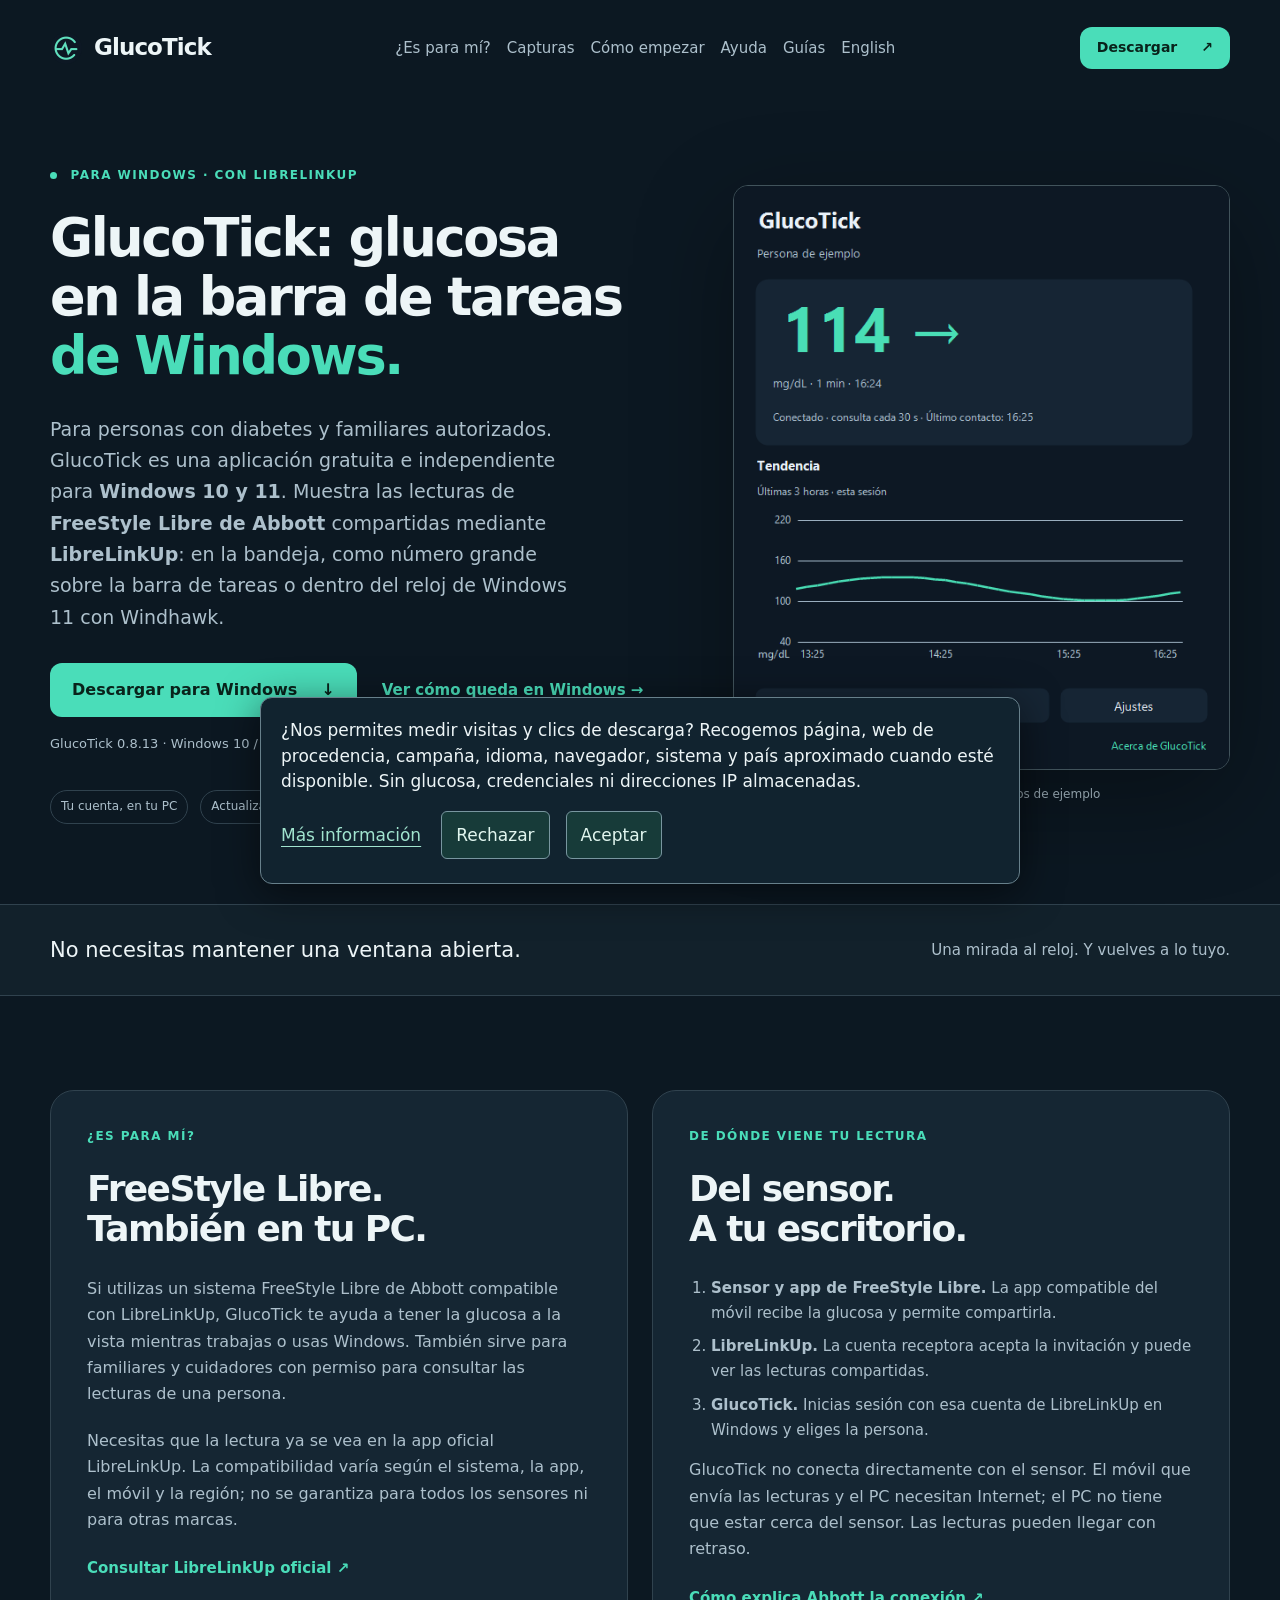
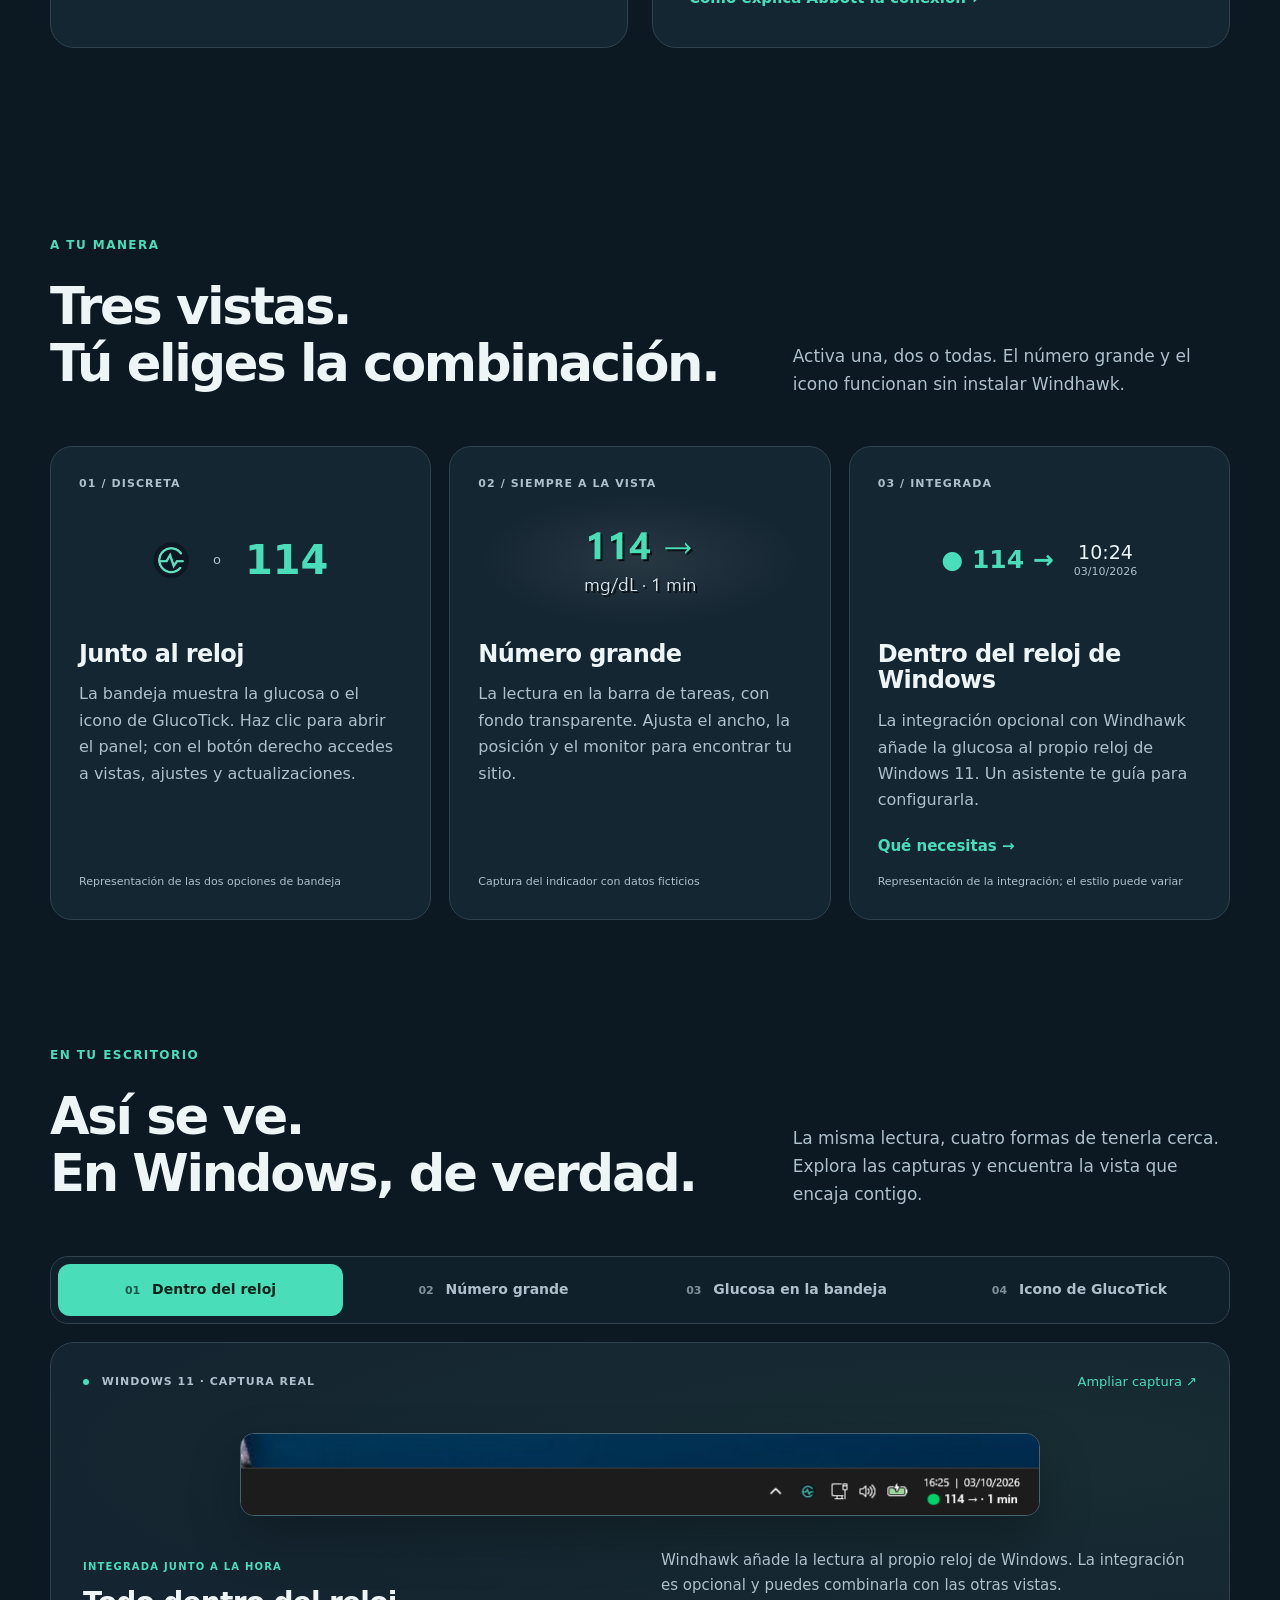
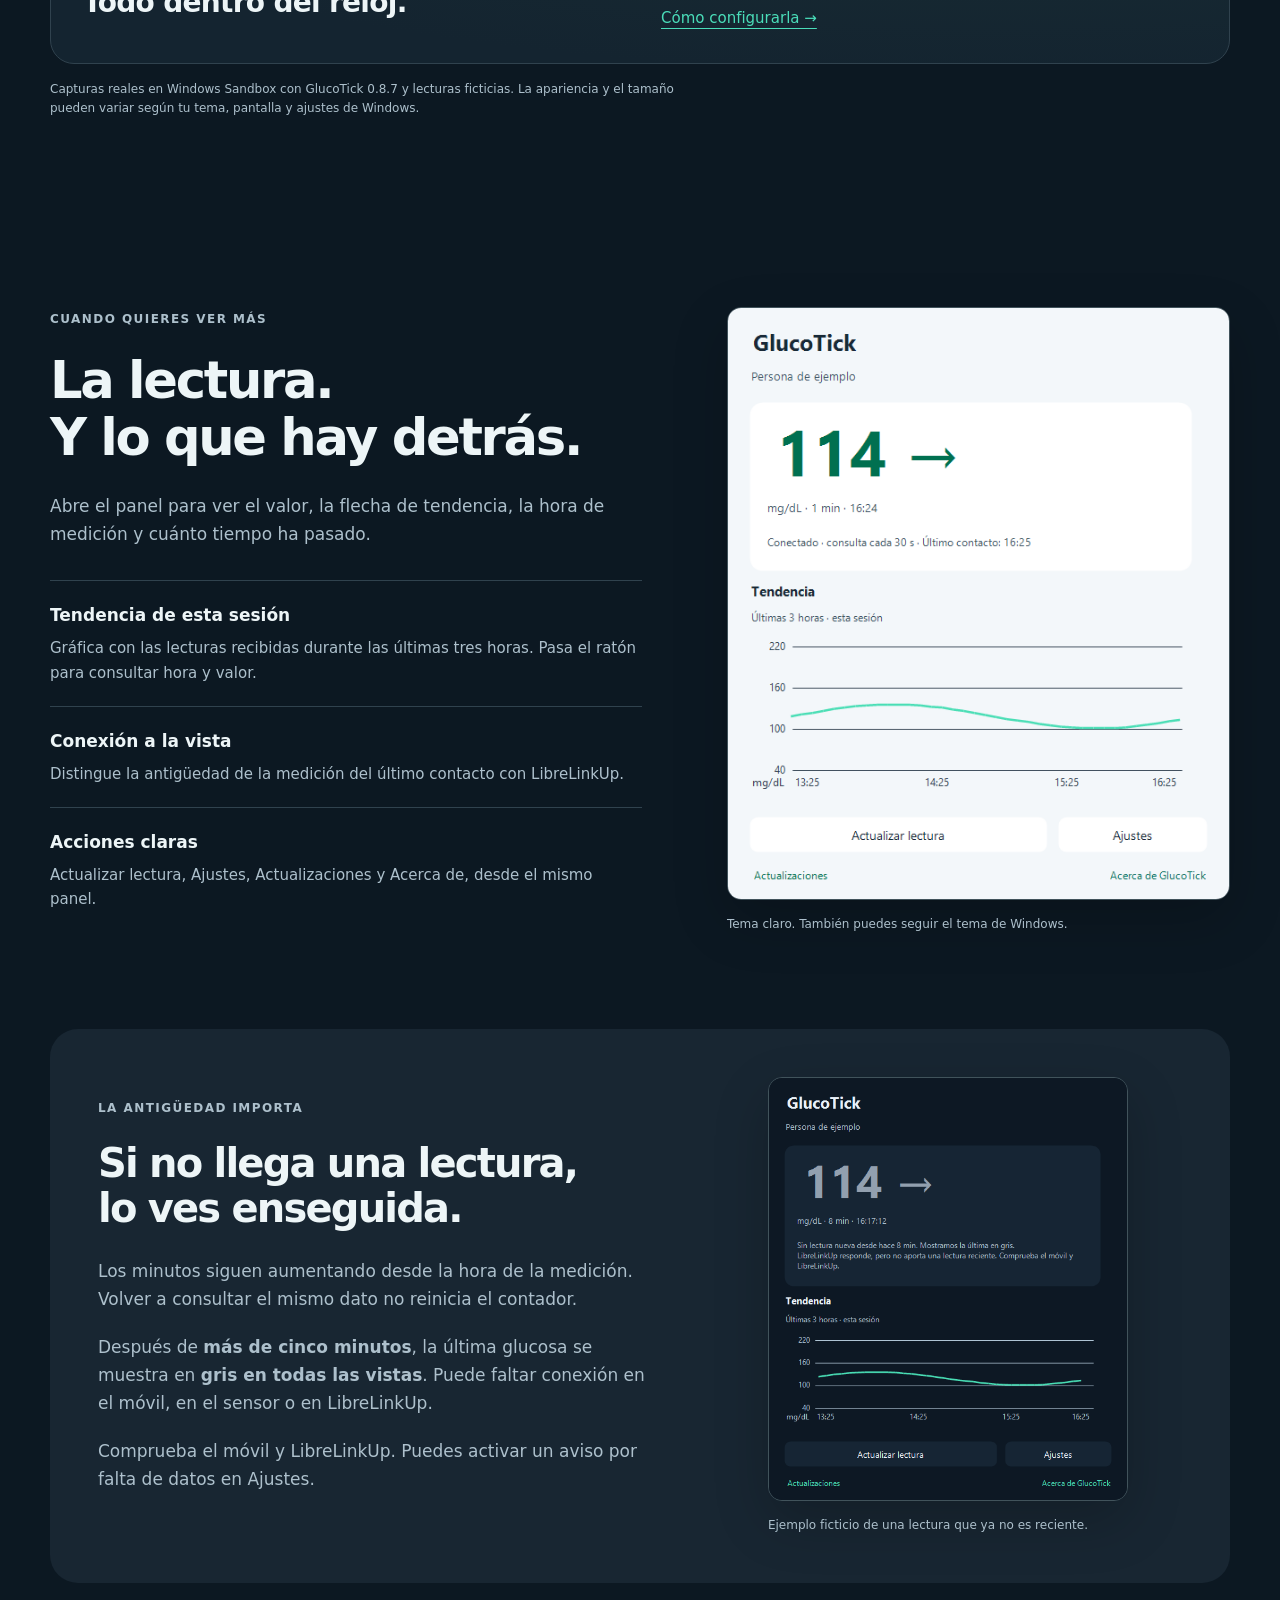
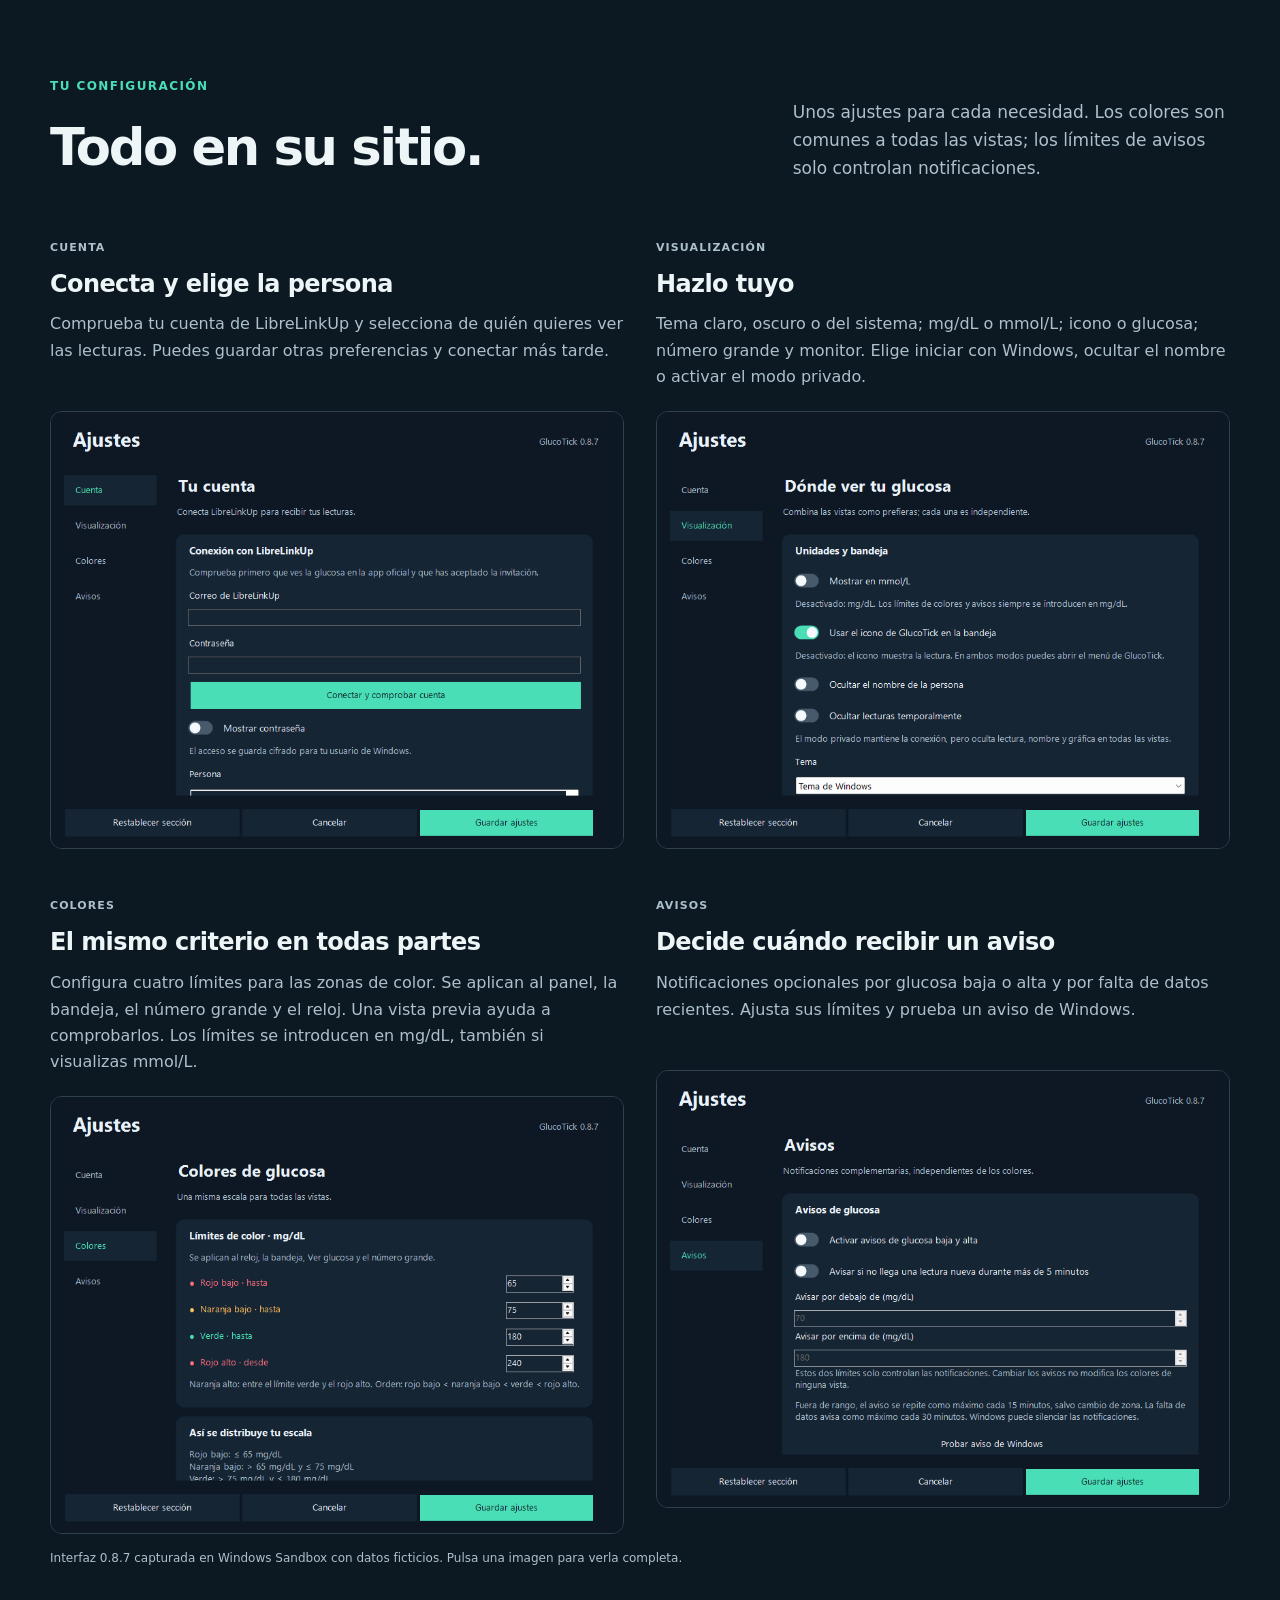
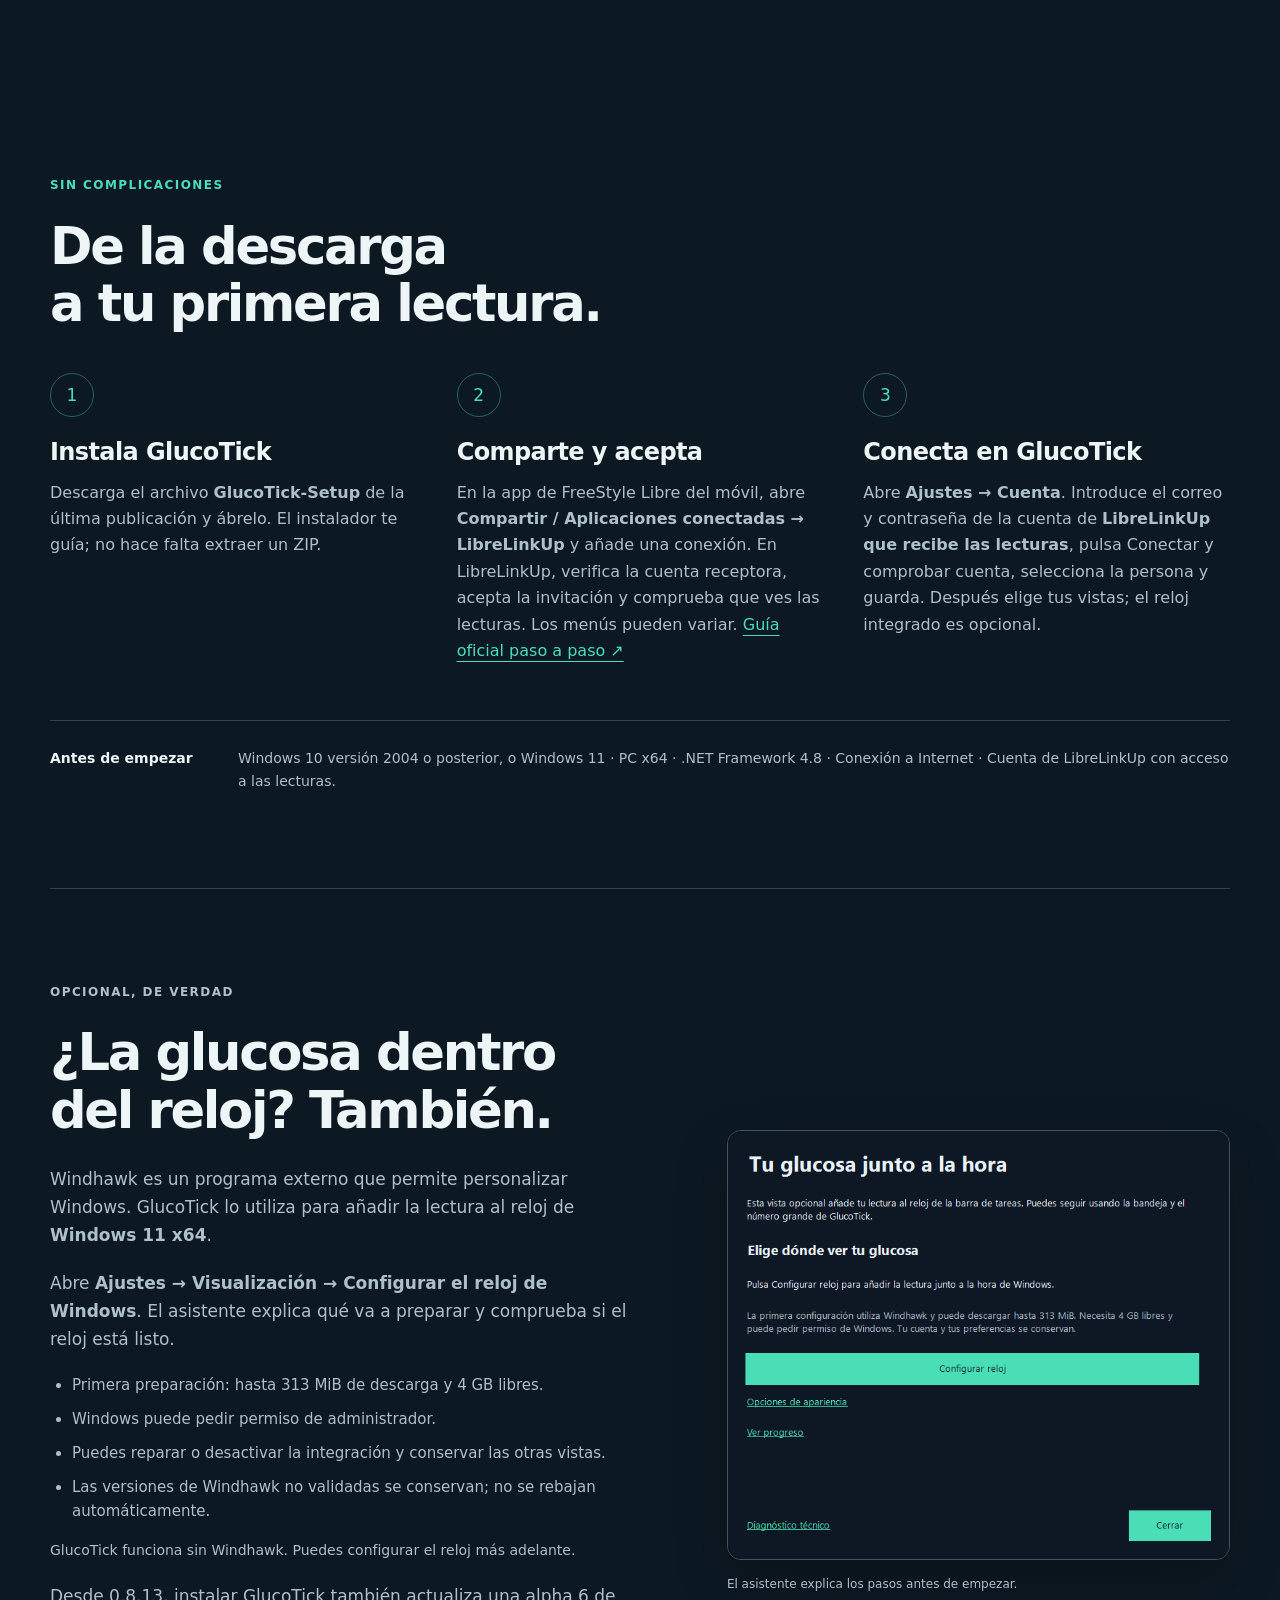
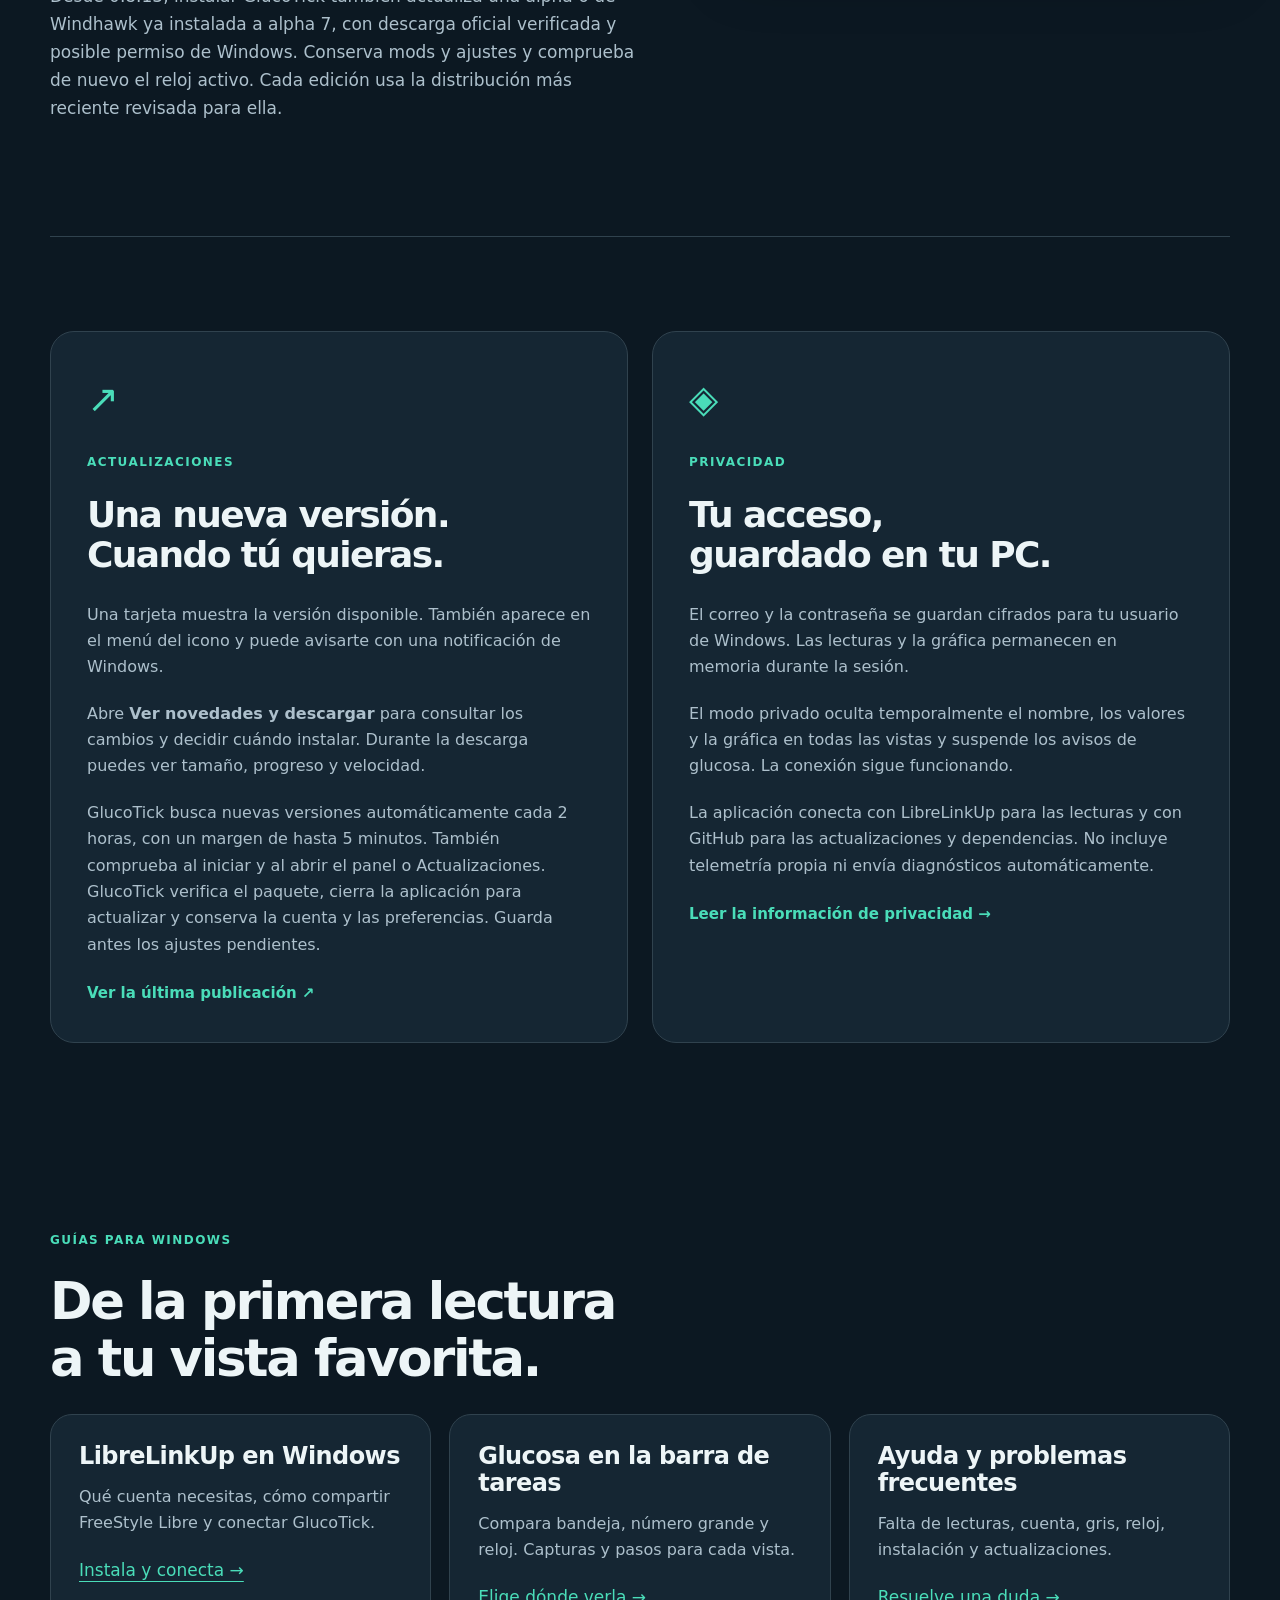
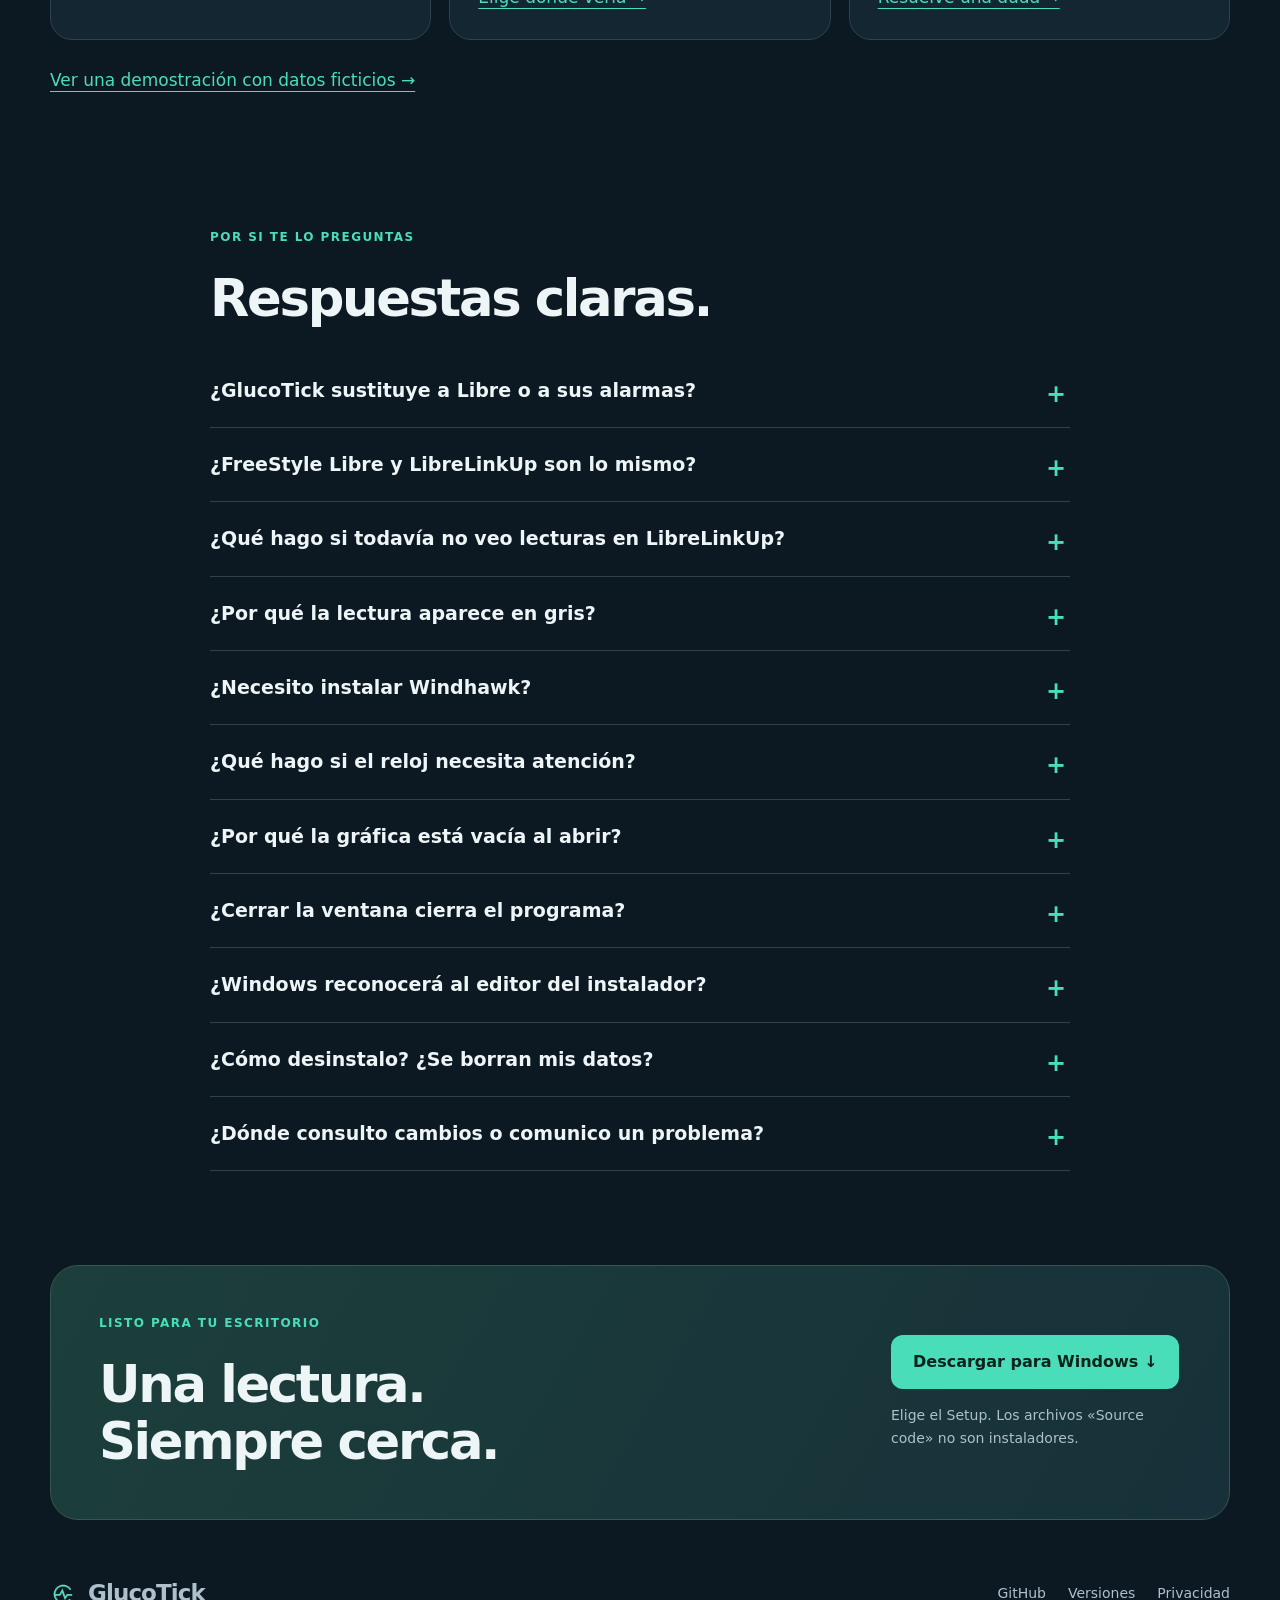
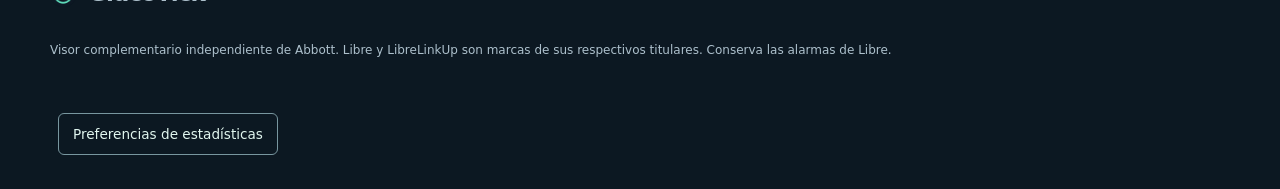
<file: docs/index.html>
<!doctype html>
<html lang="es"><head><meta charset="utf-8"><meta name="viewport" content="width=device-width,initial-scale=1"><meta name="description" content="Consulta en Windows las lecturas compartidas de FreeStyle Libre mediante LibreLinkUp. GlucoTick muestra glucosa, tendencia y antigüedad junto al reloj."><meta name="theme-color" content="#0c1822"><link rel="canonical" href="https://tiri14.github.io/glucotick-releases/"><meta property="og:type" content="website"><meta property="og:locale" content="es_ES"><meta property="og:title" content="GlucoTick: glucosa en la barra de tareas de Windows"><meta property="og:description" content="Tus lecturas de FreeStyle Libre de Abbott en Windows, a través de LibreLinkUp. Un visor independiente para acompañar tu día a día."><meta property="og:url" content="https://tiri14.github.io/glucotick-releases/"><title>GlucoTick: glucosa en la barra de tareas de Windows</title><link rel="icon" href="assets/icon.png?v=2"><link rel="stylesheet" href="styles.css"><script src="app.js" defer></script><link rel="alternate" hreflang="es" href="https://tiri14.github.io/glucotick-releases/"><link rel="alternate" hreflang="en" href="https://tiri14.github.io/glucotick-releases/en/"><link rel="alternate" hreflang="x-default" href="https://tiri14.github.io/glucotick-releases/"><meta property="og:image" content="https://tiri14.github.io/glucotick-releases/assets/panel-dark.png"><meta property="og:image:alt" content="Panel de GlucoTick con datos ficticios"><meta name="twitter:card" content="summary_large_image"><script type="application/ld+json">{"@context":"https://schema.org","@type":"SoftwareApplication","@id":"https://tiri14.github.io/glucotick-releases/#software","name":"GlucoTick","url":"https://tiri14.github.io/glucotick-releases/","description":"Visor complementario gratuito para consultar glucosa compartida de LibreLinkUp en la barra de tareas de Windows.","operatingSystem":"Windows 10 2004+ / Windows 11, x64","applicationCategory":"HealthApplication","softwareVersion":"0.8.13","inLanguage":"es","downloadUrl":"https://github.com/tiri14/glucotick-releases/releases/latest","image":"https://tiri14.github.io/glucotick-releases/assets/panel-dark.png","screenshot":["https://tiri14.github.io/glucotick-releases/assets/windows-reloj-integrado.png","https://tiri14.github.io/glucotick-releases/assets/windows-numero-grande.png","https://tiri14.github.io/glucotick-releases/assets/windows-bandeja-glucosa.png"],"isAccessibleForFree":true,"offers":{"@type":"Offer","price":"0","priceCurrency":"EUR"}}</script><meta name="google-site-verification" content="NPuLLoEbjzZInAn9EcNoolkDXoaoFBTy5Hxaxpm5AkI"><script src="analytics.js" defer></script></head>
<body><a class="skip" href="#contenido">Saltar al contenido</a>
<header class="header wrap"><a class="brand" href="#" aria-label="GlucoTick, inicio"><img src="assets/icon.png?v=2" width="32" height="32" alt="">GlucoTick</a><nav aria-label="Principal"><a href="#compatibilidad">¿Es para mí?</a><a href="#en-windows">Capturas</a><a href="#empezar">Cómo empezar</a><a href="ayuda.html">Ayuda</a><a href="#guias">Guías</a><a href="en/" lang="en">English</a></nav><a class="button small download" href="https://github.com/tiri14/glucotick-releases/releases/latest">Descargar <span aria-hidden="true">↗</span></a></header>
<main id="contenido">
<section class="hero wrap"><div class="hero-copy"><p class="eyebrow"><span class="dot"></span> PARA WINDOWS · CON LIBRELINKUP</p><h1>GlucoTick: glucosa<br>en la barra de tareas<br><em>de Windows.</em></h1><p class="lead">Para personas con diabetes y familiares autorizados. GlucoTick es una aplicación gratuita e independiente para <strong>Windows 10 y 11</strong>. Muestra las lecturas de <strong>FreeStyle Libre de Abbott</strong> compartidas mediante <strong>LibreLinkUp</strong>: en la bandeja, como número grande sobre la barra de tareas o dentro del reloj de Windows 11 con Windhawk.</p><div class="actions"><a class="button download" href="https://github.com/tiri14/glucotick-releases/releases/latest">Descargar para Windows <span aria-hidden="true">↓</span></a><a class="text-link" href="#en-windows">Ver cómo queda en Windows →</a></div><p class="download-info" id="release-info">GlucoTick 0.8.13 · Windows 10 / 11 · x64 · Descarga gratuita</p><div class="hero-facts"><span>Tu cuenta, en tu PC</span><span>Actualiza cuando quieras</span><span>Elige dónde verlo</span></div></div><figure class="hero-image"><div class="image-glow"></div><img src="assets/panel-dark.png" width="560" height="660" alt="Panel de GlucoTick con una lectura ficticia de 114 mg/dL, antigüedad, conexión y gráfica de tendencia" fetchpriority="high"><figcaption>Interfaz real · datos ficticios de ejemplo</figcaption></figure></section>
<section class="intro-band"><div class="wrap"><p>No necesitas mantener una ventana abierta.</p><span>Una mirada al reloj. Y vuelves a lo tuyo.</span></div></section>
<section id="compatibilidad" class="section wrap two-cards" aria-labelledby="compatibility-title">
<article class="info-card"><p class="eyebrow">¿ES PARA MÍ?</p><h2 id="compatibility-title">FreeStyle Libre.<br>También en tu PC.</h2><p>Si utilizas un sistema FreeStyle Libre de Abbott compatible con LibreLinkUp, GlucoTick te ayuda a tener la glucosa a la vista mientras trabajas o usas Windows. También sirve para familiares y cuidadores con permiso para consultar las lecturas de una persona.</p><p>Necesitas que la lectura ya se vea en la app oficial LibreLinkUp. La compatibilidad varía según el sistema, la app, el móvil y la región; no se garantiza para todos los sensores ni para otras marcas.</p><a class="text-link" href="https://www.librelinkup.com/">Consultar LibreLinkUp oficial ↗</a></article>
<article class="info-card"><p class="eyebrow">DE DÓNDE VIENE TU LECTURA</p><h2>Del sensor.<br>A tu escritorio.</h2><ol class="plain-list"><li><strong>Sensor y app de FreeStyle Libre.</strong> La app compatible del móvil recibe la glucosa y permite compartirla.</li><li><strong>LibreLinkUp.</strong> La cuenta receptora acepta la invitación y puede ver las lecturas compartidas.</li><li><strong>GlucoTick.</strong> Inicias sesión con esa cuenta de LibreLinkUp en Windows y eliges la persona.</li></ol><p>GlucoTick no conecta directamente con el sensor. El móvil que envía las lecturas y el PC necesitan Internet; el PC no tiene que estar cerca del sensor. Las lecturas pueden llegar con retraso.</p><a class="text-link" href="https://pro.freestyle.abbott/es-es/bienvenida/sistema-freestyle-libre/digital-health-solutions/libreview/conexion-remota.html">Cómo explica Abbott la conexión ↗</a></article>
</section>
<section id="vistas" class="section wrap"><div class="section-top"><div><p class="eyebrow">A TU MANERA</p><h2>Tres vistas.<br>Tú eliges la combinación.</h2></div><p>Activa una, dos o todas. El número grande y el icono funcionan sin instalar Windhawk.</p></div><div class="view-grid">
<article class="view-card"><span class="card-index">01 / DISCRETA</span><div class="tray-demo" aria-label="Representación del icono en la bandeja"><img src="assets/icon.png?v=2" width="36" height="36" alt="Icono de GlucoTick"><span class="or">o</span><strong>114</strong></div><h3>Junto al reloj</h3><p>La bandeja muestra la glucosa o el icono de GlucoTick. Haz clic para abrir el panel; con el botón derecho accedes a vistas, ajustes y actualizaciones.</p><small>Representación de las dos opciones de bandeja</small></article>
<article class="view-card"><span class="card-index">02 / SIEMPRE A LA VISTA</span><div class="taskbar-demo"><img src="assets/barra.png" width="208" height="76" alt="Número grande de 114 y flecha horizontal, con unidad y antigüedad sobre fondo transparente"></div><h3>Número grande</h3><p>La lectura en la barra de tareas, con fondo transparente. Ajusta el ancho, la posición y el monitor para encontrar tu sitio.</p><small>Captura del indicador con datos ficticios</small></article>
<article class="view-card"><span class="card-index">03 / INTEGRADA</span><div class="clock-demo" aria-label="Representación de la lectura integrada en el reloj"><span class="clock-reading">● 114 →</span><span>10:24<br><small>03/10/2026</small></span></div><h3>Dentro del reloj de Windows</h3><p>La integración opcional con Windhawk añade la glucosa al propio reloj de Windows 11. Un asistente te guía para configurarla.</p><a class="text-link" href="#reloj">Qué necesitas →</a><small>Representación de la integración; el estilo puede variar</small></article></div></section>
<section id="en-windows" class="section wrap native-gallery" aria-labelledby="gallery-title">
  <div class="section-top"><div><p class="eyebrow">EN TU ESCRITORIO</p><h2 id="gallery-title">Así se ve.<br>En Windows, de verdad.</h2></div><p>La misma lectura, cuatro formas de tenerla cerca. Explora las capturas y encuentra la vista que encaja contigo.</p></div>
  <div class="gallery-tabs" role="tablist" aria-label="Vistas reales de GlucoTick" hidden>
    <button id="tab-clock" type="button" role="tab" aria-controls="shot-clock" aria-selected="true" tabindex="0"><span aria-hidden="true">01</span> Dentro del reloj</button>
    <button id="tab-large" type="button" role="tab" aria-controls="shot-large" aria-selected="false" tabindex="-1"><span aria-hidden="true">02</span> Número grande</button>
    <button id="tab-tray" type="button" role="tab" aria-controls="shot-tray" aria-selected="false" tabindex="-1"><span aria-hidden="true">03</span> Glucosa en la bandeja</button>
    <button id="tab-icon" type="button" role="tab" aria-controls="shot-icon" aria-selected="false" tabindex="-1"><span aria-hidden="true">04</span> Icono de GlucoTick</button>
  </div>
  <div class="gallery-stage">
    <figure id="shot-clock" class="native-shot" aria-labelledby="tab-clock">
      <div class="capture-heading"><span><i></i> WINDOWS 11 · CAPTURA REAL</span><a href="assets/windows-reloj-integrado.png" target="_blank" rel="noopener">Ampliar captura ↗</a></div>
      <a class="capture-image" href="assets/windows-reloj-integrado.png" target="_blank" rel="noopener" aria-label="Ampliar la captura real del reloj integrado"><img src="assets/windows-reloj-integrado.png" width="800" height="82" alt="Reloj real de Windows 11 con la integración Windhawk de GlucoTick: hora, fecha y lectura ficticia de 114 con indicador de color, tendencia y antigüedad" loading="lazy"></a>
      <figcaption><div><span class="eyebrow">INTEGRADA JUNTO A LA HORA</span><h3>Todo dentro del reloj.</h3></div><p>Windhawk añade la lectura al propio reloj de Windows. La integración es opcional y puedes combinarla con las otras vistas. <a href="#reloj">Cómo configurarla →</a></p></figcaption>
    </figure>
    <figure id="shot-large" class="native-shot" aria-labelledby="tab-large">
      <div class="capture-heading"><span><i></i> WINDOWS 11 · CAPTURA REAL</span><a href="assets/windows-numero-grande.png" target="_blank" rel="noopener">Ampliar captura ↗</a></div>
      <a class="capture-image" href="assets/windows-numero-grande.png" target="_blank" rel="noopener" aria-label="Ampliar la captura real del número grande"><img src="assets/windows-numero-grande.png" width="800" height="82" alt="Lectura grande de 114 con flecha horizontal, mg/dL y un minuto, sobre el fondo real y transparente de la barra de Windows 11" loading="lazy"></a>
      <figcaption><div><span class="eyebrow">MÁS FÁCIL DE LEER</span><h3>Glucosa, tendencia y antigüedad.</h3></div><p>El número grande se coloca sobre la barra, sin un recuadro de fondo. Puedes ajustar el ancho, la posición y el monitor. Funciona sin Windhawk.</p></figcaption>
    </figure>
    <figure id="shot-tray" class="native-shot" aria-labelledby="tab-tray">
      <div class="capture-heading"><span><i></i> WINDOWS 11 · CAPTURA REAL</span><a href="assets/windows-bandeja-glucosa.png" target="_blank" rel="noopener">Ampliar captura ↗</a></div>
      <a class="capture-image" href="assets/windows-bandeja-glucosa.png" target="_blank" rel="noopener" aria-label="Ampliar la captura real de la glucosa en la bandeja"><img src="assets/windows-bandeja-glucosa.png" width="800" height="82" alt="Barra de tareas real de Windows 11: el icono de GlucoTick muestra 114 junto a los iconos del sistema y el reloj" loading="lazy"></a>
      <figcaption><div><span class="eyebrow">DISCRETA Y DIRECTA</span><h3>El valor, en el icono.</h3></div><p>La glucosa ocupa el lugar del icono de GlucoTick en la bandeja. Una opción pequeña para consultar la lectura mientras trabajas.</p></figcaption>
    </figure>
    <figure id="shot-icon" class="native-shot" aria-labelledby="tab-icon">
      <div class="capture-heading"><span><i></i> WINDOWS 11 · CAPTURA REAL</span><a href="assets/windows-bandeja-icono.png" target="_blank" rel="noopener">Ampliar captura ↗</a></div>
      <a class="capture-image" href="assets/windows-bandeja-icono.png" target="_blank" rel="noopener" aria-label="Ampliar la captura real del icono de GlucoTick"><img src="assets/windows-bandeja-icono.png" width="800" height="82" alt="El icono circular de GlucoTick aparece en la bandeja real de Windows 11, junto a los iconos del sistema" loading="lazy"></a>
      <figcaption><div><span class="eyebrow">TU ACCESO A LA APLICACIÓN</span><h3>Solo el icono, si lo prefieres.</h3></div><p>Si ya ves la lectura en grande o dentro del reloj, puedes dejar aquí el icono de GlucoTick. Mantienes el acceso al panel y al menú.</p></figcaption>
    </figure>
  </div>
  <p class="gallery-note">Capturas reales en Windows Sandbox con GlucoTick 0.8.7 y lecturas ficticias. La apariencia y el tamaño pueden variar según tu tema, pantalla y ajustes de Windows.</p>
</section>

<section class="section detail-section wrap"><div class="detail-copy"><p class="eyebrow">CUANDO QUIERES VER MÁS</p><h2>La lectura.<br>Y lo que hay detrás.</h2><p>Abre el panel para ver el valor, la flecha de tendencia, la hora de medición y cuánto tiempo ha pasado.</p><ul class="feature-list"><li><strong>Tendencia de esta sesión</strong><span>Gráfica con las lecturas recibidas durante las últimas tres horas. Pasa el ratón para consultar hora y valor.</span></li><li><strong>Conexión a la vista</strong><span>Distingue la antigüedad de la medición del último contacto con LibreLinkUp.</span></li><li><strong>Acciones claras</strong><span>Actualizar lectura, Ajustes, Actualizaciones y Acerca de, desde el mismo panel.</span></li></ul></div><figure class="screen light-screen"><a href="assets/panel-light.png" target="_blank" rel="noopener" aria-label="Abrir captura del panel en tema claro"><img src="assets/panel-light.png" width="560" height="660" alt="Panel de GlucoTick en tema claro con datos ficticios" loading="lazy"></a><figcaption>Tema claro. También puedes seguir el tema de Windows.</figcaption></figure></section>
<section class="section wrap freshness"><div><p class="eyebrow">LA ANTIGÜEDAD IMPORTA</p><h2>Si no llega una lectura,<br>lo ves enseguida.</h2><p>Los minutos siguen aumentando desde la hora de la medición. Volver a consultar el mismo dato no reinicia el contador.</p><p>Después de <strong>más de cinco minutos</strong>, la última glucosa se muestra en <strong>gris en todas las vistas</strong>. Puede faltar conexión en el móvil, en el sensor o en LibreLinkUp.</p><p>Comprueba el móvil y LibreLinkUp. Puedes activar un aviso por falta de datos en Ajustes.</p></div><figure class="screen stale-screen"><a href="assets/lectura-antigua.png" target="_blank" rel="noopener"><img src="assets/lectura-antigua.png" width="560" height="660" alt="Ejemplo ficticio: 114 en gris, 8 minutos de antigüedad y mensaje de falta de una lectura reciente" loading="lazy"></a><figcaption>Ejemplo ficticio de una lectura que ya no es reciente.</figcaption></figure></section>
<section id="ajustes" class="section wrap"><div class="section-top"><div><p class="eyebrow">TU CONFIGURACIÓN</p><h2>Todo en su sitio.</h2></div><p>Unos ajustes para cada necesidad. Los colores son comunes a todas las vistas; los límites de avisos solo controlan notificaciones.</p></div><div class="settings-grid">
<article><span class="card-index">CUENTA</span><h3>Conecta y elige la persona</h3><p>Comprueba tu cuenta de LibreLinkUp y selecciona de quién quieres ver las lecturas. Puedes guardar otras preferencias y conectar más tarde.</p><a href="assets/ajustes-0.png" target="_blank" rel="noopener"><img src="assets/ajustes-0.png" width="840" height="640" alt="Ajustes de cuenta con correo y contraseña vacíos" loading="lazy"></a></article>
<article><span class="card-index">VISUALIZACIÓN</span><h3>Hazlo tuyo</h3><p>Tema claro, oscuro o del sistema; mg/dL o mmol/L; icono o glucosa; número grande y monitor. Elige iniciar con Windows, ocultar el nombre o activar el modo privado.</p><a href="assets/ajustes-1.png" target="_blank" rel="noopener"><img src="assets/ajustes-1.png" width="840" height="640" alt="Ajustes de unidades, tema, privacidad y formas de mostrar la glucosa" loading="lazy"></a></article>
<article><span class="card-index">COLORES</span><h3>El mismo criterio en todas partes</h3><p>Configura cuatro límites para las zonas de color. Se aplican al panel, la bandeja, el número grande y el reloj. Una vista previa ayuda a comprobarlos. Los límites se introducen en mg/dL, también si visualizas mmol/L.</p><a href="assets/ajustes-2.png" target="_blank" rel="noopener"><img src="assets/ajustes-2.png" width="840" height="640" alt="Ajustes con cuatro límites de color y vista previa" loading="lazy"></a></article>
<article><span class="card-index">AVISOS</span><h3>Decide cuándo recibir un aviso</h3><p>Notificaciones opcionales por glucosa baja o alta y por falta de datos recientes. Ajusta sus límites y prueba un aviso de Windows.</p><a href="assets/ajustes-3.png" target="_blank" rel="noopener"><img src="assets/ajustes-3.png" width="840" height="640" alt="Ajustes de avisos, falta de datos y prueba de notificación" loading="lazy"></a></article></div><p class="caption">Interfaz 0.8.7 capturada en Windows Sandbox con datos ficticios. Pulsa una imagen para verla completa.</p></section>
<section id="empezar" class="section wrap"><p class="eyebrow">SIN COMPLICACIONES</p><h2>De la descarga<br>a tu primera lectura.</h2><ol class="steps"><li><span>1</span><h3>Instala GlucoTick</h3><p>Descarga el archivo <strong>GlucoTick-Setup</strong> de la última publicación y ábrelo. El instalador te guía; no hace falta extraer un ZIP.</p></li><li><span>2</span><h3>Comparte y acepta</h3><p>En la app de FreeStyle Libre del móvil, abre <strong>Compartir / Aplicaciones conectadas → LibreLinkUp</strong> y añade una conexión. En LibreLinkUp, verifica la cuenta receptora, acepta la invitación y comprueba que ves las lecturas. Los menús pueden variar. <a href="https://www.librelinkup.com/articles/getting-started">Guía oficial paso a paso ↗</a></p></li><li><span>3</span><h3>Conecta en GlucoTick</h3><p>Abre <strong>Ajustes → Cuenta</strong>. Introduce el correo y contraseña de la cuenta de <strong>LibreLinkUp que recibe las lecturas</strong>, pulsa Conectar y comprobar cuenta, selecciona la persona y guarda. Después elige tus vistas; el reloj integrado es opcional.</p></li></ol><div class="requirements"><strong>Antes de empezar</strong><p>Windows 10 versión 2004 o posterior, o Windows 11 · PC x64 · .NET Framework 4.8 · Conexión a Internet · Cuenta de LibreLinkUp con acceso a las lecturas.</p></div></section>
<section id="reloj" class="section wrap clock-section"><div><p class="eyebrow">OPCIONAL, DE VERDAD</p><h2>¿La glucosa dentro<br>del reloj? También.</h2><p>Windhawk es un programa externo que permite personalizar Windows. GlucoTick lo utiliza para añadir la lectura al reloj de <strong>Windows 11 x64</strong>.</p><p>Abre <strong>Ajustes → Visualización → Configurar el reloj de Windows</strong>. El asistente explica qué va a preparar y comprueba si el reloj está listo.</p><ul class="plain-list"><li>Primera preparación: hasta 313 MiB de descarga y 4 GB libres.</li><li>Windows puede pedir permiso de administrador.</li><li>Puedes reparar o desactivar la integración y conservar las otras vistas.</li><li>Las versiones de Windhawk no validadas se conservan; no se rebajan automáticamente.</li></ul><p class="muted">GlucoTick funciona sin Windhawk. Puedes configurar el reloj más adelante.</p><p>Desde 0.8.13, instalar GlucoTick también actualiza una alpha 6 de Windhawk ya instalada a alpha 7, con descarga oficial verificada y posible permiso de Windows. Conserva mods y ajustes y comprueba de nuevo el reloj activo. Cada edición usa la distribución más reciente revisada para ella.</p></div><figure class="screen"><a href="assets/reloj-configurar.png" target="_blank" rel="noopener"><img src="assets/reloj-configurar.png" width="690" height="590" alt="Asistente real que explica la integración opcional del reloj y sus requisitos" loading="lazy"></a><figcaption>El asistente explica los pasos antes de empezar.</figcaption></figure></section>
<section class="section wrap two-cards"><article class="info-card"><span class="symbol" aria-hidden="true">↗</span><p class="eyebrow">ACTUALIZACIONES</p><h2>Una nueva versión.<br>Cuando tú quieras.</h2><p>Una tarjeta muestra la versión disponible. También aparece en el menú del icono y puede avisarte con una notificación de Windows.</p><p>Abre <strong>Ver novedades y descargar</strong> para consultar los cambios y decidir cuándo instalar. Durante la descarga puedes ver tamaño, progreso y velocidad.</p><p>GlucoTick busca nuevas versiones automáticamente cada 2 horas, con un margen de hasta 5 minutos. También comprueba al iniciar y al abrir el panel o Actualizaciones. GlucoTick verifica el paquete, cierra la aplicación para actualizar y conserva la cuenta y las preferencias. Guarda antes los ajustes pendientes.</p><a class="text-link" href="https://github.com/tiri14/glucotick-releases/releases/latest">Ver la última publicación ↗</a></article><article class="info-card"><span class="symbol" aria-hidden="true">◈</span><p class="eyebrow">PRIVACIDAD</p><h2>Tu acceso,<br>guardado en tu PC.</h2><p>El correo y la contraseña se guardan cifrados para tu usuario de Windows. Las lecturas y la gráfica permanecen en memoria durante la sesión.</p><p>El modo privado oculta temporalmente el nombre, los valores y la gráfica en todas las vistas y suspende los avisos de glucosa. La conexión sigue funcionando.</p><p>La aplicación conecta con LibreLinkUp para las lecturas y con GitHub para las actualizaciones y dependencias. No incluye telemetría propia ni envía diagnósticos automáticamente.</p><a class="text-link" href="privacidad.html">Leer la información de privacidad →</a></article></section>
<section id="guias" class="section wrap"><p class="eyebrow">GUÍAS PARA WINDOWS</p><h2>De la primera lectura<br>a tu vista favorita.</h2><div class="view-grid"><article class="view-card"><h3>LibreLinkUp en Windows</h3><p>Qué cuenta necesitas, cómo compartir FreeStyle Libre y conectar GlucoTick.</p><a href="librelinkup-windows.html">Instala y conecta →</a></article><article class="view-card"><h3>Glucosa en la barra de tareas</h3><p>Compara bandeja, número grande y reloj. Capturas y pasos para cada vista.</p><a href="glucosa-barra-tareas-windows.html">Elige dónde verla →</a></article><article class="view-card"><h3>Ayuda y problemas frecuentes</h3><p>Falta de lecturas, cuenta, gris, reloj, instalación y actualizaciones.</p><a href="ayuda.html">Resuelve una duda →</a></article></div><p class="guide-demo-link"><a href="demo.html">Ver una demostración con datos ficticios →</a></p></section>
<section id="preguntas" class="section wrap faq"><p class="eyebrow">POR SI TE LO PREGUNTAS</p><h2>Respuestas claras.</h2>
<details><summary>¿GlucoTick sustituye a Libre o a sus alarmas?</summary><p>No. GlucoTick es un visor complementario independiente, no una app oficial de Abbott. No calcula dosis de insulina ni sustituye al sistema FreeStyle Libre, sus alarmas o tu equipo sanitario. Para decisiones de tratamiento consulta tu dispositivo o app principal. Las lecturas compartidas pueden llegar con retraso y Windows puede silenciar los avisos. <a href="https://www.librelinkup.com/">Información oficial de uso de LibreLinkUp ↗</a></p></details>
<details><summary>¿FreeStyle Libre y LibreLinkUp son lo mismo?</summary><p>No. La app compatible de FreeStyle Libre recibe la glucosa del sensor. LibreLinkUp es otra app que permite consultar las lecturas compartidas después de aceptar una invitación. GlucoTick utiliza la cuenta de LibreLinkUp que tiene acceso a esas lecturas; no lee el sensor directamente.</p></details>
<details><summary>¿Qué hago si todavía no veo lecturas en LibreLinkUp?</summary><p>Comprueba que la app de FreeStyle Libre recibe datos del sensor y que el móvil tiene Internet. Revisa que la invitación se envió al correo de tu cuenta LibreLinkUp, verifica ese correo y acepta la invitación y las condiciones en la app oficial. Cuando allí veas la lectura, conecta esa cuenta en GlucoTick. <a href="https://www.librelinkup.com/articles/getting-started">Abrir la guía oficial de conexión ↗</a>.</p></details>
<details><summary>¿Por qué la lectura aparece en gris?</summary><p>Han pasado más de cinco minutos desde la medición. Se conserva el último valor, pero ya no se presenta como reciente. Revisa si LibreLinkUp recibe nuevas lecturas y la conexión del móvil; los minutos siguen aumentando aunque una consulta responda con el mismo dato.</p></details>
<details><summary>¿Necesito instalar Windhawk?</summary><p>Solo para integrar la glucosa dentro del reloj de Windows 11. La bandeja, el panel y el número grande funcionan sin él. Puedes combinar las vistas libremente.</p></details>
<details><summary>¿Qué hago si el reloj necesita atención?</summary><p>Usa <strong>Configurar / reparar el reloj</strong> en el panel o accede desde Visualización. El asistente comprueba la integración y ofrece la acción adecuada. Si Windhawk tiene los mods pausados, reanúdalos allí. Cuando veas <strong>El reloj está listo</strong>, pulsa Listo.</p></details>
<details><summary>¿Por qué la gráfica está vacía al abrir?</summary><p>La gráfica usa las lecturas recibidas en la sesión actual; no descarga un historial completo del sensor. Necesita recibir al menos dos lecturas para dibujar la tendencia. Al salir de GlucoTick, ese historial de sesión se pierde.</p></details>
<details><summary>¿Cerrar la ventana cierra el programa?</summary><p>No. GlucoTick sigue funcionando junto al reloj. Para cerrar el programa, haz clic derecho en el icono y elige <strong>Salir</strong>. Si el icono está escondido, abre la flecha de la bandeja de Windows y arrástralo junto al reloj.</p></details>
<details><summary>¿Windows reconocerá al editor del instalador?</summary><p>Los instaladores actuales no tienen una firma de editor de confianza de Windows. Descarga desde las publicaciones de este repositorio. Cada paquete incluye su SHA-256 para comprobar la integridad; un hash no sustituye a una firma de editor.</p></details>
<details><summary>¿Cómo desinstalo? ¿Se borran mis datos?</summary><p>Usa Aplicaciones instaladas de Windows. El desinstalador permite conservar o borrar la cuenta y los ajustes. La integración del reloj se desactiva; Windhawk no se elimina.</p></details>
<details><summary>¿Dónde consulto cambios o comunico un problema?</summary><p>Consulta las <a href="https://github.com/tiri14/glucotick-releases/releases">notas de las versiones</a> o <a href="https://github.com/tiri14/glucotick-releases/issues">abre una incidencia</a>. Indica la versión y Windows. No incluyas contraseñas, correos, lecturas personales ni registros sin revisar. Acerca de permite copiar un diagnóstico sin datos de cuenta ni de glucosa.</p></details></section>
<section class="final-cta wrap"><div><p class="eyebrow">LISTO PARA TU ESCRITORIO</p><h2>Una lectura.<br>Siempre cerca.</h2></div><div><a class="button download" href="https://github.com/tiri14/glucotick-releases/releases/latest">Descargar para Windows ↓</a><p class="muted">Elige el Setup. Los archivos «Source code» no son instaladores.</p></div></section>
</main><footer class="wrap footer"><a class="brand" href="#"><img src="assets/icon.png?v=2" width="26" height="26" alt="">GlucoTick</a><div><a href="https://github.com/tiri14/glucotick-releases">GitHub</a><a href="https://github.com/tiri14/glucotick-releases/releases">Versiones</a><a href="privacidad.html">Privacidad</a></div><p>Visor complementario independiente de Abbott. Libre y LibreLinkUp son marcas de sus respectivos titulares. Conserva las alarmas de Libre.</p></footer></body></html>
</file>
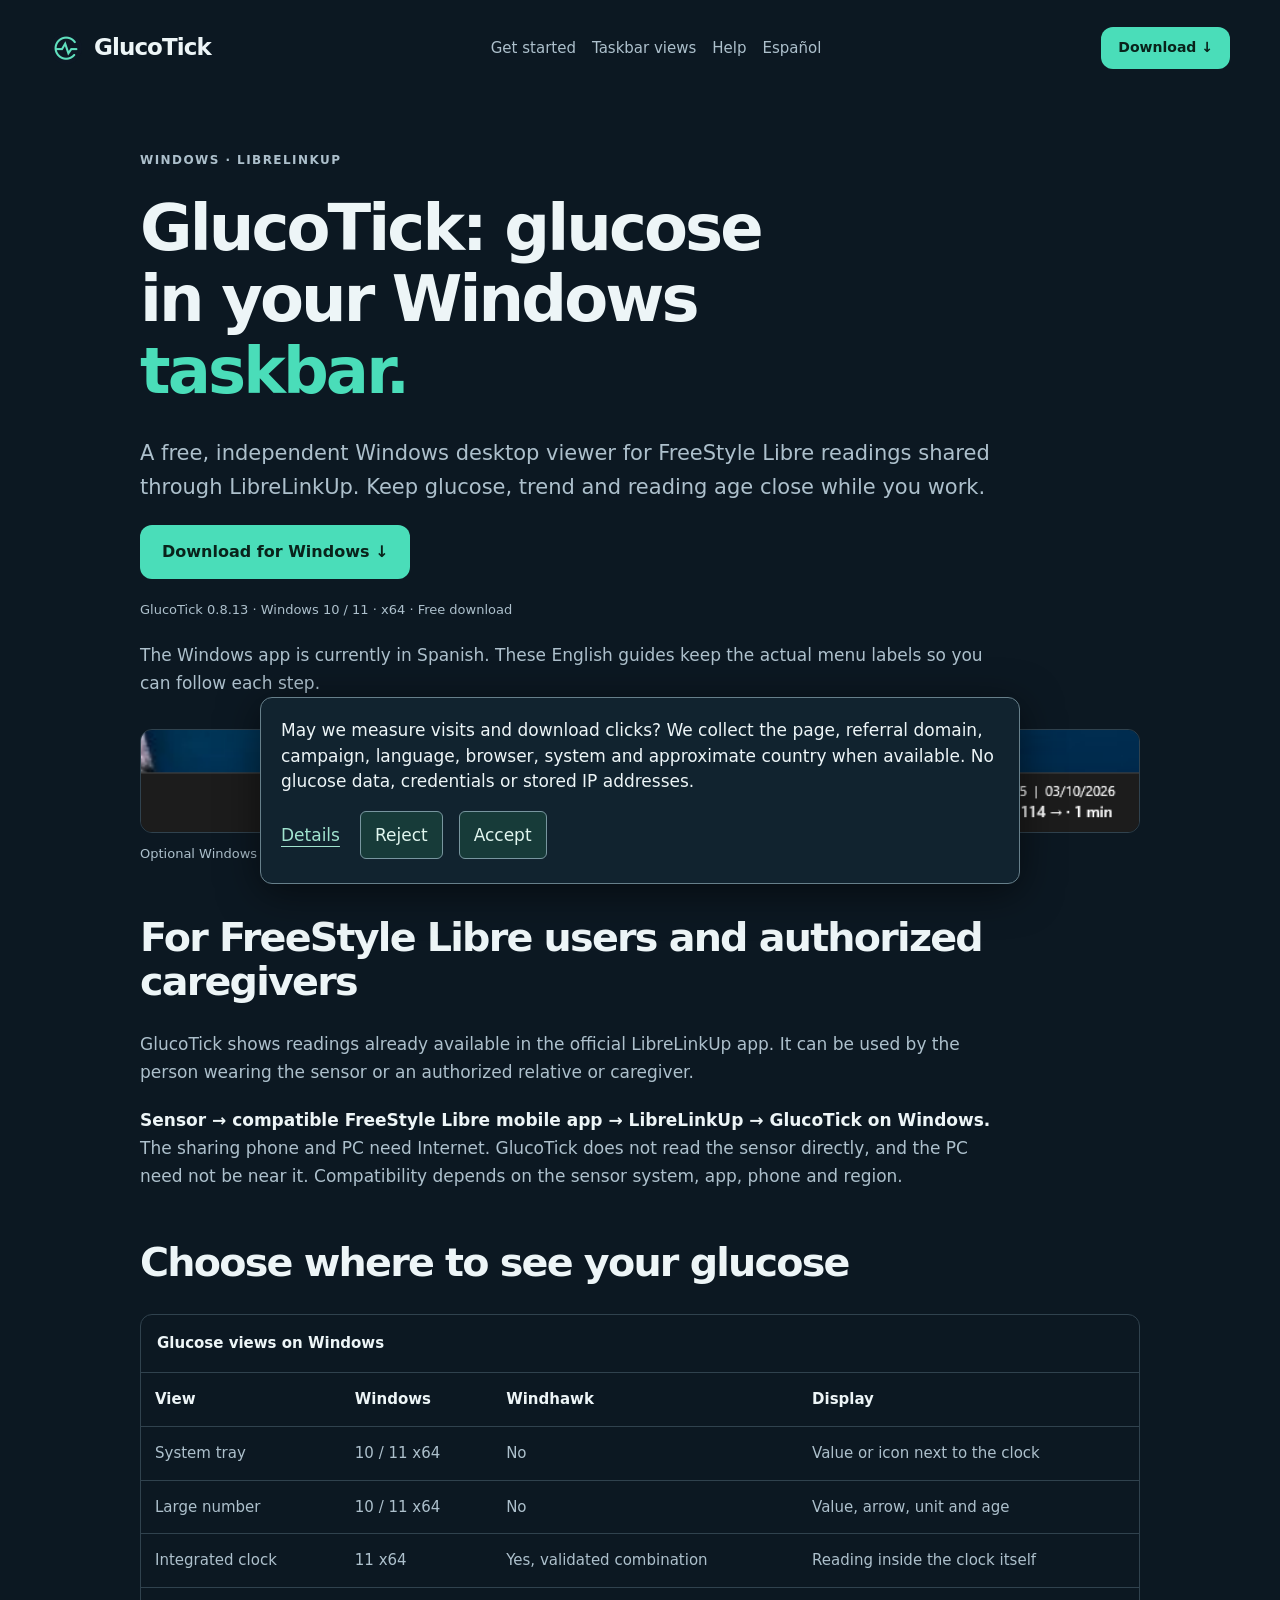
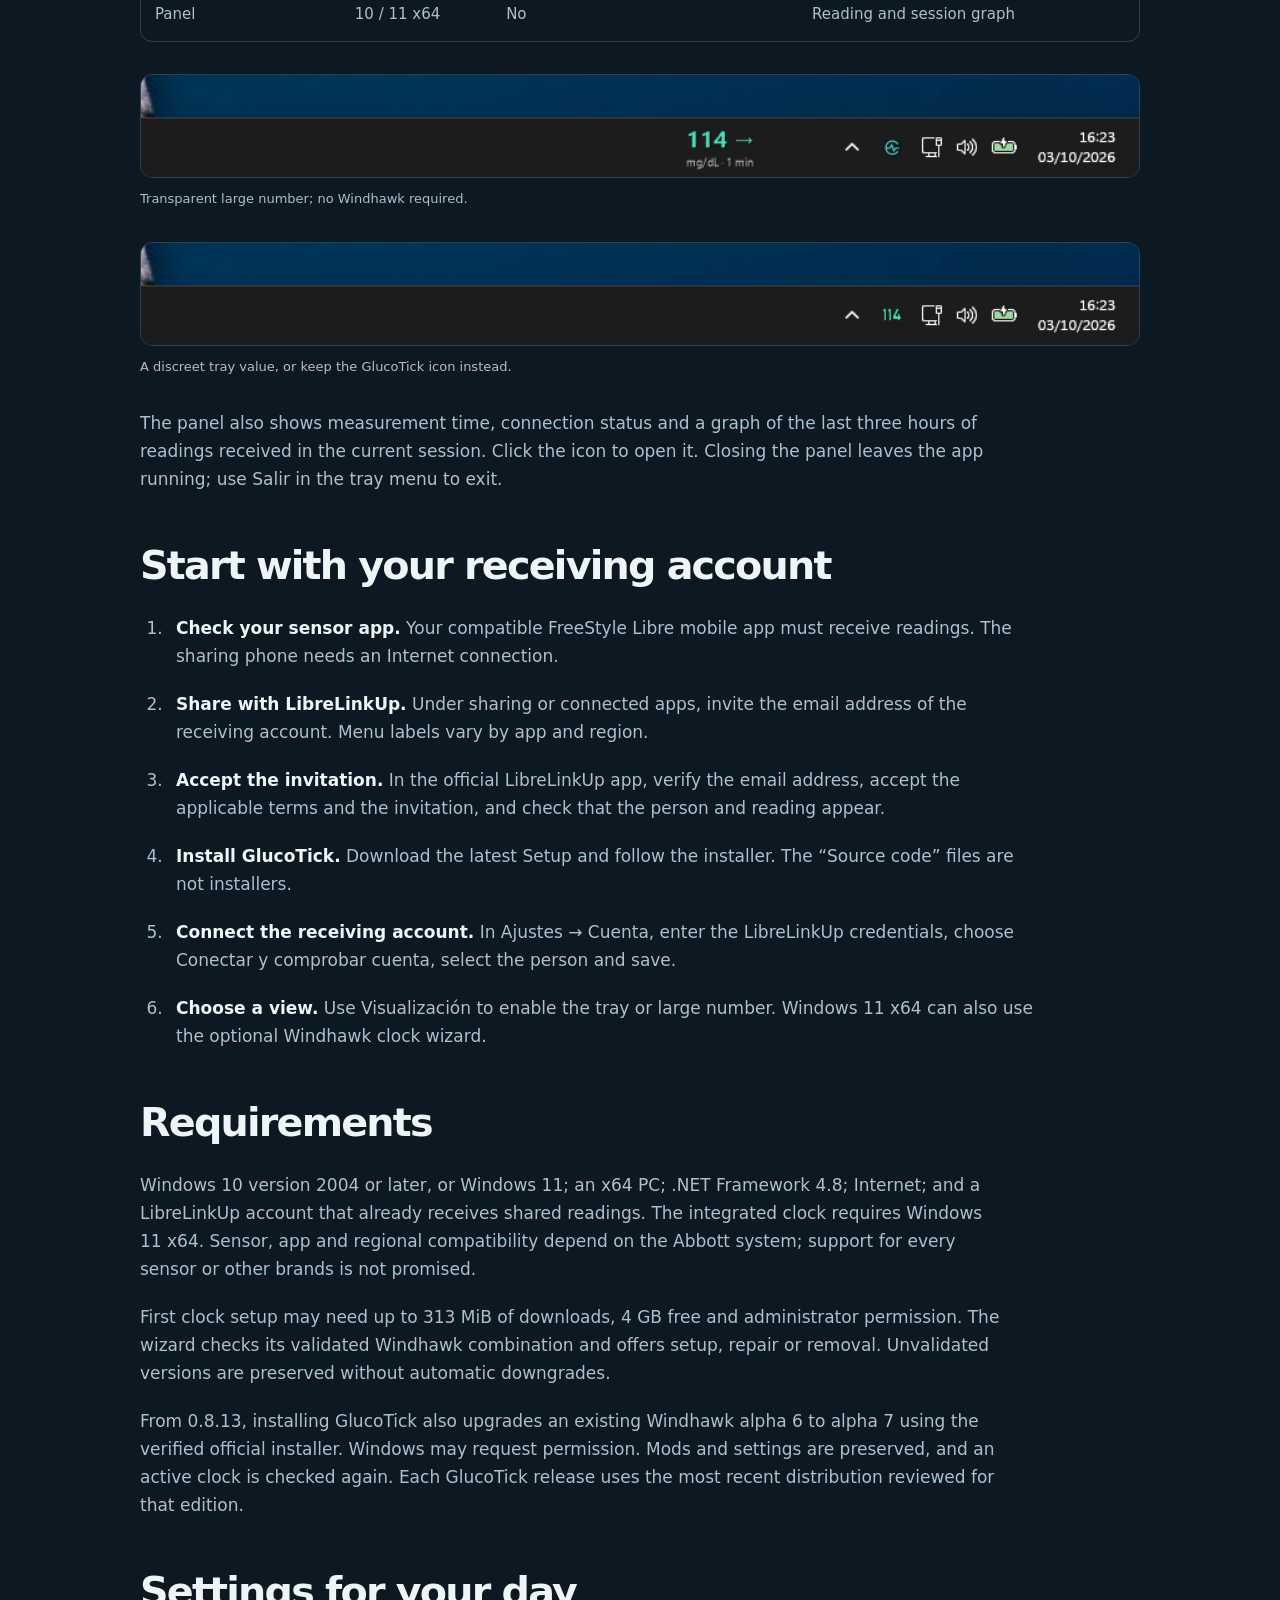
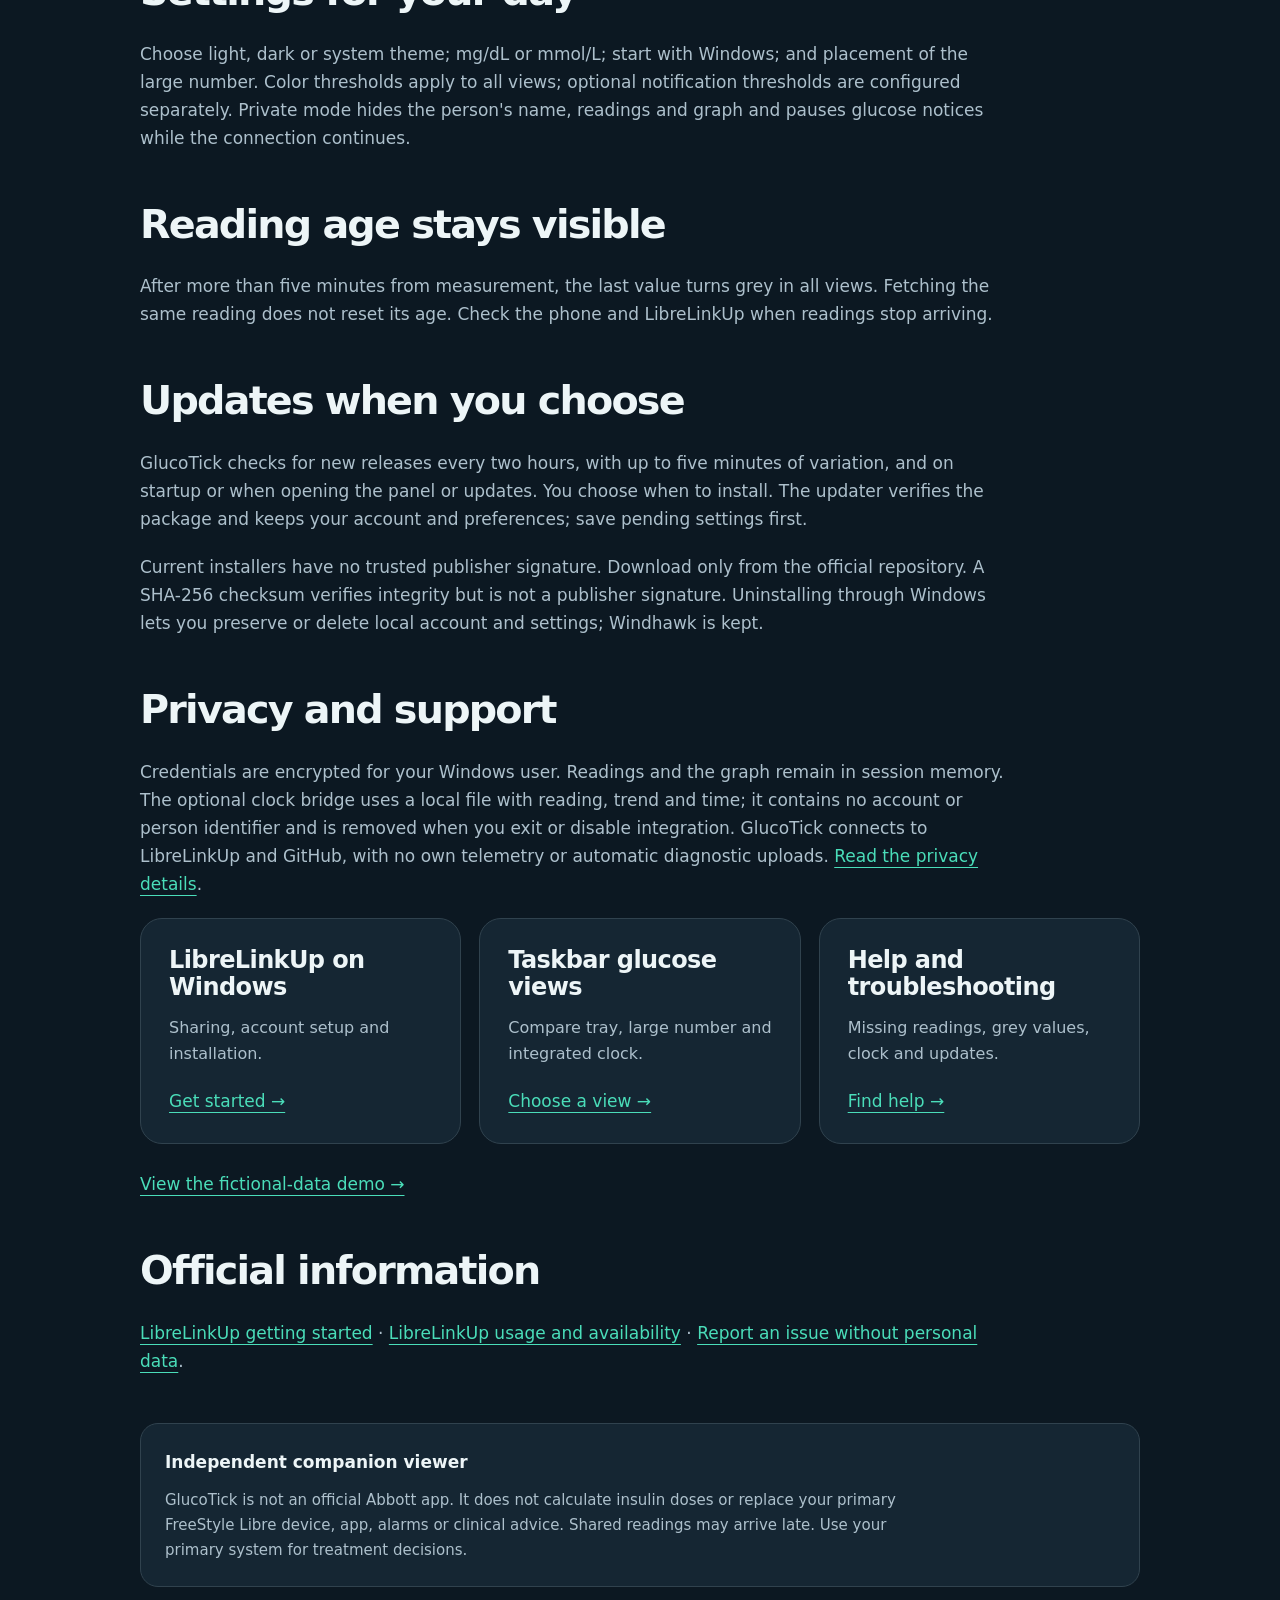
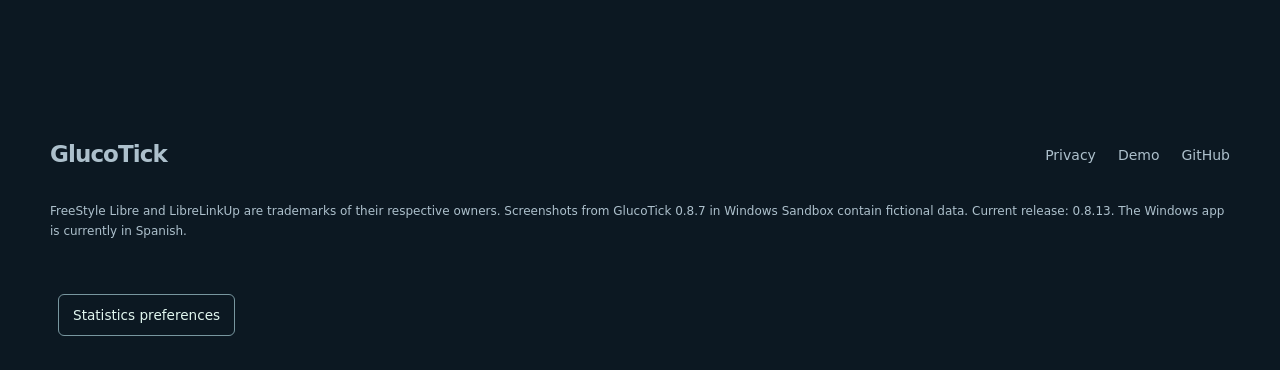
<file: docs/en/index.html>
<!doctype html><html lang="en"><head><meta charset="utf-8"><meta name="viewport" content="width=device-width,initial-scale=1"><title>GlucoTick: glucose in the Windows taskbar with LibreLinkUp</title><meta name="description" content="View shared FreeStyle Libre glucose readings in the Windows taskbar, system tray or clock. Free independent LibreLinkUp viewer for Windows 10 and 11."><link rel="canonical" href="https://tiri14.github.io/glucotick-releases/en/"><link rel="alternate" hreflang="es" href="https://tiri14.github.io/glucotick-releases/"><link rel="alternate" hreflang="en" href="https://tiri14.github.io/glucotick-releases/en/"><link rel="alternate" hreflang="x-default" href="https://tiri14.github.io/glucotick-releases/"><meta property="og:type" content="website"><meta property="og:locale" content="en_US"><meta property="og:title" content="GlucoTick: glucose in the Windows taskbar with LibreLinkUp"><meta property="og:description" content="View shared FreeStyle Libre glucose readings in the Windows taskbar, system tray or clock. Free independent LibreLinkUp viewer for Windows 10 and 11."><meta property="og:url" content="https://tiri14.github.io/glucotick-releases/en/"><meta property="og:image" content="https://tiri14.github.io/glucotick-releases/assets/panel-dark.png"><meta property="og:image:alt" content="GlucoTick panel with fictional readings"><meta name="twitter:card" content="summary_large_image"><meta name="theme-color" content="#0c1822"><link rel="icon" href="../assets/icon.png?v=2"><link rel="stylesheet" href="../styles.css"><script src="../app.js" defer></script><script type="application/ld+json">{"@context":"https://schema.org","@type":"SoftwareApplication","@id":"https://tiri14.github.io/glucotick-releases/#software","name":"GlucoTick","url":"https://tiri14.github.io/glucotick-releases/en/","description":"Free independent Windows viewer for glucose readings shared through LibreLinkUp.","operatingSystem":"Windows 10 2004+ / Windows 11, x64","applicationCategory":"HealthApplication","softwareVersion":"0.8.13","inLanguage":"es","downloadUrl":"https://github.com/tiri14/glucotick-releases/releases/latest","image":"https://tiri14.github.io/glucotick-releases/assets/panel-dark.png","screenshot":["https://tiri14.github.io/glucotick-releases/assets/windows-reloj-integrado.png","https://tiri14.github.io/glucotick-releases/assets/windows-numero-grande.png","https://tiri14.github.io/glucotick-releases/assets/windows-bandeja-glucosa.png"],"isAccessibleForFree":true,"offers":{"@type":"Offer","price":"0","priceCurrency":"EUR"}}</script><meta name="google-site-verification" content="NPuLLoEbjzZInAn9EcNoolkDXoaoFBTy5Hxaxpm5AkI"><script src="../analytics.js" defer></script></head><body><a class="skip" href="#contenido">Skip to content</a><header class="header wrap"><a class="brand" href="./"><img src="../assets/icon.png?v=2" width="32" height="32" alt="">GlucoTick</a><nav aria-label="Main"><a href="librelinkup-windows.html">Get started</a><a href="glucose-windows-taskbar.html">Taskbar views</a><a href="help.html">Help</a><a href="https://tiri14.github.io/glucotick-releases/" lang="es">Español</a></nav><a class="button small download" href="https://github.com/tiri14/glucotick-releases/releases/latest">Download ↓</a></header><main id="contenido" class="section wrap guide"><p class="eyebrow">WINDOWS · LIBRELINKUP</p><h1>GlucoTick: glucose<br>in your Windows<br><em>taskbar.</em></h1><p class="lead">A free, independent Windows desktop viewer for FreeStyle Libre readings shared through LibreLinkUp. Keep glucose, trend and reading age close while you work.</p><p><a class="button download" href="https://github.com/tiri14/glucotick-releases/releases/latest">Download for Windows ↓</a></p><p id="release-info" class="download-info">GlucoTick 0.8.13 · Windows 10 / 11 · x64 · Free download</p><p>The Windows app is currently in Spanish. These English guides keep the actual menu labels so you can follow each step.</p><figure class="guide-shot"><a href="../assets/windows-reloj-integrado.png"><img src="../assets/windows-reloj-integrado.png" width="800" height="82" alt="Windows clock with fictional glucose reading 114" loading="lazy"></a><figcaption>Optional Windows 11 clock integration. Real GlucoTick 0.8.7 screenshot with fictional data.</figcaption></figure><h2>For FreeStyle Libre users and authorized caregivers</h2><p>GlucoTick shows readings already available in the official LibreLinkUp app. It can be used by the person wearing the sensor or an authorized relative or caregiver.</p><p><strong>Sensor → compatible FreeStyle Libre mobile app → LibreLinkUp → GlucoTick on Windows.</strong> The sharing phone and PC need Internet. GlucoTick does not read the sensor directly, and the PC need not be near it. Compatibility depends on the sensor system, app, phone and region.</p><h2>Choose where to see your glucose</h2><div class="table-scroll"><table><caption>Glucose views on Windows</caption><thead><tr><th>View</th><th>Windows</th><th>Windhawk</th><th>Display</th></tr></thead><tbody><tr><td>System tray</td><td>10 / 11 x64</td><td>No</td><td>Value or icon next to the clock</td></tr><tr><td>Large number</td><td>10 / 11 x64</td><td>No</td><td>Value, arrow, unit and age</td></tr><tr><td>Integrated clock</td><td>11 x64</td><td>Yes, validated combination</td><td>Reading inside the clock itself</td></tr><tr><td>Panel</td><td>10 / 11 x64</td><td>No</td><td>Reading and session graph</td></tr></tbody></table></div><figure class="guide-shot"><a href="../assets/windows-numero-grande.png"><img src="../assets/windows-numero-grande.png" width="800" height="82" alt="Large fictional glucose reading 114 on the taskbar" loading="lazy"></a><figcaption>Transparent large number; no Windhawk required.</figcaption></figure><figure class="guide-shot"><a href="../assets/windows-bandeja-glucosa.png"><img src="../assets/windows-bandeja-glucosa.png" width="800" height="82" alt="Fictional glucose reading 114 in the Windows system tray" loading="lazy"></a><figcaption>A discreet tray value, or keep the GlucoTick icon instead.</figcaption></figure><p>The panel also shows measurement time, connection status and a graph of the last three hours of readings received in the current session. Click the icon to open it. Closing the panel leaves the app running; use Salir in the tray menu to exit.</p><h2>Start with your receiving account</h2><ol class="guide-steps"><li><strong>Check your sensor app.</strong> Your compatible FreeStyle Libre mobile app must receive readings. The sharing phone needs an Internet connection.</li><li><strong>Share with LibreLinkUp.</strong> Under sharing or connected apps, invite the email address of the receiving account. Menu labels vary by app and region.</li><li><strong>Accept the invitation.</strong> In the official LibreLinkUp app, verify the email address, accept the applicable terms and the invitation, and check that the person and reading appear.</li><li><strong>Install GlucoTick.</strong> Download the latest Setup and follow the installer. The “Source code” files are not installers.</li><li><strong>Connect the receiving account.</strong> In Ajustes → Cuenta, enter the LibreLinkUp credentials, choose Conectar y comprobar cuenta, select the person and save.</li><li><strong>Choose a view.</strong> Use Visualización to enable the tray or large number. Windows 11 x64 can also use the optional Windhawk clock wizard.</li></ol><h2>Requirements</h2><p>Windows 10 version 2004 or later, or Windows 11; an x64 PC; .NET Framework 4.8; Internet; and a LibreLinkUp account that already receives shared readings. The integrated clock requires Windows 11 x64. Sensor, app and regional compatibility depend on the Abbott system; support for every sensor or other brands is not promised.</p><p>First clock setup may need up to 313 MiB of downloads, 4 GB free and administrator permission. The wizard checks its validated Windhawk combination and offers setup, repair or removal. Unvalidated versions are preserved without automatic downgrades.</p><p>From 0.8.13, installing GlucoTick also upgrades an existing Windhawk alpha 6 to alpha 7 using the verified official installer. Windows may request permission. Mods and settings are preserved, and an active clock is checked again. Each GlucoTick release uses the most recent distribution reviewed for that edition.</p><h2>Settings for your day</h2><p>Choose light, dark or system theme; mg/dL or mmol/L; start with Windows; and placement of the large number. Color thresholds apply to all views; optional notification thresholds are configured separately. Private mode hides the person's name, readings and graph and pauses glucose notices while the connection continues.</p><h2>Reading age stays visible</h2><p>After more than five minutes from measurement, the last value turns grey in all views. Fetching the same reading does not reset its age. Check the phone and LibreLinkUp when readings stop arriving.</p><h2>Updates when you choose</h2><p>GlucoTick checks for new releases every two hours, with up to five minutes of variation, and on startup or when opening the panel or updates. You choose when to install. The updater verifies the package and keeps your account and preferences; save pending settings first.</p><p>Current installers have no trusted publisher signature. Download only from the official repository. A SHA-256 checksum verifies integrity but is not a publisher signature. Uninstalling through Windows lets you preserve or delete local account and settings; Windhawk is kept.</p><h2>Privacy and support</h2><p>Credentials are encrypted for your Windows user. Readings and the graph remain in session memory. The optional clock bridge uses a local file with reading, trend and time; it contains no account or person identifier and is removed when you exit or disable integration. GlucoTick connects to LibreLinkUp and GitHub, with no own telemetry or automatic diagnostic uploads. <a href="privacy.html">Read the privacy details</a>.</p><div class="view-grid"><article class="view-card"><h3>LibreLinkUp on Windows</h3><p>Sharing, account setup and installation.</p><a href="librelinkup-windows.html">Get started →</a></article><article class="view-card"><h3>Taskbar glucose views</h3><p>Compare tray, large number and integrated clock.</p><a href="glucose-windows-taskbar.html">Choose a view →</a></article><article class="view-card"><h3>Help and troubleshooting</h3><p>Missing readings, grey values, clock and updates.</p><a href="help.html">Find help →</a></article></div><p class="guide-demo-link"><a href="demo.html">View the fictional-data demo →</a></p><h2>Official information</h2><p><a href="https://www.librelinkup.com/articles/getting-started">LibreLinkUp getting started</a> · <a href="https://www.librelinkup.com/">LibreLinkUp usage and availability</a> · <a href="https://github.com/tiri14/glucotick-releases/issues">Report an issue without personal data</a>.</p><aside class="guide-note"><strong>Independent companion viewer</strong><p>GlucoTick is not an official Abbott app. It does not calculate insulin doses or replace your primary FreeStyle Libre device, app, alarms or clinical advice. Shared readings may arrive late. Use your primary system for treatment decisions.</p></aside></main><footer class="wrap footer"><a class="brand" href="./">GlucoTick</a><div><a href="privacy.html">Privacy</a><a href="demo.html">Demo</a><a href="https://github.com/tiri14/glucotick-releases">GitHub</a></div><p>FreeStyle Libre and LibreLinkUp are trademarks of their respective owners. Screenshots from GlucoTick 0.8.7 in Windows Sandbox contain fictional data. Current release: 0.8.13. The Windows app is currently in Spanish.</p></footer></body></html>
</file>
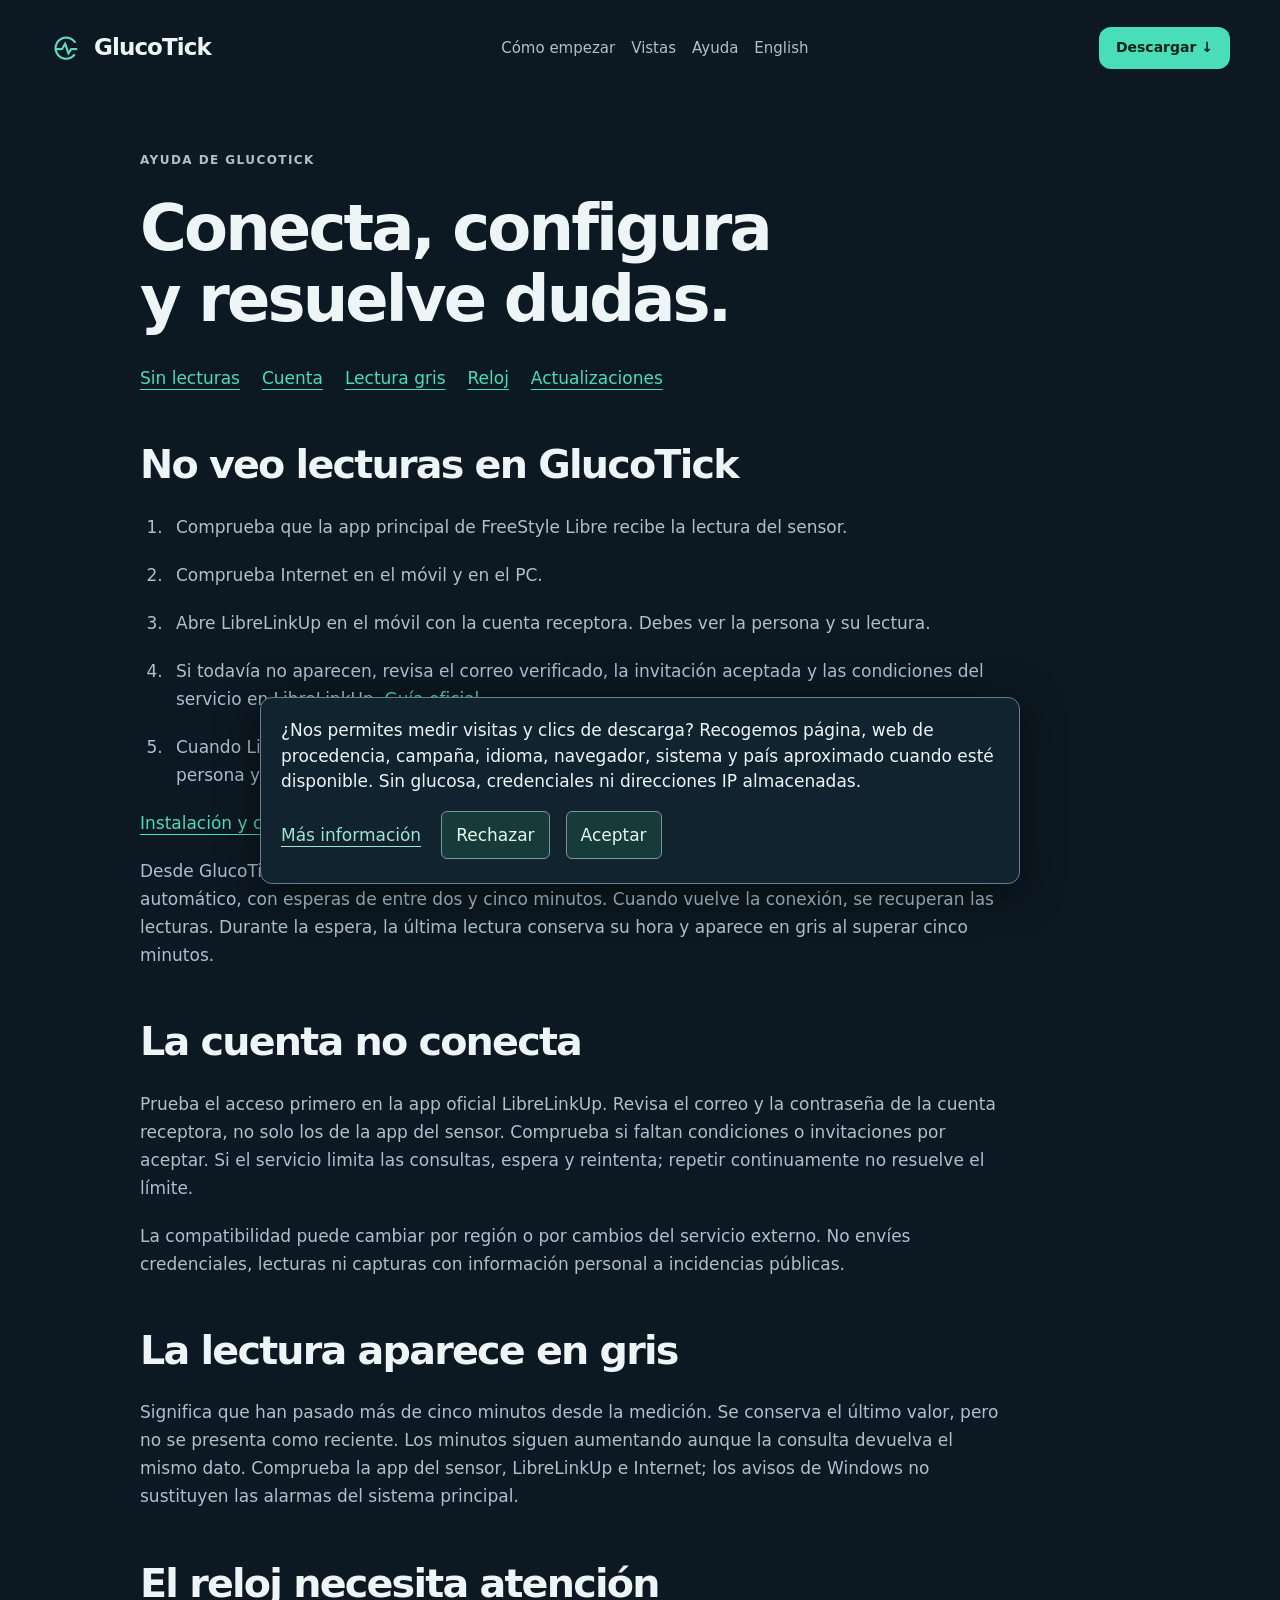
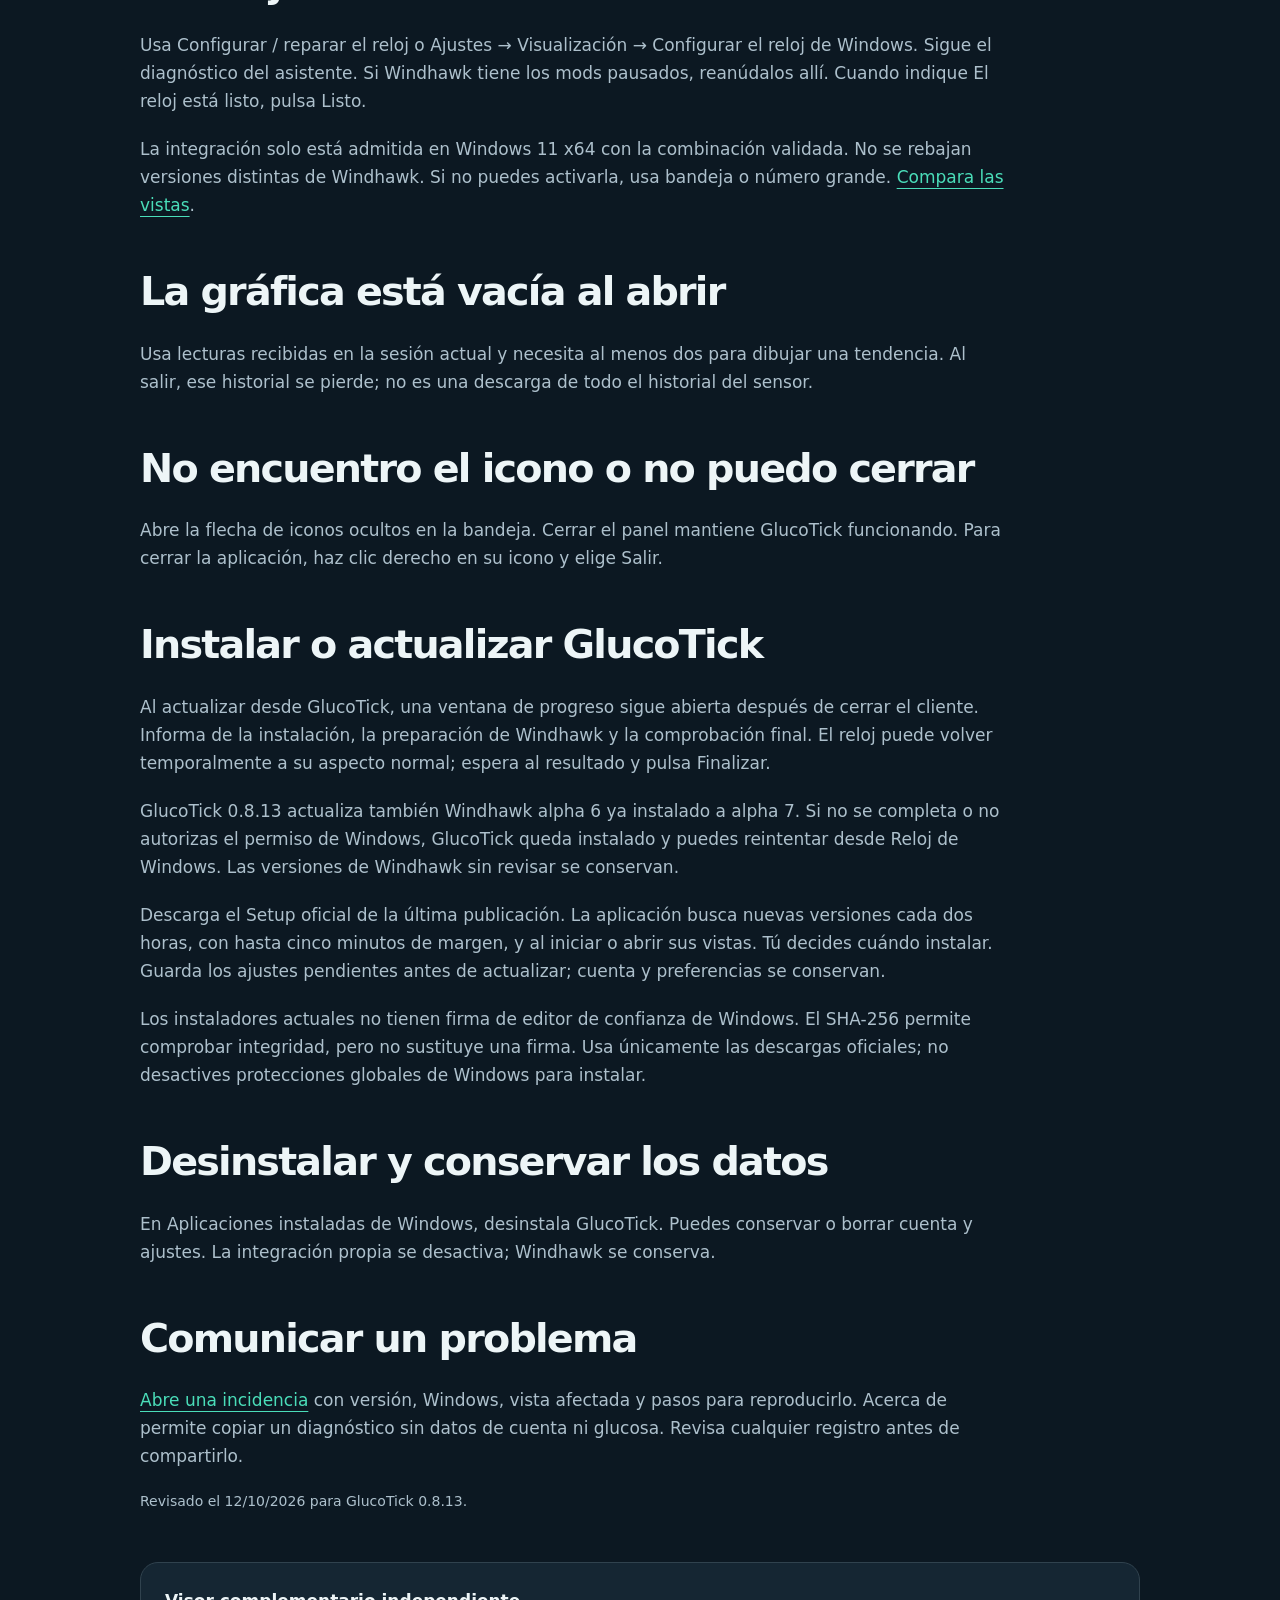
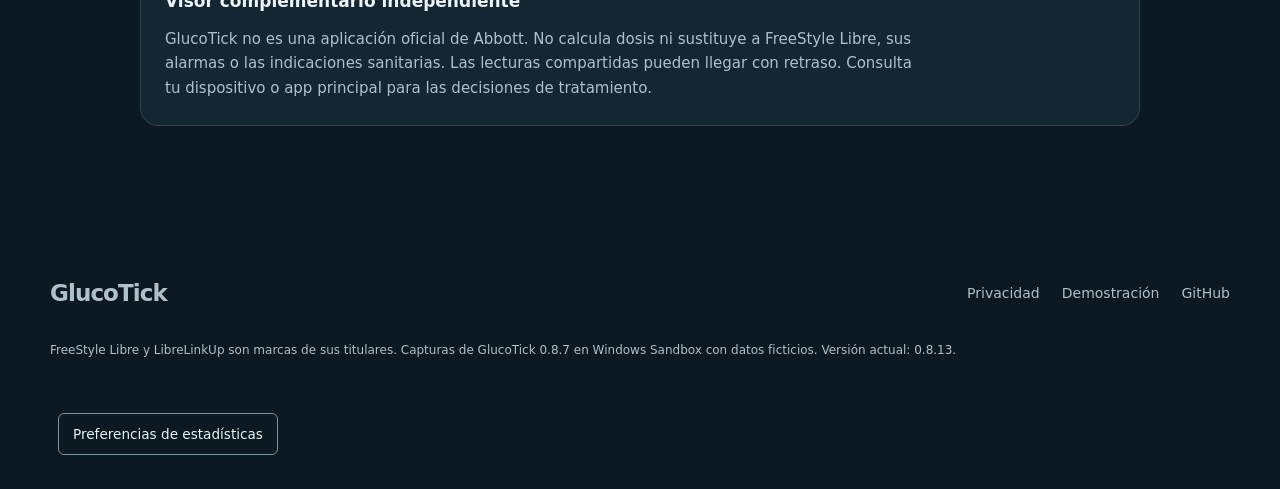
<file: docs/ayuda.html>
<!doctype html><html lang="es"><head><meta charset="utf-8"><meta name="viewport" content="width=device-width,initial-scale=1"><title>Ayuda de GlucoTick: conexión, lectura gris y reloj | GlucoTick</title><meta name="description" content="Resuelve problemas de LibreLinkUp en GlucoTick: cuenta, falta de lecturas, glucosa gris, Windhawk, instalación y actualizaciones."><link rel="canonical" href="https://tiri14.github.io/glucotick-releases/ayuda.html"><link rel="alternate" hreflang="es" href="https://tiri14.github.io/glucotick-releases/ayuda.html"><link rel="alternate" hreflang="en" href="https://tiri14.github.io/glucotick-releases/en/help.html"><link rel="alternate" hreflang="x-default" href="https://tiri14.github.io/glucotick-releases/ayuda.html"><meta property="og:type" content="website"><meta property="og:locale" content="es_ES"><meta property="og:title" content="Ayuda de GlucoTick: conexión, lectura gris y reloj | GlucoTick"><meta property="og:description" content="Resuelve problemas de LibreLinkUp en GlucoTick: cuenta, falta de lecturas, glucosa gris, Windhawk, instalación y actualizaciones."><meta property="og:url" content="https://tiri14.github.io/glucotick-releases/ayuda.html"><meta property="og:image" content="https://tiri14.github.io/glucotick-releases/assets/panel-dark.png"><meta property="og:image:alt" content="Panel de GlucoTick con datos ficticios"><meta name="twitter:card" content="summary_large_image"><meta name="theme-color" content="#0c1822"><link rel="icon" href="assets/icon.png?v=2"><link rel="stylesheet" href="styles.css"><script src="app.js" defer></script><script src="analytics.js" defer></script></head><body><a class="skip" href="#contenido">Saltar al contenido</a><header class="header wrap"><a class="brand" href="./"><img src="assets/icon.png?v=2" width="32" height="32" alt="">GlucoTick</a><nav aria-label="Principal"><a href="librelinkup-windows.html">Cómo empezar</a><a href="glucosa-barra-tareas-windows.html">Vistas</a><a href="ayuda.html">Ayuda</a><a href="https://tiri14.github.io/glucotick-releases/en/help.html" lang="en">English</a></nav><a class="button small download" href="https://github.com/tiri14/glucotick-releases/releases/latest">Descargar ↓</a></header><main id="contenido" class="section wrap guide"><p class="eyebrow">AYUDA DE GLUCOTICK</p><h1>Conecta, configura<br>y resuelve dudas.</h1><nav class="guide-toc" aria-label="En esta guía"><a href="#sin-lecturas">Sin lecturas</a><a href="#cuenta">Cuenta</a><a href="#gris">Lectura gris</a><a href="#reloj">Reloj</a><a href="#actualizar">Actualizaciones</a></nav><h2 id="sin-lecturas">No veo lecturas en GlucoTick</h2><ol class="guide-steps"><li>Comprueba que la app principal de FreeStyle Libre recibe la lectura del sensor.</li><li>Comprueba Internet en el móvil y en el PC.</li><li>Abre LibreLinkUp en el móvil con la cuenta receptora. Debes ver la persona y su lectura.</li><li>Si todavía no aparecen, revisa el correo verificado, la invitación aceptada y las condiciones del servicio en LibreLinkUp. <a href="https://www.librelinkup.com/articles/getting-started">Guía oficial</a>.</li><li>Cuando LibreLinkUp muestre los datos, conecta esa misma cuenta en GlucoTick, selecciona la persona y guarda.</li></ol><p><a href="librelinkup-windows.html">Instalación y conexión paso a paso</a>.</p><p>Desde GlucoTick 0.8.10, una respuesta temporal sin conexiones de LibreLinkUp activa el reintento automático, con esperas de entre dos y cinco minutos. Cuando vuelve la conexión, se recuperan las lecturas. Durante la espera, la última lectura conserva su hora y aparece en gris al superar cinco minutos.</p><h2 id="cuenta">La cuenta no conecta</h2><p>Prueba el acceso primero en la app oficial LibreLinkUp. Revisa el correo y la contraseña de la cuenta receptora, no solo los de la app del sensor. Comprueba si faltan condiciones o invitaciones por aceptar. Si el servicio limita las consultas, espera y reintenta; repetir continuamente no resuelve el límite.</p><p>La compatibilidad puede cambiar por región o por cambios del servicio externo. No envíes credenciales, lecturas ni capturas con información personal a incidencias públicas.</p><h2 id="gris">La lectura aparece en gris</h2><p>Significa que han pasado más de cinco minutos desde la medición. Se conserva el último valor, pero no se presenta como reciente. Los minutos siguen aumentando aunque la consulta devuelva el mismo dato. Comprueba la app del sensor, LibreLinkUp e Internet; los avisos de Windows no sustituyen las alarmas del sistema principal.</p><h2 id="reloj">El reloj necesita atención</h2><p>Usa Configurar / reparar el reloj o Ajustes → Visualización → Configurar el reloj de Windows. Sigue el diagnóstico del asistente. Si Windhawk tiene los mods pausados, reanúdalos allí. Cuando indique El reloj está listo, pulsa Listo.</p><p>La integración solo está admitida en Windows 11 x64 con la combinación validada. No se rebajan versiones distintas de Windhawk. Si no puedes activarla, usa bandeja o número grande. <a href="glucosa-barra-tareas-windows.html">Compara las vistas</a>.</p><h2>La gráfica está vacía al abrir</h2><p>Usa lecturas recibidas en la sesión actual y necesita al menos dos para dibujar una tendencia. Al salir, ese historial se pierde; no es una descarga de todo el historial del sensor.</p><h2>No encuentro el icono o no puedo cerrar</h2><p>Abre la flecha de iconos ocultos en la bandeja. Cerrar el panel mantiene GlucoTick funcionando. Para cerrar la aplicación, haz clic derecho en su icono y elige Salir.</p><h2 id="actualizar">Instalar o actualizar GlucoTick</h2><p>Al actualizar desde GlucoTick, una ventana de progreso sigue abierta después de cerrar el cliente. Informa de la instalación, la preparación de Windhawk y la comprobación final. El reloj puede volver temporalmente a su aspecto normal; espera al resultado y pulsa Finalizar.</p><p>GlucoTick 0.8.13 actualiza también Windhawk alpha 6 ya instalado a alpha 7. Si no se completa o no autorizas el permiso de Windows, GlucoTick queda instalado y puedes reintentar desde Reloj de Windows. Las versiones de Windhawk sin revisar se conservan.</p><p>Descarga el Setup oficial de la última publicación. La aplicación busca nuevas versiones cada dos horas, con hasta cinco minutos de margen, y al iniciar o abrir sus vistas. Tú decides cuándo instalar. Guarda los ajustes pendientes antes de actualizar; cuenta y preferencias se conservan.</p><p>Los instaladores actuales no tienen firma de editor de confianza de Windows. El SHA-256 permite comprobar integridad, pero no sustituye una firma. Usa únicamente las descargas oficiales; no desactives protecciones globales de Windows para instalar.</p><h2>Desinstalar y conservar los datos</h2><p>En Aplicaciones instaladas de Windows, desinstala GlucoTick. Puedes conservar o borrar cuenta y ajustes. La integración propia se desactiva; Windhawk se conserva.</p><h2>Comunicar un problema</h2><p><a href="https://github.com/tiri14/glucotick-releases/issues">Abre una incidencia</a> con versión, Windows, vista afectada y pasos para reproducirlo. Acerca de permite copiar un diagnóstico sin datos de cuenta ni glucosa. Revisa cualquier registro antes de compartirlo.</p><p class="muted">Revisado el 12/10/2026 para GlucoTick 0.8.13.</p><aside class="guide-note"><strong>Visor complementario independiente</strong><p>GlucoTick no es una aplicación oficial de Abbott. No calcula dosis ni sustituye a FreeStyle Libre, sus alarmas o las indicaciones sanitarias. Las lecturas compartidas pueden llegar con retraso. Consulta tu dispositivo o app principal para las decisiones de tratamiento.</p></aside></main><footer class="wrap footer"><a class="brand" href="./">GlucoTick</a><div><a href="privacidad.html">Privacidad</a><a href="demo.html">Demostración</a><a href="https://github.com/tiri14/glucotick-releases">GitHub</a></div><p>FreeStyle Libre y LibreLinkUp son marcas de sus titulares. Capturas de GlucoTick 0.8.7 en Windows Sandbox con datos ficticios. Versión actual: 0.8.13.</p></footer></body></html>
</file>
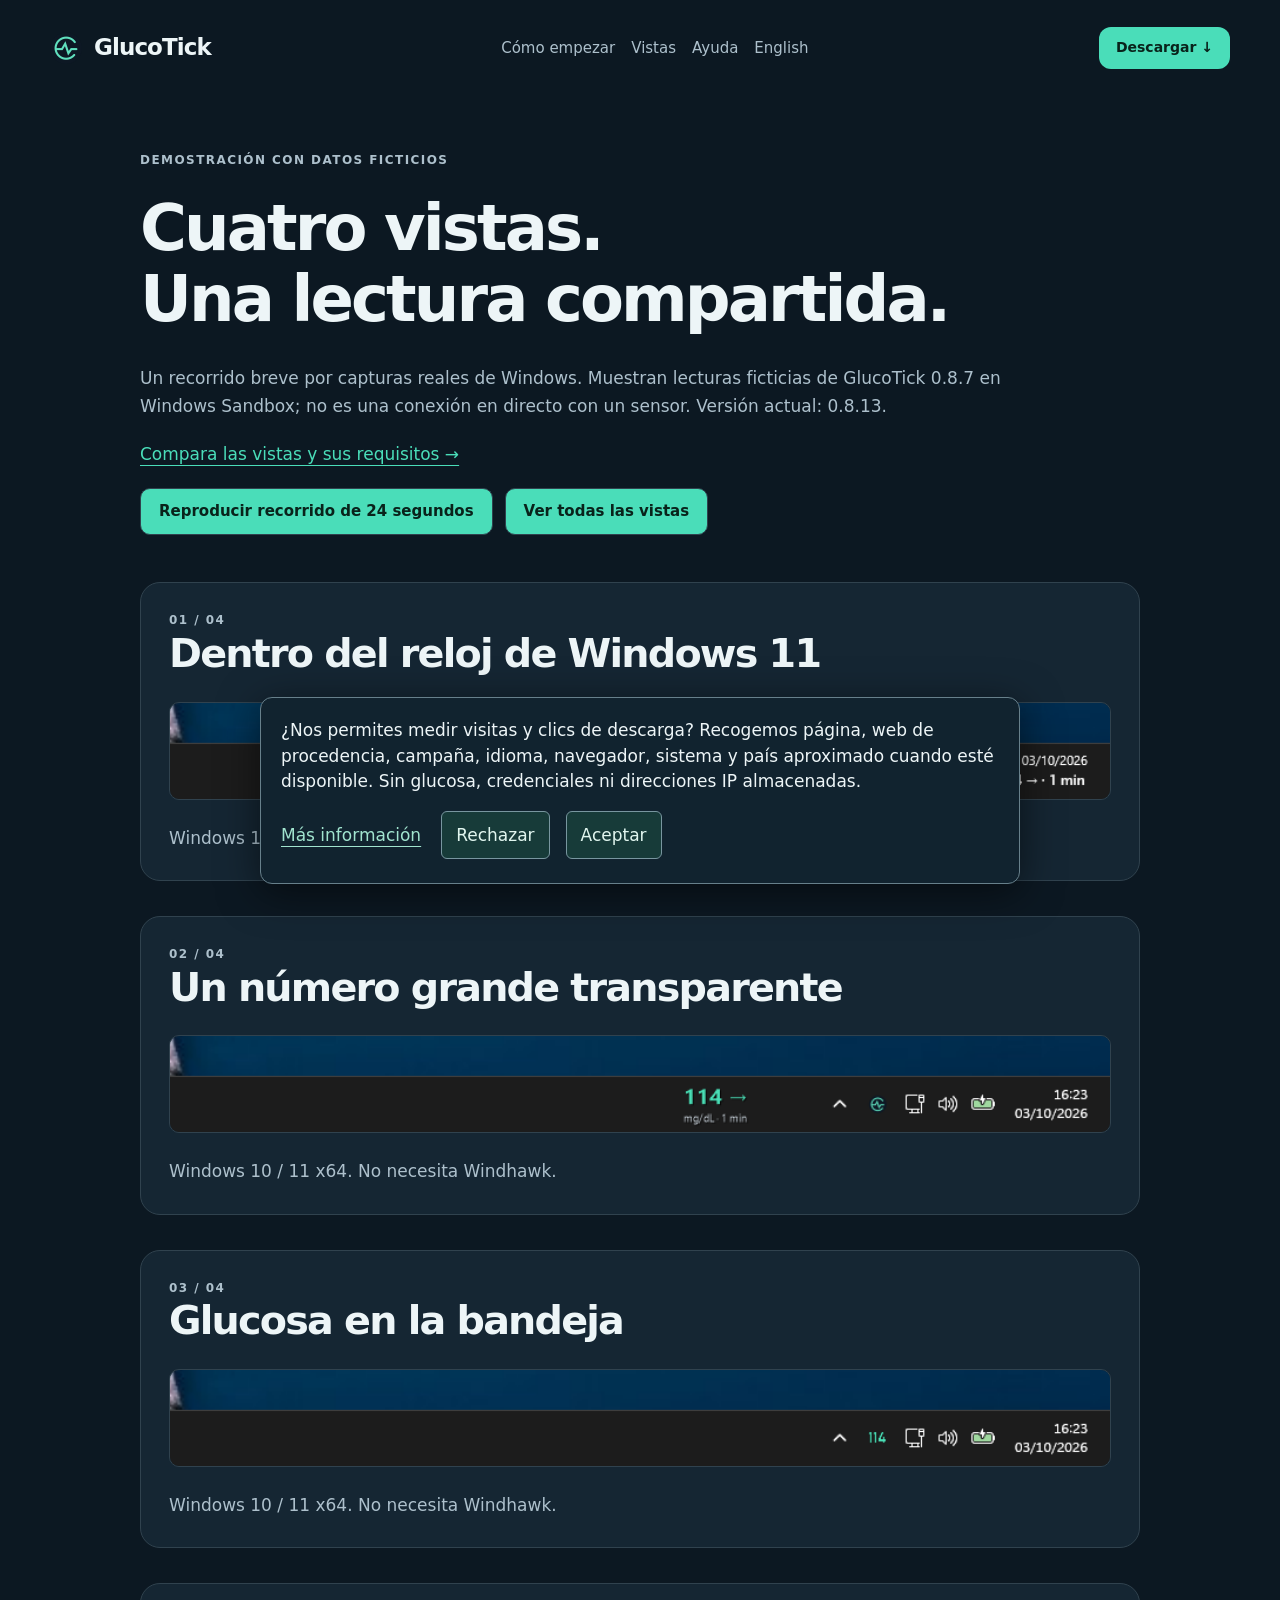
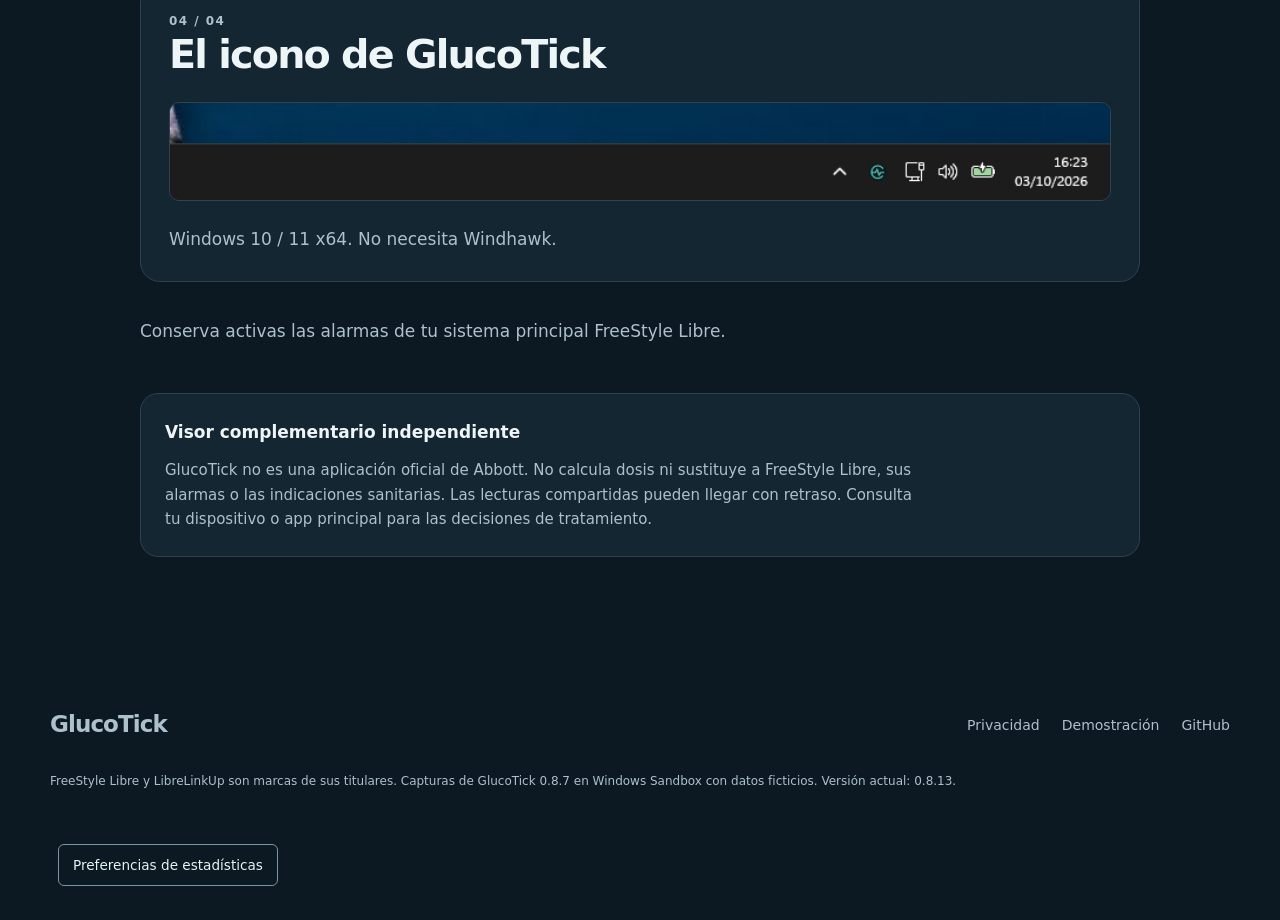
<file: docs/demo.html>
<!doctype html><html lang="es"><head><meta charset="utf-8"><meta name="viewport" content="width=device-width,initial-scale=1"><title>Demostración de GlucoTick en Windows: cuatro vistas de glucosa</title><meta name="description" content="Recorrido por capturas reales de GlucoTick con datos ficticios: reloj, número grande, bandeja e icono de Windows."><link rel="canonical" href="https://tiri14.github.io/glucotick-releases/demo.html"><link rel="alternate" hreflang="es" href="https://tiri14.github.io/glucotick-releases/demo.html"><link rel="alternate" hreflang="en" href="https://tiri14.github.io/glucotick-releases/en/demo.html"><link rel="alternate" hreflang="x-default" href="https://tiri14.github.io/glucotick-releases/demo.html"><meta property="og:type" content="website"><meta property="og:locale" content="es_ES"><meta property="og:title" content="Demostración de GlucoTick en Windows: cuatro vistas de glucosa"><meta property="og:description" content="Recorrido por capturas reales de GlucoTick con datos ficticios: reloj, número grande, bandeja e icono de Windows."><meta property="og:url" content="https://tiri14.github.io/glucotick-releases/demo.html"><meta property="og:image" content="https://tiri14.github.io/glucotick-releases/assets/panel-dark.png"><meta property="og:image:alt" content="Panel de GlucoTick con datos ficticios"><meta name="twitter:card" content="summary_large_image"><meta name="theme-color" content="#0c1822"><link rel="icon" href="assets/icon.png?v=2"><link rel="stylesheet" href="styles.css"><script src="app.js" defer></script><script src="analytics.js" defer></script></head><body><a class="skip" href="#contenido">Saltar al contenido</a><header class="header wrap"><a class="brand" href="./"><img src="assets/icon.png?v=2" width="32" height="32" alt="">GlucoTick</a><nav aria-label="Principal"><a href="librelinkup-windows.html">Cómo empezar</a><a href="glucosa-barra-tareas-windows.html">Vistas</a><a href="ayuda.html">Ayuda</a><a href="https://tiri14.github.io/glucotick-releases/en/demo.html" lang="en">English</a></nav><a class="button small download" href="https://github.com/tiri14/glucotick-releases/releases/latest">Descargar ↓</a></header><main id="contenido" class="section wrap guide"><p class="eyebrow">DEMOSTRACIÓN CON DATOS FICTICIOS</p><h1>Cuatro vistas.<br>Una lectura compartida.</h1><p>Un recorrido breve por capturas reales de Windows. Muestran lecturas ficticias de GlucoTick 0.8.7 en Windows Sandbox; no es una conexión en directo con un sensor. Versión actual: 0.8.13.</p><p><a href="glucosa-barra-tareas-windows.html">Compara las vistas y sus requisitos →</a></p><div class="demo-controls" hidden><button type="button" id="demo-start">Reproducir recorrido de 24 segundos</button><button type="button" id="demo-stop">Ver todas las vistas</button><p id="demo-status" role="status" aria-live="polite"></p></div><div class="demo-scenes"><section class="demo-scene" data-scene="0"><p class="eyebrow">01 / 04</p><h2>Dentro del reloj de Windows 11</h2><img src="assets/windows-reloj-integrado.png" width="800" height="82" alt="Dentro del reloj de Windows 11 — lectura ficticia"><p>Windows 11 x64 e integración opcional validada de Windhawk.</p></section><section class="demo-scene" data-scene="1"><p class="eyebrow">02 / 04</p><h2>Un número grande transparente</h2><img src="assets/windows-numero-grande.png" width="800" height="82" alt="Un número grande transparente — lectura ficticia"><p>Windows 10 / 11 x64. No necesita Windhawk.</p></section><section class="demo-scene" data-scene="2"><p class="eyebrow">03 / 04</p><h2>Glucosa en la bandeja</h2><img src="assets/windows-bandeja-glucosa.png" width="800" height="82" alt="Glucosa en la bandeja — lectura ficticia"><p>Windows 10 / 11 x64. No necesita Windhawk.</p></section><section class="demo-scene" data-scene="3"><p class="eyebrow">04 / 04</p><h2>El icono de GlucoTick</h2><img src="assets/windows-bandeja-icono.png" width="800" height="82" alt="El icono de GlucoTick — lectura ficticia"><p>Windows 10 / 11 x64. No necesita Windhawk.</p></section></div><p>Conserva activas las alarmas de tu sistema principal FreeStyle Libre.</p><script src="demo.js" defer></script><aside class="guide-note"><strong>Visor complementario independiente</strong><p>GlucoTick no es una aplicación oficial de Abbott. No calcula dosis ni sustituye a FreeStyle Libre, sus alarmas o las indicaciones sanitarias. Las lecturas compartidas pueden llegar con retraso. Consulta tu dispositivo o app principal para las decisiones de tratamiento.</p></aside></main><footer class="wrap footer"><a class="brand" href="./">GlucoTick</a><div><a href="privacidad.html">Privacidad</a><a href="demo.html">Demostración</a><a href="https://github.com/tiri14/glucotick-releases">GitHub</a></div><p>FreeStyle Libre y LibreLinkUp son marcas de sus titulares. Capturas de GlucoTick 0.8.7 en Windows Sandbox con datos ficticios. Versión actual: 0.8.13.</p></footer></body></html>
</file>
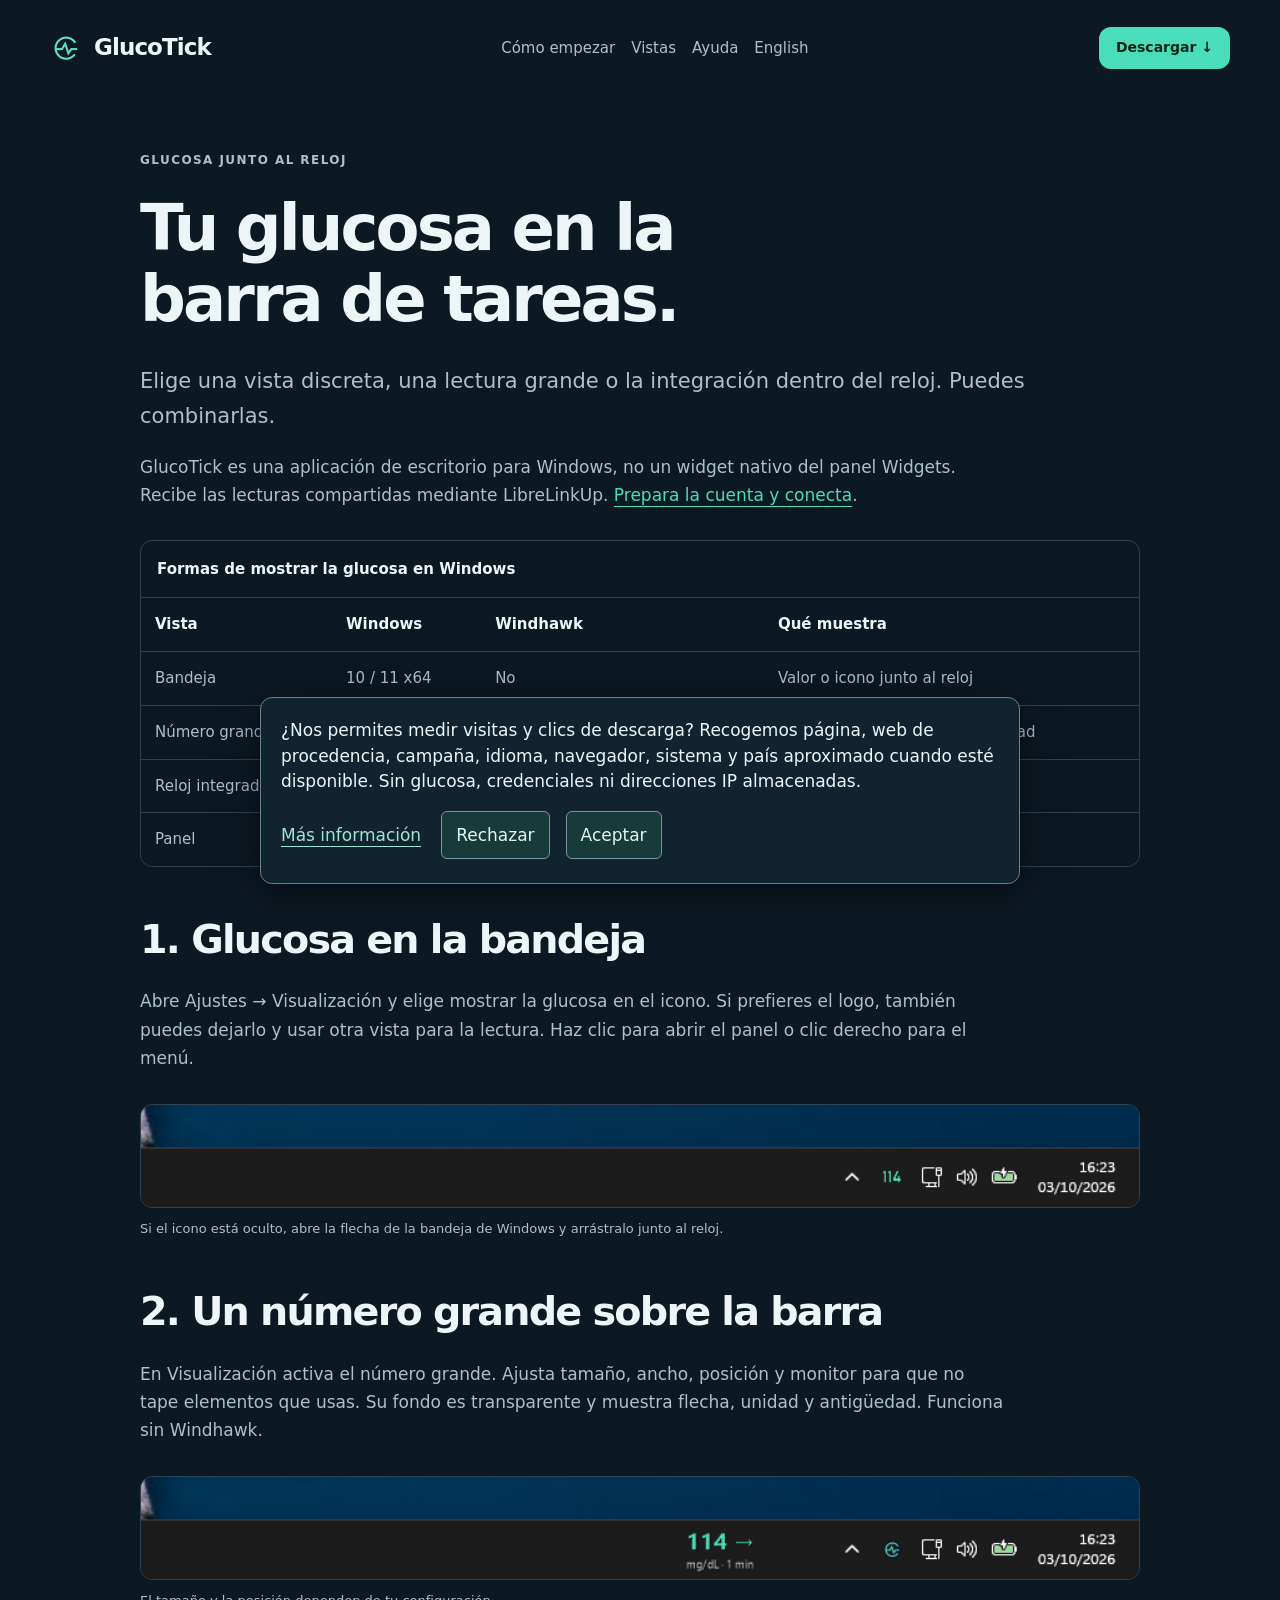
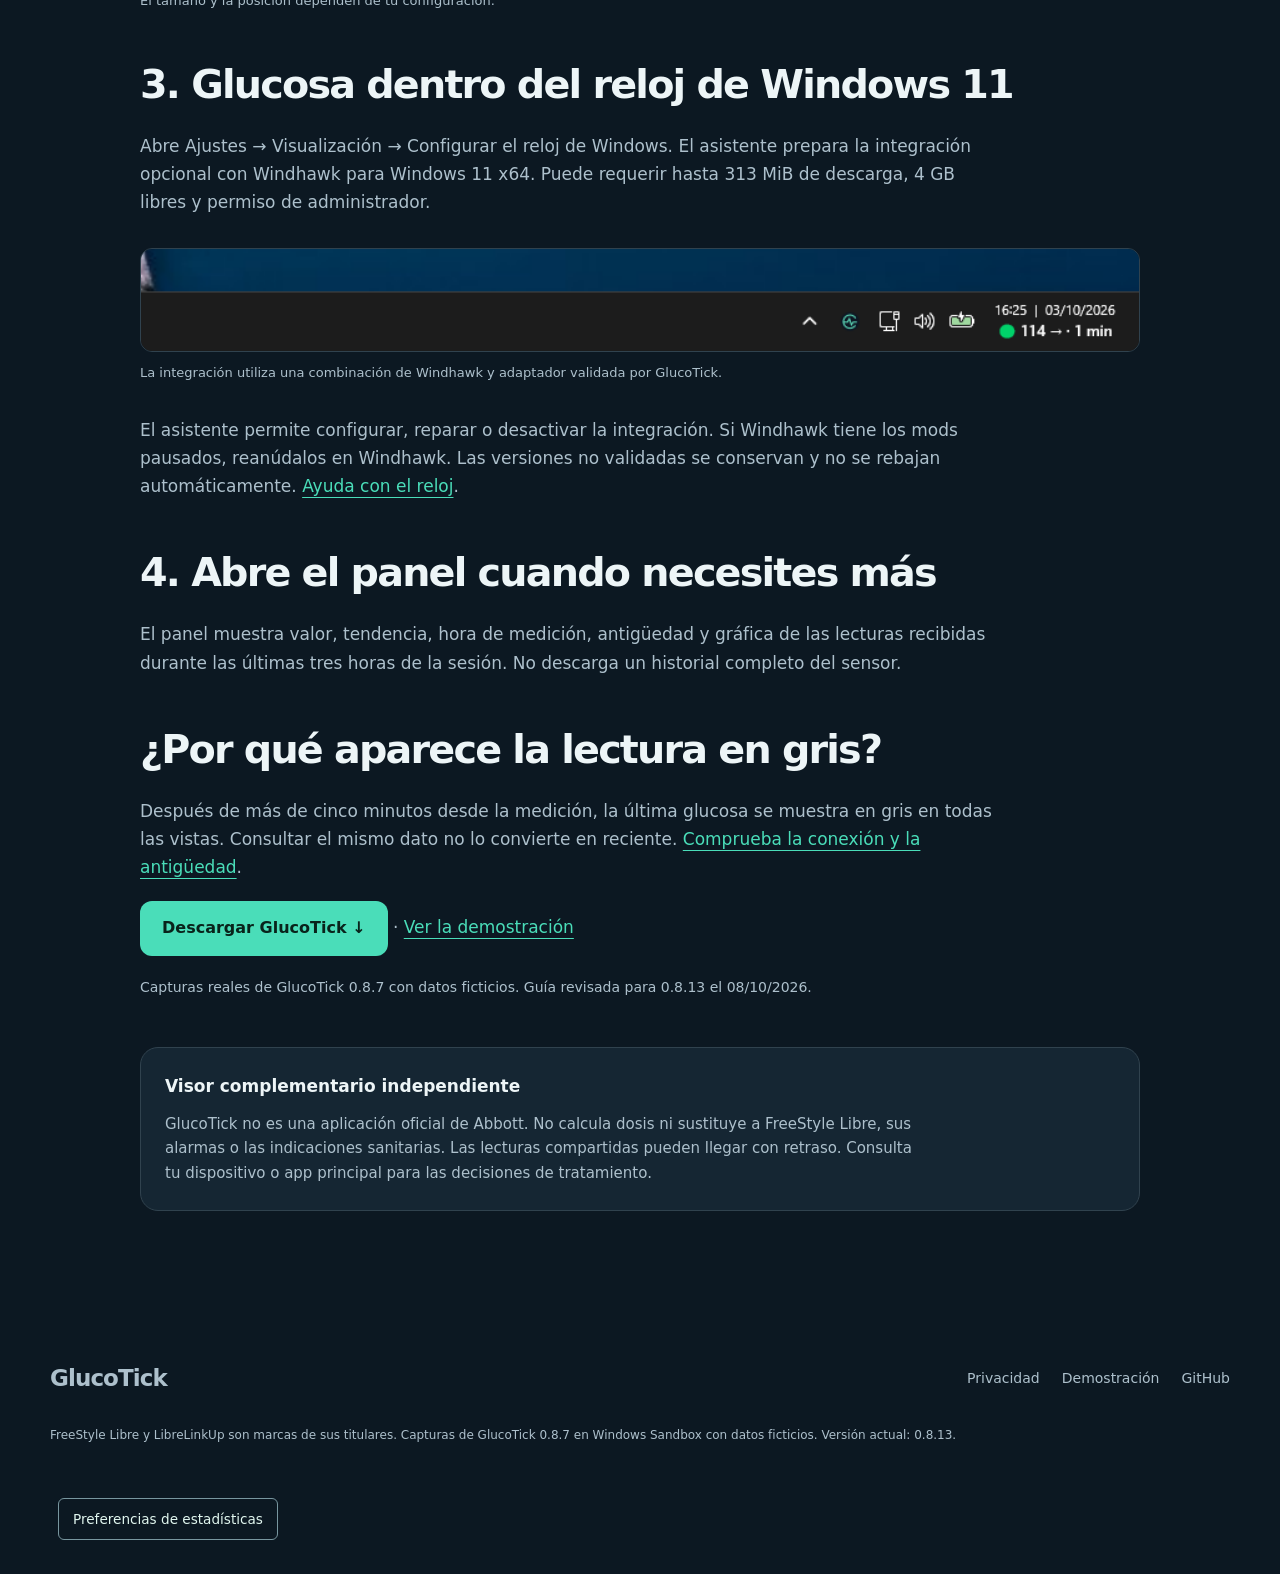
<file: docs/glucosa-barra-tareas-windows.html>
<!doctype html><html lang="es"><head><meta charset="utf-8"><meta name="viewport" content="width=device-width,initial-scale=1"><title>Glucosa en la barra de tareas y reloj de Windows | GlucoTick</title><meta name="description" content="Compara bandeja, número grande y reloj integrado para ver glucosa de LibreLinkUp en Windows. Capturas, configuración y requisitos de Windhawk."><link rel="canonical" href="https://tiri14.github.io/glucotick-releases/glucosa-barra-tareas-windows.html"><link rel="alternate" hreflang="es" href="https://tiri14.github.io/glucotick-releases/glucosa-barra-tareas-windows.html"><link rel="alternate" hreflang="en" href="https://tiri14.github.io/glucotick-releases/en/glucose-windows-taskbar.html"><link rel="alternate" hreflang="x-default" href="https://tiri14.github.io/glucotick-releases/glucosa-barra-tareas-windows.html"><meta property="og:type" content="website"><meta property="og:locale" content="es_ES"><meta property="og:title" content="Glucosa en la barra de tareas y reloj de Windows | GlucoTick"><meta property="og:description" content="Compara bandeja, número grande y reloj integrado para ver glucosa de LibreLinkUp en Windows. Capturas, configuración y requisitos de Windhawk."><meta property="og:url" content="https://tiri14.github.io/glucotick-releases/glucosa-barra-tareas-windows.html"><meta property="og:image" content="https://tiri14.github.io/glucotick-releases/assets/panel-dark.png"><meta property="og:image:alt" content="Panel de GlucoTick con datos ficticios"><meta name="twitter:card" content="summary_large_image"><meta name="theme-color" content="#0c1822"><link rel="icon" href="assets/icon.png?v=2"><link rel="stylesheet" href="styles.css"><script src="app.js" defer></script><script src="analytics.js" defer></script></head><body><a class="skip" href="#contenido">Saltar al contenido</a><header class="header wrap"><a class="brand" href="./"><img src="assets/icon.png?v=2" width="32" height="32" alt="">GlucoTick</a><nav aria-label="Principal"><a href="librelinkup-windows.html">Cómo empezar</a><a href="glucosa-barra-tareas-windows.html">Vistas</a><a href="ayuda.html">Ayuda</a><a href="https://tiri14.github.io/glucotick-releases/en/glucose-windows-taskbar.html" lang="en">English</a></nav><a class="button small download" href="https://github.com/tiri14/glucotick-releases/releases/latest">Descargar ↓</a></header><main id="contenido" class="section wrap guide"><p class="eyebrow">GLUCOSA JUNTO AL RELOJ</p><h1>Tu glucosa en la<br>barra de tareas.</h1><p class="lead">Elige una vista discreta, una lectura grande o la integración dentro del reloj. Puedes combinarlas.</p><p>GlucoTick es una aplicación de escritorio para Windows, no un widget nativo del panel Widgets. Recibe las lecturas compartidas mediante LibreLinkUp. <a href="librelinkup-windows.html">Prepara la cuenta y conecta</a>.</p><div class="table-scroll"><table><caption>Formas de mostrar la glucosa en Windows</caption><thead><tr><th>Vista</th><th>Windows</th><th>Windhawk</th><th>Qué muestra</th></tr></thead><tbody><tr><td>Bandeja</td><td>10 / 11 x64</td><td>No</td><td>Valor o icono junto al reloj</td></tr><tr><td>Número grande</td><td>10 / 11 x64</td><td>No</td><td>Valor, flecha, unidad y antigüedad</td></tr><tr><td>Reloj integrado</td><td>11 x64</td><td>Sí, combinación validada</td><td>Lectura dentro del propio reloj</td></tr><tr><td>Panel</td><td>10 / 11 x64</td><td>No</td><td>Lectura y gráfica de la sesión</td></tr></tbody></table></div><h2>1. Glucosa en la bandeja</h2><p>Abre Ajustes → Visualización y elige mostrar la glucosa en el icono. Si prefieres el logo, también puedes dejarlo y usar otra vista para la lectura. Haz clic para abrir el panel o clic derecho para el menú.</p><figure class="guide-shot"><a href="assets/windows-bandeja-glucosa.png"><img src="assets/windows-bandeja-glucosa.png" width="800" height="82" alt="Barra de tareas de Windows con lectura ficticia 114 en la bandeja" loading="lazy"></a><figcaption>Si el icono está oculto, abre la flecha de la bandeja de Windows y arrástralo junto al reloj.</figcaption></figure><h2>2. Un número grande sobre la barra</h2><p>En Visualización activa el número grande. Ajusta tamaño, ancho, posición y monitor para que no tape elementos que usas. Su fondo es transparente y muestra flecha, unidad y antigüedad. Funciona sin Windhawk.</p><figure class="guide-shot"><a href="assets/windows-numero-grande.png"><img src="assets/windows-numero-grande.png" width="800" height="82" alt="Lectura ficticia 114 con tendencia y antigüedad sobre fondo transparente" loading="lazy"></a><figcaption>El tamaño y la posición dependen de tu configuración.</figcaption></figure><h2>3. Glucosa dentro del reloj de Windows 11</h2><p>Abre Ajustes → Visualización → Configurar el reloj de Windows. El asistente prepara la integración opcional con Windhawk para Windows 11 x64. Puede requerir hasta 313 MiB de descarga, 4 GB libres y permiso de administrador.</p><figure class="guide-shot"><a href="assets/windows-reloj-integrado.png"><img src="assets/windows-reloj-integrado.png" width="800" height="82" alt="Reloj de Windows 11 con lectura ficticia 114 integrada mediante Windhawk" loading="lazy"></a><figcaption>La integración utiliza una combinación de Windhawk y adaptador validada por GlucoTick.</figcaption></figure><p>El asistente permite configurar, reparar o desactivar la integración. Si Windhawk tiene los mods pausados, reanúdalos en Windhawk. Las versiones no validadas se conservan y no se rebajan automáticamente. <a href="ayuda.html#reloj">Ayuda con el reloj</a>.</p><h2>4. Abre el panel cuando necesites más</h2><p>El panel muestra valor, tendencia, hora de medición, antigüedad y gráfica de las lecturas recibidas durante las últimas tres horas de la sesión. No descarga un historial completo del sensor.</p><h2>¿Por qué aparece la lectura en gris?</h2><p>Después de más de cinco minutos desde la medición, la última glucosa se muestra en gris en todas las vistas. Consultar el mismo dato no lo convierte en reciente. <a href="ayuda.html#gris">Comprueba la conexión y la antigüedad</a>.</p><p><a class="button download" href="https://github.com/tiri14/glucotick-releases/releases/latest">Descargar GlucoTick ↓</a> · <a href="demo.html">Ver la demostración</a></p><p class="muted">Capturas reales de GlucoTick 0.8.7 con datos ficticios. Guía revisada para 0.8.13 el 08/10/2026.</p><aside class="guide-note"><strong>Visor complementario independiente</strong><p>GlucoTick no es una aplicación oficial de Abbott. No calcula dosis ni sustituye a FreeStyle Libre, sus alarmas o las indicaciones sanitarias. Las lecturas compartidas pueden llegar con retraso. Consulta tu dispositivo o app principal para las decisiones de tratamiento.</p></aside></main><footer class="wrap footer"><a class="brand" href="./">GlucoTick</a><div><a href="privacidad.html">Privacidad</a><a href="demo.html">Demostración</a><a href="https://github.com/tiri14/glucotick-releases">GitHub</a></div><p>FreeStyle Libre y LibreLinkUp son marcas de sus titulares. Capturas de GlucoTick 0.8.7 en Windows Sandbox con datos ficticios. Versión actual: 0.8.13.</p></footer></body></html>
</file>
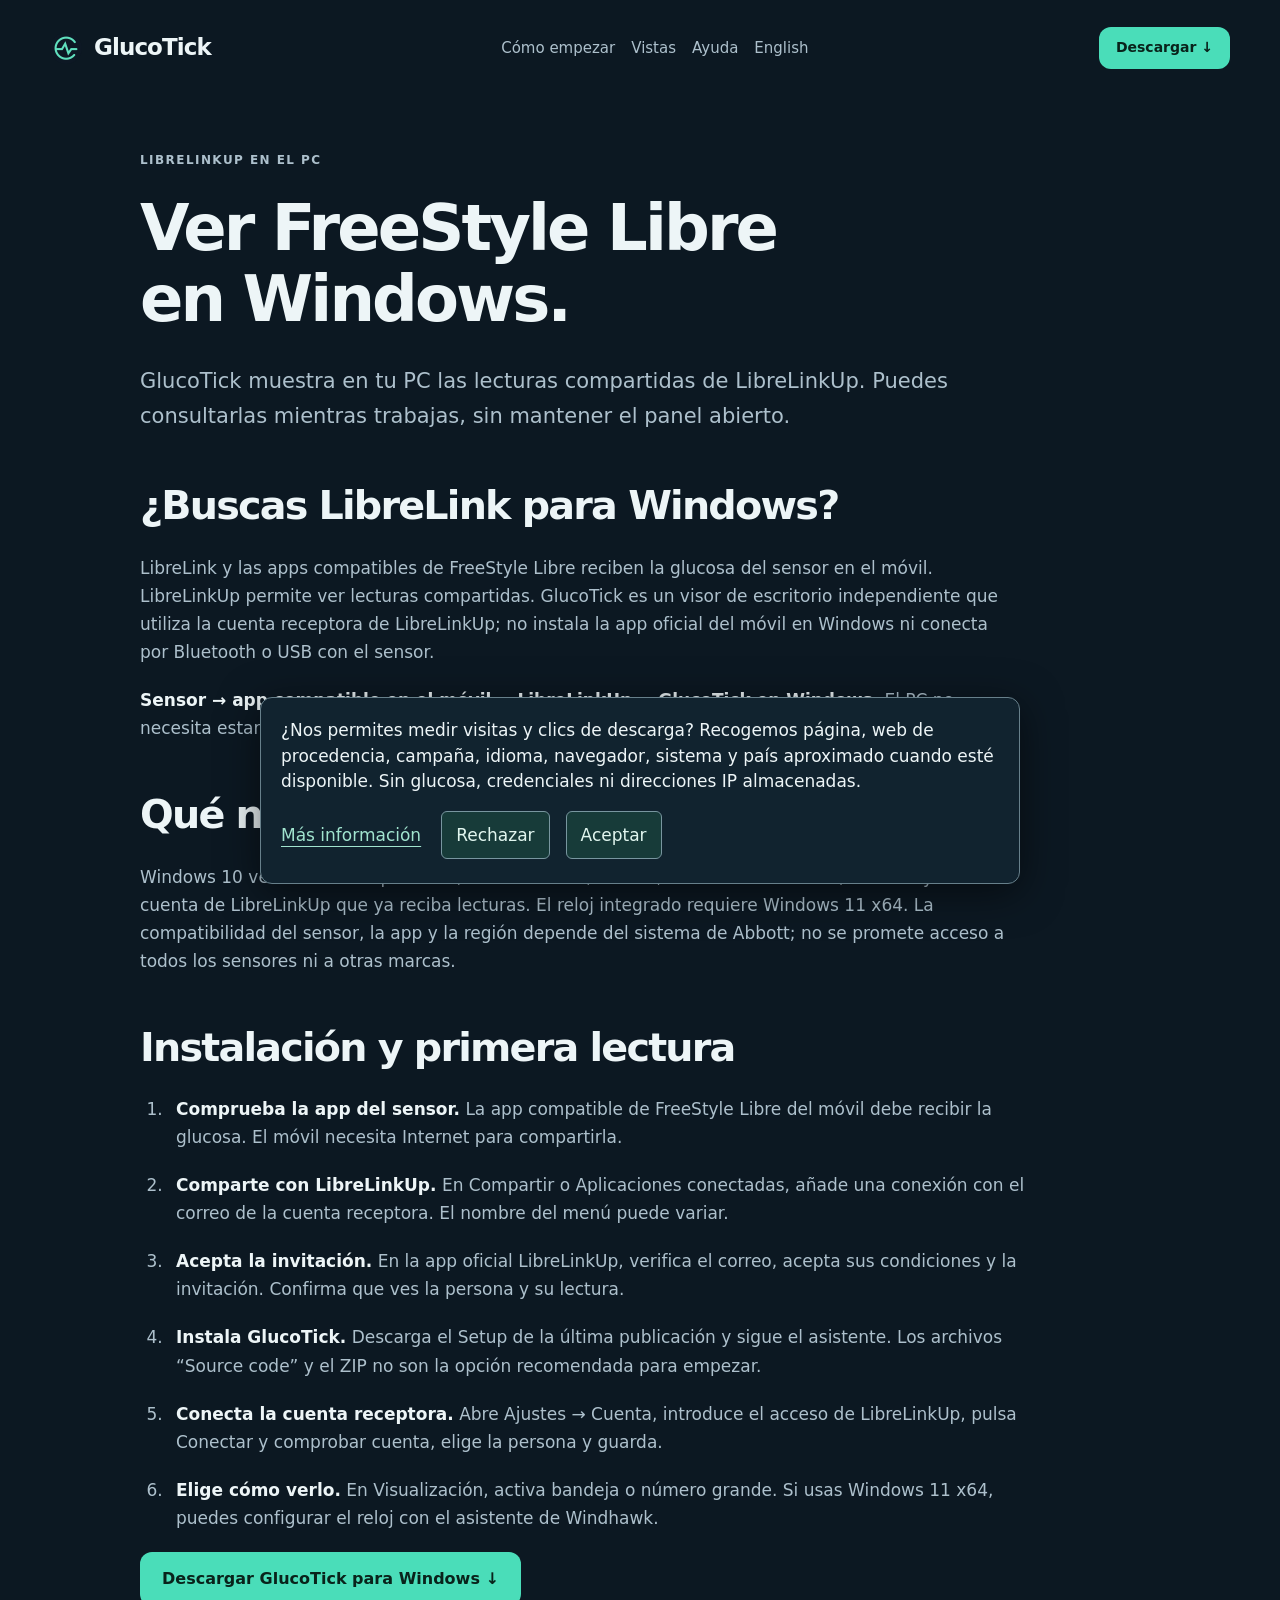
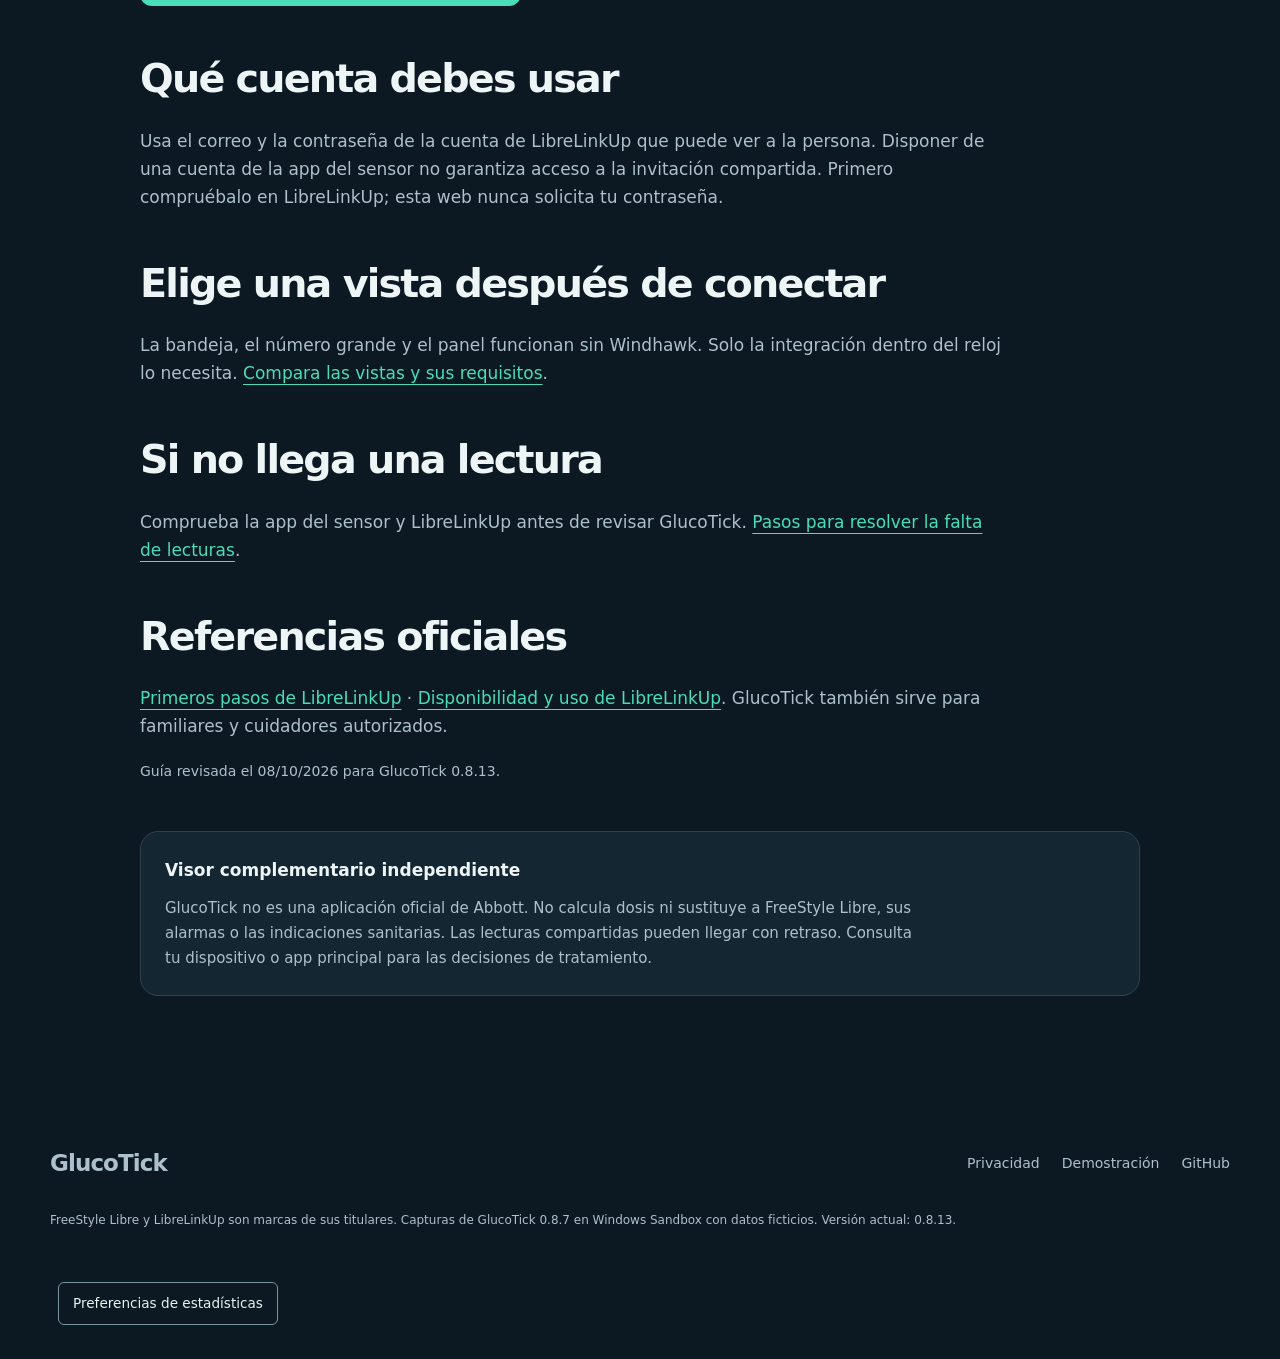
<file: docs/librelinkup-windows.html>
<!doctype html><html lang="es"><head><meta charset="utf-8"><meta name="viewport" content="width=device-width,initial-scale=1"><title>LibreLinkUp en Windows: ver FreeStyle Libre en el PC | GlucoTick</title><meta name="description" content="Cómo consultar en Windows las lecturas compartidas de FreeStyle Libre mediante LibreLinkUp: requisitos, instalación de GlucoTick y conexión paso a paso."><link rel="canonical" href="https://tiri14.github.io/glucotick-releases/librelinkup-windows.html"><link rel="alternate" hreflang="es" href="https://tiri14.github.io/glucotick-releases/librelinkup-windows.html"><link rel="alternate" hreflang="en" href="https://tiri14.github.io/glucotick-releases/en/librelinkup-windows.html"><link rel="alternate" hreflang="x-default" href="https://tiri14.github.io/glucotick-releases/librelinkup-windows.html"><meta property="og:type" content="website"><meta property="og:locale" content="es_ES"><meta property="og:title" content="LibreLinkUp en Windows: ver FreeStyle Libre en el PC | GlucoTick"><meta property="og:description" content="Cómo consultar en Windows las lecturas compartidas de FreeStyle Libre mediante LibreLinkUp: requisitos, instalación de GlucoTick y conexión paso a paso."><meta property="og:url" content="https://tiri14.github.io/glucotick-releases/librelinkup-windows.html"><meta property="og:image" content="https://tiri14.github.io/glucotick-releases/assets/panel-dark.png"><meta property="og:image:alt" content="Panel de GlucoTick con datos ficticios"><meta name="twitter:card" content="summary_large_image"><meta name="theme-color" content="#0c1822"><link rel="icon" href="assets/icon.png?v=2"><link rel="stylesheet" href="styles.css"><script src="app.js" defer></script><script src="analytics.js" defer></script></head><body><a class="skip" href="#contenido">Saltar al contenido</a><header class="header wrap"><a class="brand" href="./"><img src="assets/icon.png?v=2" width="32" height="32" alt="">GlucoTick</a><nav aria-label="Principal"><a href="librelinkup-windows.html">Cómo empezar</a><a href="glucosa-barra-tareas-windows.html">Vistas</a><a href="ayuda.html">Ayuda</a><a href="https://tiri14.github.io/glucotick-releases/en/librelinkup-windows.html" lang="en">English</a></nav><a class="button small download" href="https://github.com/tiri14/glucotick-releases/releases/latest">Descargar ↓</a></header><main id="contenido" class="section wrap guide"><p class="eyebrow">LIBRELINKUP EN EL PC</p><h1>Ver FreeStyle Libre<br>en Windows.</h1><p class="lead">GlucoTick muestra en tu PC las lecturas compartidas de LibreLinkUp. Puedes consultarlas mientras trabajas, sin mantener el panel abierto.</p><h2>¿Buscas LibreLink para Windows?</h2><p>LibreLink y las apps compatibles de FreeStyle Libre reciben la glucosa del sensor en el móvil. LibreLinkUp permite ver lecturas compartidas. GlucoTick es un visor de escritorio independiente que utiliza la cuenta receptora de LibreLinkUp; no instala la app oficial del móvil en Windows ni conecta por Bluetooth o USB con el sensor.</p><p><strong>Sensor → app compatible en el móvil → LibreLinkUp → GlucoTick en Windows.</strong> El PC no necesita estar cerca del sensor, pero tanto él como el móvil que comparte necesitan Internet.</p><h2>Qué necesitas</h2><p>Windows 10 versión 2004 o posterior, o Windows 11; PC x64; .NET Framework 4.8; Internet y una cuenta de LibreLinkUp que ya reciba lecturas. El reloj integrado requiere Windows 11 x64. La compatibilidad del sensor, la app y la región depende del sistema de Abbott; no se promete acceso a todos los sensores ni a otras marcas.</p><h2>Instalación y primera lectura</h2><ol class="guide-steps"><li><strong>Comprueba la app del sensor.</strong> La app compatible de FreeStyle Libre del móvil debe recibir la glucosa. El móvil necesita Internet para compartirla.</li><li><strong>Comparte con LibreLinkUp.</strong> En Compartir o Aplicaciones conectadas, añade una conexión con el correo de la cuenta receptora. El nombre del menú puede variar.</li><li><strong>Acepta la invitación.</strong> En la app oficial LibreLinkUp, verifica el correo, acepta sus condiciones y la invitación. Confirma que ves la persona y su lectura.</li><li><strong>Instala GlucoTick.</strong> Descarga el Setup de la última publicación y sigue el asistente. Los archivos “Source code” y el ZIP no son la opción recomendada para empezar.</li><li><strong>Conecta la cuenta receptora.</strong> Abre Ajustes → Cuenta, introduce el acceso de LibreLinkUp, pulsa Conectar y comprobar cuenta, elige la persona y guarda.</li><li><strong>Elige cómo verlo.</strong> En Visualización, activa bandeja o número grande. Si usas Windows 11 x64, puedes configurar el reloj con el asistente de Windhawk.</li></ol><p><a class="button download" href="https://github.com/tiri14/glucotick-releases/releases/latest">Descargar GlucoTick para Windows ↓</a></p><h2>Qué cuenta debes usar</h2><p>Usa el correo y la contraseña de la cuenta de LibreLinkUp que puede ver a la persona. Disponer de una cuenta de la app del sensor no garantiza acceso a la invitación compartida. Primero compruébalo en LibreLinkUp; esta web nunca solicita tu contraseña.</p><h2>Elige una vista después de conectar</h2><p>La bandeja, el número grande y el panel funcionan sin Windhawk. Solo la integración dentro del reloj lo necesita. <a href="glucosa-barra-tareas-windows.html">Compara las vistas y sus requisitos</a>.</p><h2>Si no llega una lectura</h2><p>Comprueba la app del sensor y LibreLinkUp antes de revisar GlucoTick. <a href="ayuda.html#sin-lecturas">Pasos para resolver la falta de lecturas</a>.</p><h2>Referencias oficiales</h2><p><a href="https://www.librelinkup.com/articles/getting-started">Primeros pasos de LibreLinkUp</a> · <a href="https://www.librelinkup.com/">Disponibilidad y uso de LibreLinkUp</a>. GlucoTick también sirve para familiares y cuidadores autorizados.</p><p class="muted">Guía revisada el 08/10/2026 para GlucoTick 0.8.13.</p><aside class="guide-note"><strong>Visor complementario independiente</strong><p>GlucoTick no es una aplicación oficial de Abbott. No calcula dosis ni sustituye a FreeStyle Libre, sus alarmas o las indicaciones sanitarias. Las lecturas compartidas pueden llegar con retraso. Consulta tu dispositivo o app principal para las decisiones de tratamiento.</p></aside></main><footer class="wrap footer"><a class="brand" href="./">GlucoTick</a><div><a href="privacidad.html">Privacidad</a><a href="demo.html">Demostración</a><a href="https://github.com/tiri14/glucotick-releases">GitHub</a></div><p>FreeStyle Libre y LibreLinkUp son marcas de sus titulares. Capturas de GlucoTick 0.8.7 en Windows Sandbox con datos ficticios. Versión actual: 0.8.13.</p></footer></body></html>
</file>
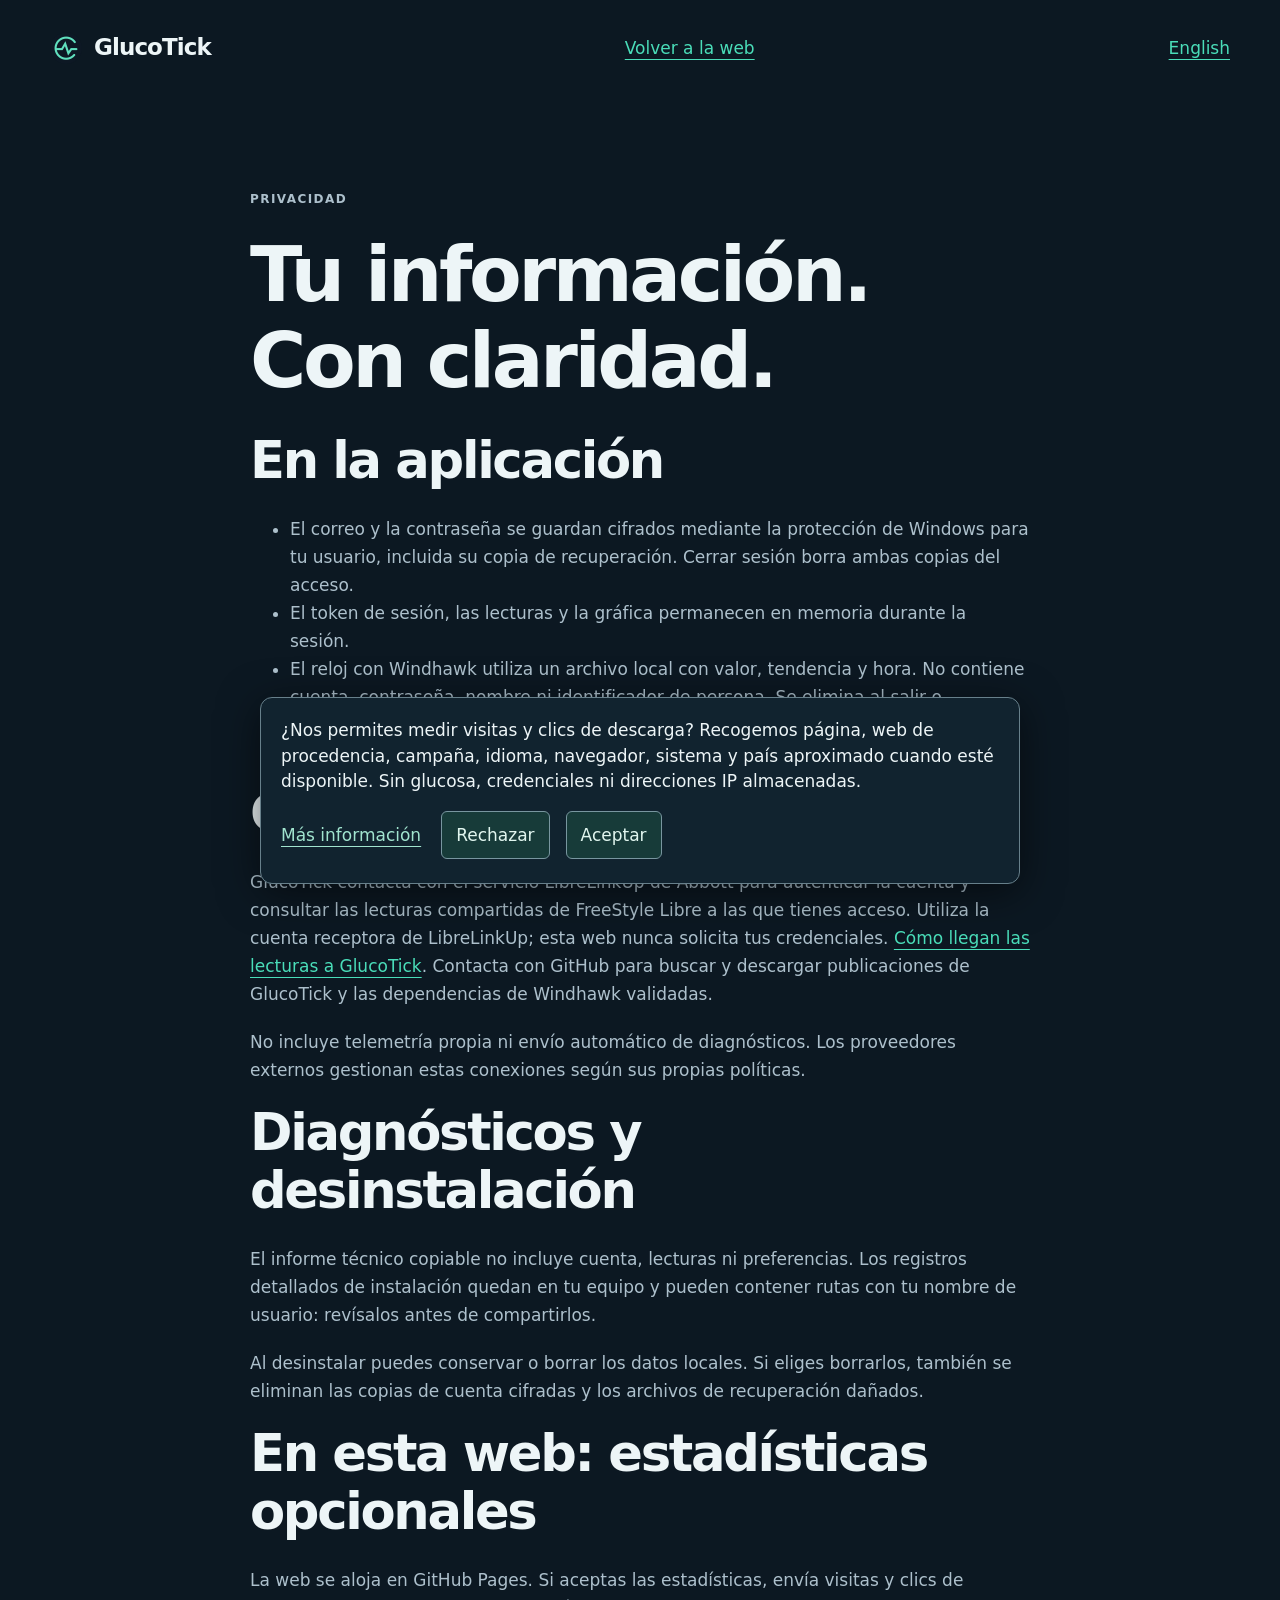
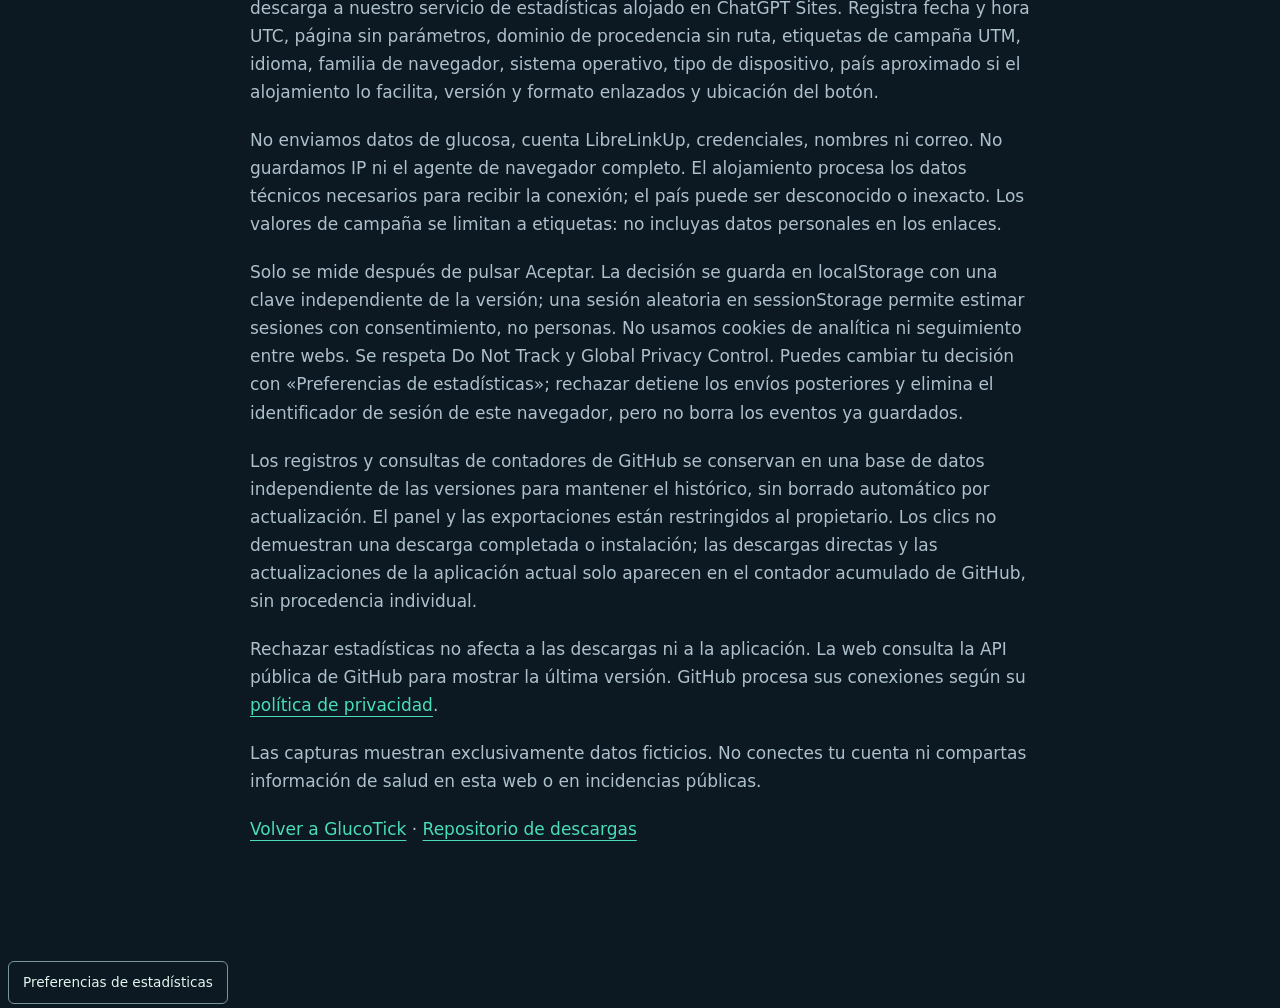
<file: docs/privacidad.html>
<!doctype html><html lang="es"><head><meta charset="utf-8"><meta name="viewport" content="width=device-width,initial-scale=1"><title>Privacidad de GlucoTick: cuenta, lecturas y conexiones</title><meta name="description" content="Cómo GlucoTick guarda la cuenta y preferencias en Windows, utiliza las lecturas y conecta con LibreLinkUp y GitHub."><link rel="canonical" href="https://tiri14.github.io/glucotick-releases/privacidad.html"><link rel="alternate" hreflang="es" href="https://tiri14.github.io/glucotick-releases/privacidad.html"><link rel="alternate" hreflang="en" href="https://tiri14.github.io/glucotick-releases/en/privacy.html"><link rel="alternate" hreflang="x-default" href="https://tiri14.github.io/glucotick-releases/privacidad.html"><meta property="og:type" content="website"><meta property="og:locale" content="es_ES"><meta property="og:title" content="Privacidad de GlucoTick: cuenta, lecturas y conexiones"><meta property="og:description" content="Cómo GlucoTick guarda la cuenta y preferencias en Windows, utiliza las lecturas y conecta con LibreLinkUp y GitHub."><meta property="og:url" content="https://tiri14.github.io/glucotick-releases/privacidad.html"><meta property="og:image" content="https://tiri14.github.io/glucotick-releases/assets/panel-dark.png"><meta property="og:image:alt" content="Panel de GlucoTick con datos ficticios"><meta name="twitter:card" content="summary_large_image"><meta name="theme-color" content="#0c1822"><link rel="icon" href="assets/icon.png?v=2"><link rel="stylesheet" href="styles.css"><script src="analytics.js" defer></script></head><body><header class="header wrap"><a class="brand" href="./"><img src="assets/icon.png?v=2" width="32" height="32" alt="">GlucoTick</a><a href="./">Volver a la web</a><a href="en/privacy.html" lang="en">English</a></header><main class="section wrap privacy"><p class="eyebrow">PRIVACIDAD</p><h1>Tu información.<br>Con claridad.</h1><h2>En la aplicación</h2><ul><li>El correo y la contraseña se guardan cifrados mediante la protección de Windows para tu usuario, incluida su copia de recuperación. Cerrar sesión borra ambas copias del acceso.</li><li>El token de sesión, las lecturas y la gráfica permanecen en memoria durante la sesión.</li><li>El reloj con Windhawk utiliza un archivo local con valor, tendencia y hora. No contiene cuenta, contraseña, nombre ni identificador de persona. Se elimina al salir o desactivar la integración.</li><li>Las preferencias se guardan en un archivo local con copia de recuperación.</li></ul><h2>Conexiones</h2><p>GlucoTick contacta con el servicio LibreLinkUp de Abbott para autenticar la cuenta y consultar las lecturas compartidas de FreeStyle Libre a las que tienes acceso. Utiliza la cuenta receptora de LibreLinkUp; esta web nunca solicita tus credenciales. <a href="./#compatibilidad">Cómo llegan las lecturas a GlucoTick</a>. Contacta con GitHub para buscar y descargar publicaciones de GlucoTick y las dependencias de Windhawk validadas.</p><p>No incluye telemetría propia ni envío automático de diagnósticos. Los proveedores externos gestionan estas conexiones según sus propias políticas.</p><h2>Diagnósticos y desinstalación</h2><p>El informe técnico copiable no incluye cuenta, lecturas ni preferencias. Los registros detallados de instalación quedan en tu equipo y pueden contener rutas con tu nombre de usuario: revísalos antes de compartirlos.</p><p>Al desinstalar puedes conservar o borrar los datos locales. Si eliges borrarlos, también se eliminan las copias de cuenta cifradas y los archivos de recuperación dañados.</p><h2 id="estadisticas-web">En esta web: estadísticas opcionales</h2><p>La web se aloja en GitHub Pages. Si aceptas las estadísticas, envía visitas y clics de descarga a nuestro servicio de estadísticas alojado en ChatGPT Sites. Registra fecha y hora UTC, página sin parámetros, dominio de procedencia sin ruta, etiquetas de campaña UTM, idioma, familia de navegador, sistema operativo, tipo de dispositivo, país aproximado si el alojamiento lo facilita, versión y formato enlazados y ubicación del botón.</p><p>No enviamos datos de glucosa, cuenta LibreLinkUp, credenciales, nombres ni correo. No guardamos IP ni el agente de navegador completo. El alojamiento procesa los datos técnicos necesarios para recibir la conexión; el país puede ser desconocido o inexacto. Los valores de campaña se limitan a etiquetas: no incluyas datos personales en los enlaces.</p><p>Solo se mide después de pulsar Aceptar. La decisión se guarda en localStorage con una clave independiente de la versión; una sesión aleatoria en sessionStorage permite estimar sesiones con consentimiento, no personas. No usamos cookies de analítica ni seguimiento entre webs. Se respeta Do Not Track y Global Privacy Control. Puedes cambiar tu decisión con «Preferencias de estadísticas»; rechazar detiene los envíos posteriores y elimina el identificador de sesión de este navegador, pero no borra los eventos ya guardados.</p><p>Los registros y consultas de contadores de GitHub se conservan en una base de datos independiente de las versiones para mantener el histórico, sin borrado automático por actualización. El panel y las exportaciones están restringidos al propietario. Los clics no demuestran una descarga completada o instalación; las descargas directas y las actualizaciones de la aplicación actual solo aparecen en el contador acumulado de GitHub, sin procedencia individual.</p><p>Rechazar estadísticas no afecta a las descargas ni a la aplicación. La web consulta la API pública de GitHub para mostrar la última versión. GitHub procesa sus conexiones según su <a href="https://docs.github.com/en/site-policy/privacy-policies/github-general-privacy-statement">política de privacidad</a>.</p><p>Las capturas muestran exclusivamente datos ficticios. No conectes tu cuenta ni compartas información de salud en esta web o en incidencias públicas.</p><p><a href="./">Volver a GlucoTick</a> · <a href="https://github.com/tiri14/glucotick-releases">Repositorio de descargas</a></p></main></body></html>
</file>
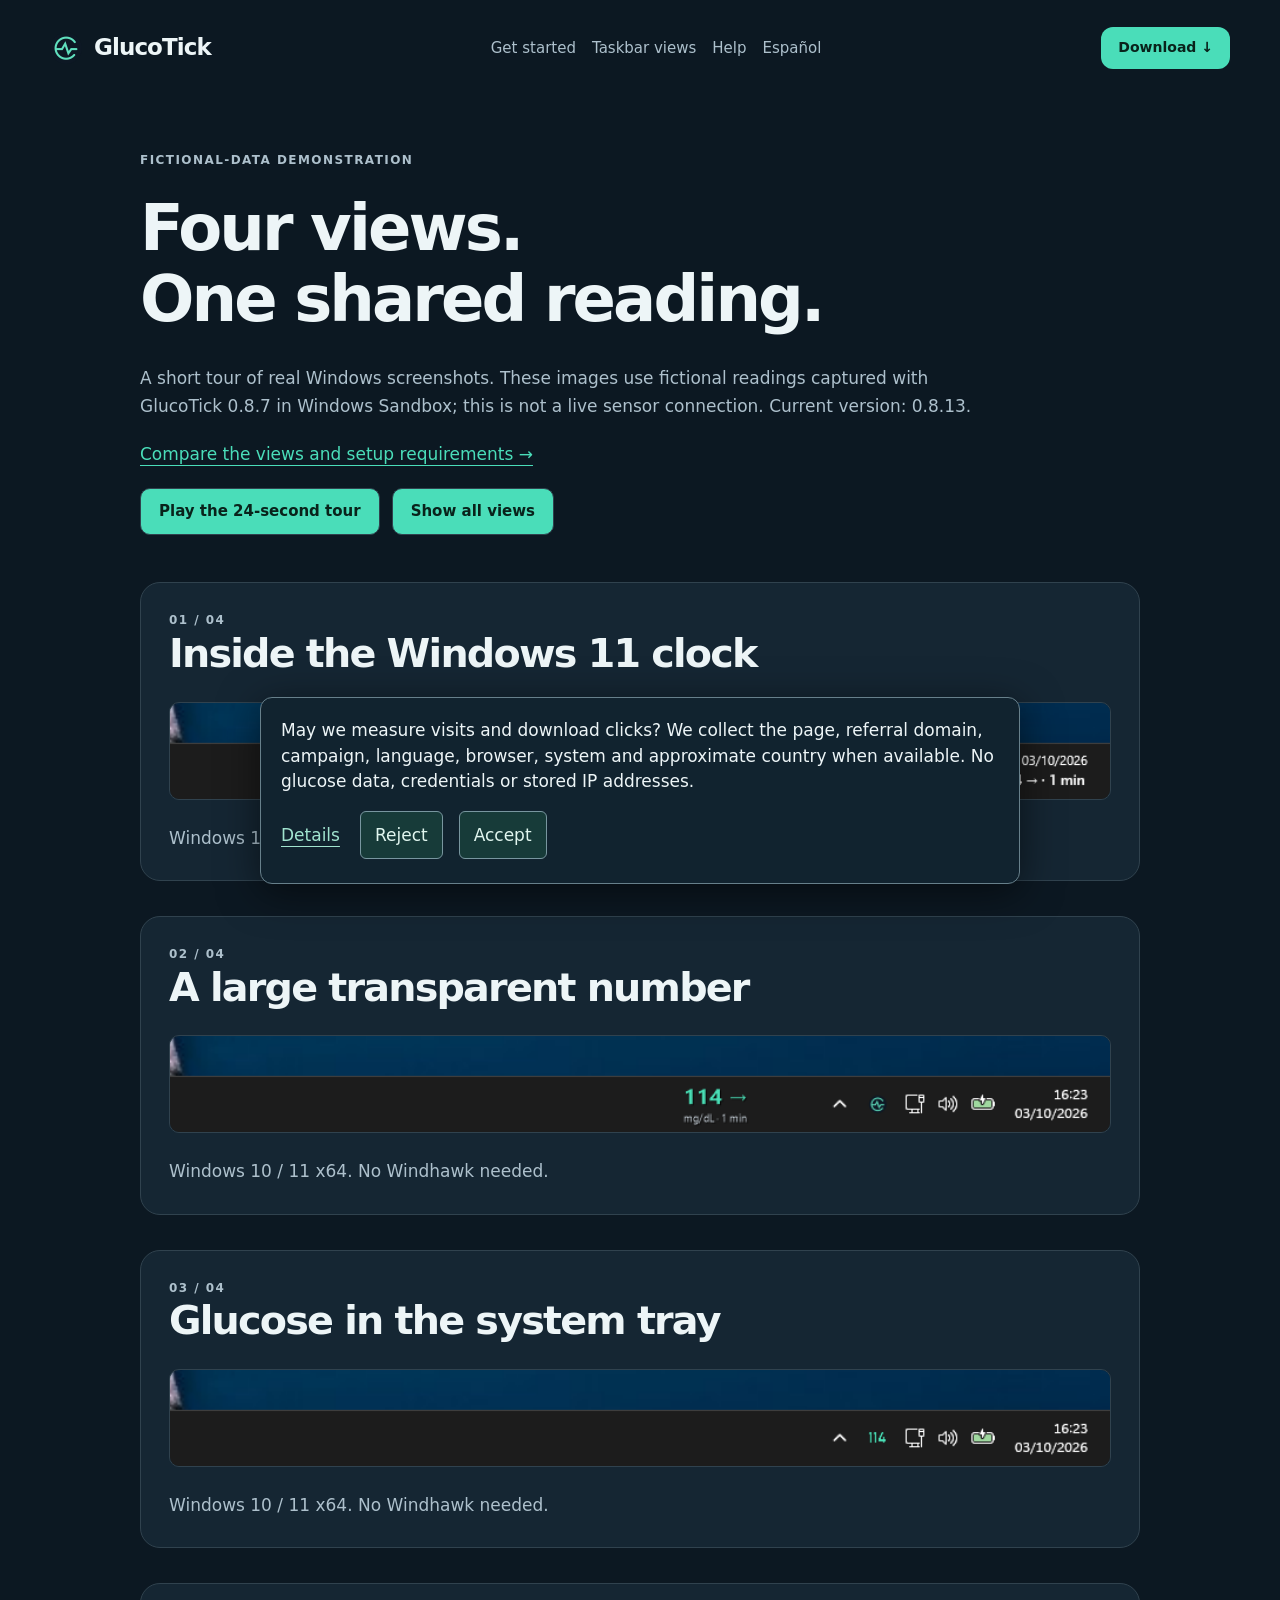
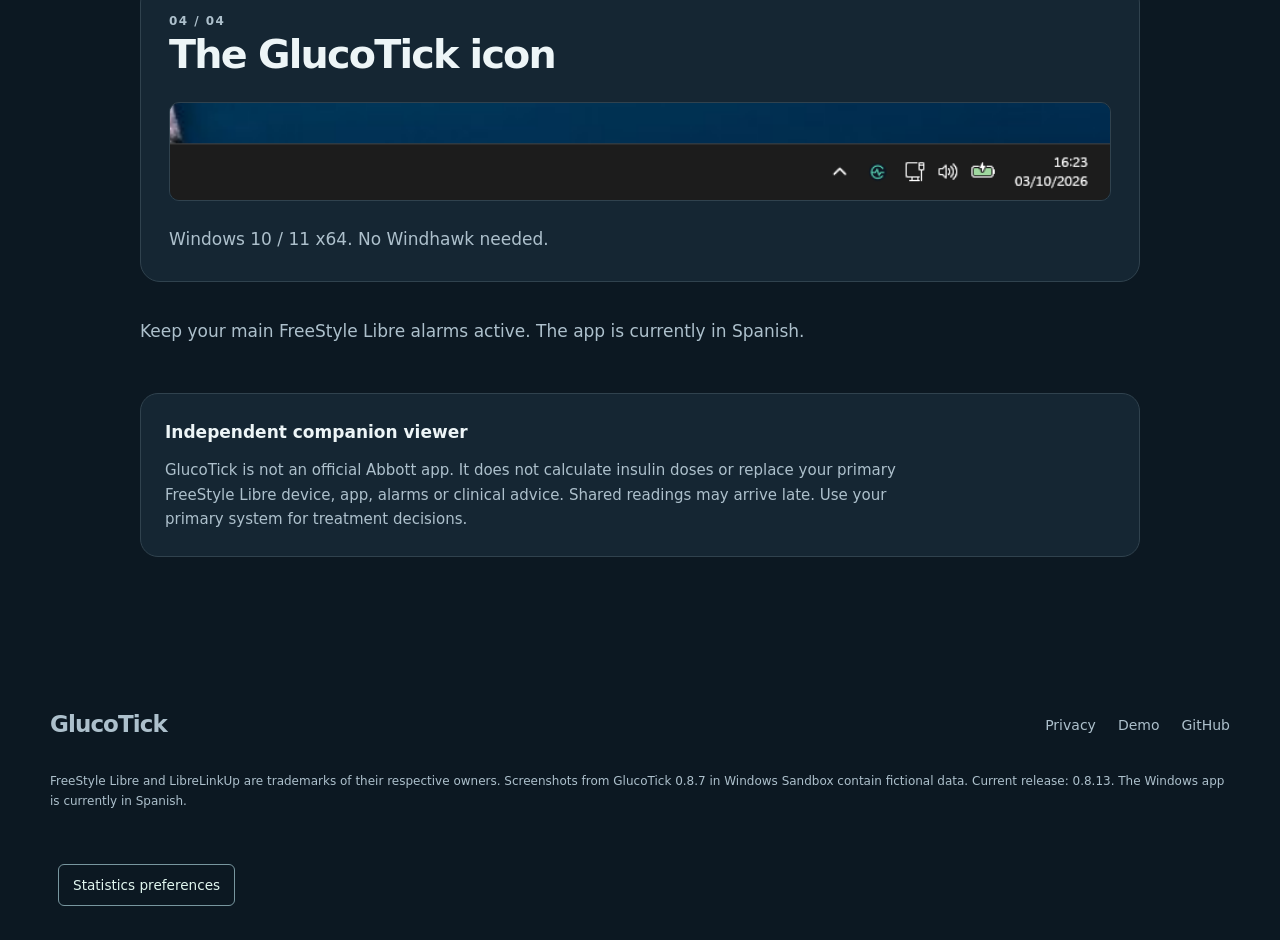
<file: docs/en/demo.html>
<!doctype html><html lang="en"><head><meta charset="utf-8"><meta name="viewport" content="width=device-width,initial-scale=1"><title>GlucoTick Windows demo: four glucose views</title><meta name="description" content="A short fictional-data tour of real GlucoTick Windows screenshots: clock, large number, tray reading and app icon."><link rel="canonical" href="https://tiri14.github.io/glucotick-releases/en/demo.html"><link rel="alternate" hreflang="es" href="https://tiri14.github.io/glucotick-releases/demo.html"><link rel="alternate" hreflang="en" href="https://tiri14.github.io/glucotick-releases/en/demo.html"><link rel="alternate" hreflang="x-default" href="https://tiri14.github.io/glucotick-releases/demo.html"><meta property="og:type" content="website"><meta property="og:locale" content="en_US"><meta property="og:title" content="GlucoTick Windows demo: four glucose views"><meta property="og:description" content="A short fictional-data tour of real GlucoTick Windows screenshots: clock, large number, tray reading and app icon."><meta property="og:url" content="https://tiri14.github.io/glucotick-releases/en/demo.html"><meta property="og:image" content="https://tiri14.github.io/glucotick-releases/assets/panel-dark.png"><meta property="og:image:alt" content="GlucoTick panel with fictional readings"><meta name="twitter:card" content="summary_large_image"><meta name="theme-color" content="#0c1822"><link rel="icon" href="../assets/icon.png?v=2"><link rel="stylesheet" href="../styles.css"><script src="../app.js" defer></script><script src="../analytics.js" defer></script></head><body><a class="skip" href="#contenido">Skip to content</a><header class="header wrap"><a class="brand" href="./"><img src="../assets/icon.png?v=2" width="32" height="32" alt="">GlucoTick</a><nav aria-label="Main"><a href="librelinkup-windows.html">Get started</a><a href="glucose-windows-taskbar.html">Taskbar views</a><a href="help.html">Help</a><a href="https://tiri14.github.io/glucotick-releases/demo.html" lang="es">Español</a></nav><a class="button small download" href="https://github.com/tiri14/glucotick-releases/releases/latest">Download ↓</a></header><main id="contenido" class="section wrap guide"><p class="eyebrow">FICTIONAL-DATA DEMONSTRATION</p><h1>Four views.<br>One shared reading.</h1><p>A short tour of real Windows screenshots. These images use fictional readings captured with GlucoTick 0.8.7 in Windows Sandbox; this is not a live sensor connection. Current version: 0.8.13.</p><p><a href="glucose-windows-taskbar.html">Compare the views and setup requirements →</a></p><div class="demo-controls" hidden><button type="button" id="demo-start">Play the 24-second tour</button><button type="button" id="demo-stop">Show all views</button><p id="demo-status" role="status" aria-live="polite"></p></div><div class="demo-scenes"><section class="demo-scene" data-scene="0"><p class="eyebrow">01 / 04</p><h2>Inside the Windows 11 clock</h2><img src="../assets/windows-reloj-integrado.png" width="800" height="82" alt="Inside the Windows 11 clock — fictional reading"><p>Windows 11 x64 and the optional validated Windhawk integration.</p></section><section class="demo-scene" data-scene="1"><p class="eyebrow">02 / 04</p><h2>A large transparent number</h2><img src="../assets/windows-numero-grande.png" width="800" height="82" alt="A large transparent number — fictional reading"><p>Windows 10 / 11 x64. No Windhawk needed.</p></section><section class="demo-scene" data-scene="2"><p class="eyebrow">03 / 04</p><h2>Glucose in the system tray</h2><img src="../assets/windows-bandeja-glucosa.png" width="800" height="82" alt="Glucose in the system tray — fictional reading"><p>Windows 10 / 11 x64. No Windhawk needed.</p></section><section class="demo-scene" data-scene="3"><p class="eyebrow">04 / 04</p><h2>The GlucoTick icon</h2><img src="../assets/windows-bandeja-icono.png" width="800" height="82" alt="The GlucoTick icon — fictional reading"><p>Windows 10 / 11 x64. No Windhawk needed.</p></section></div><p>Keep your main FreeStyle Libre alarms active. The app is currently in Spanish.</p><script src="../demo.js" defer></script><aside class="guide-note"><strong>Independent companion viewer</strong><p>GlucoTick is not an official Abbott app. It does not calculate insulin doses or replace your primary FreeStyle Libre device, app, alarms or clinical advice. Shared readings may arrive late. Use your primary system for treatment decisions.</p></aside></main><footer class="wrap footer"><a class="brand" href="./">GlucoTick</a><div><a href="privacy.html">Privacy</a><a href="demo.html">Demo</a><a href="https://github.com/tiri14/glucotick-releases">GitHub</a></div><p>FreeStyle Libre and LibreLinkUp are trademarks of their respective owners. Screenshots from GlucoTick 0.8.7 in Windows Sandbox contain fictional data. Current release: 0.8.13. The Windows app is currently in Spanish.</p></footer></body></html>
</file>
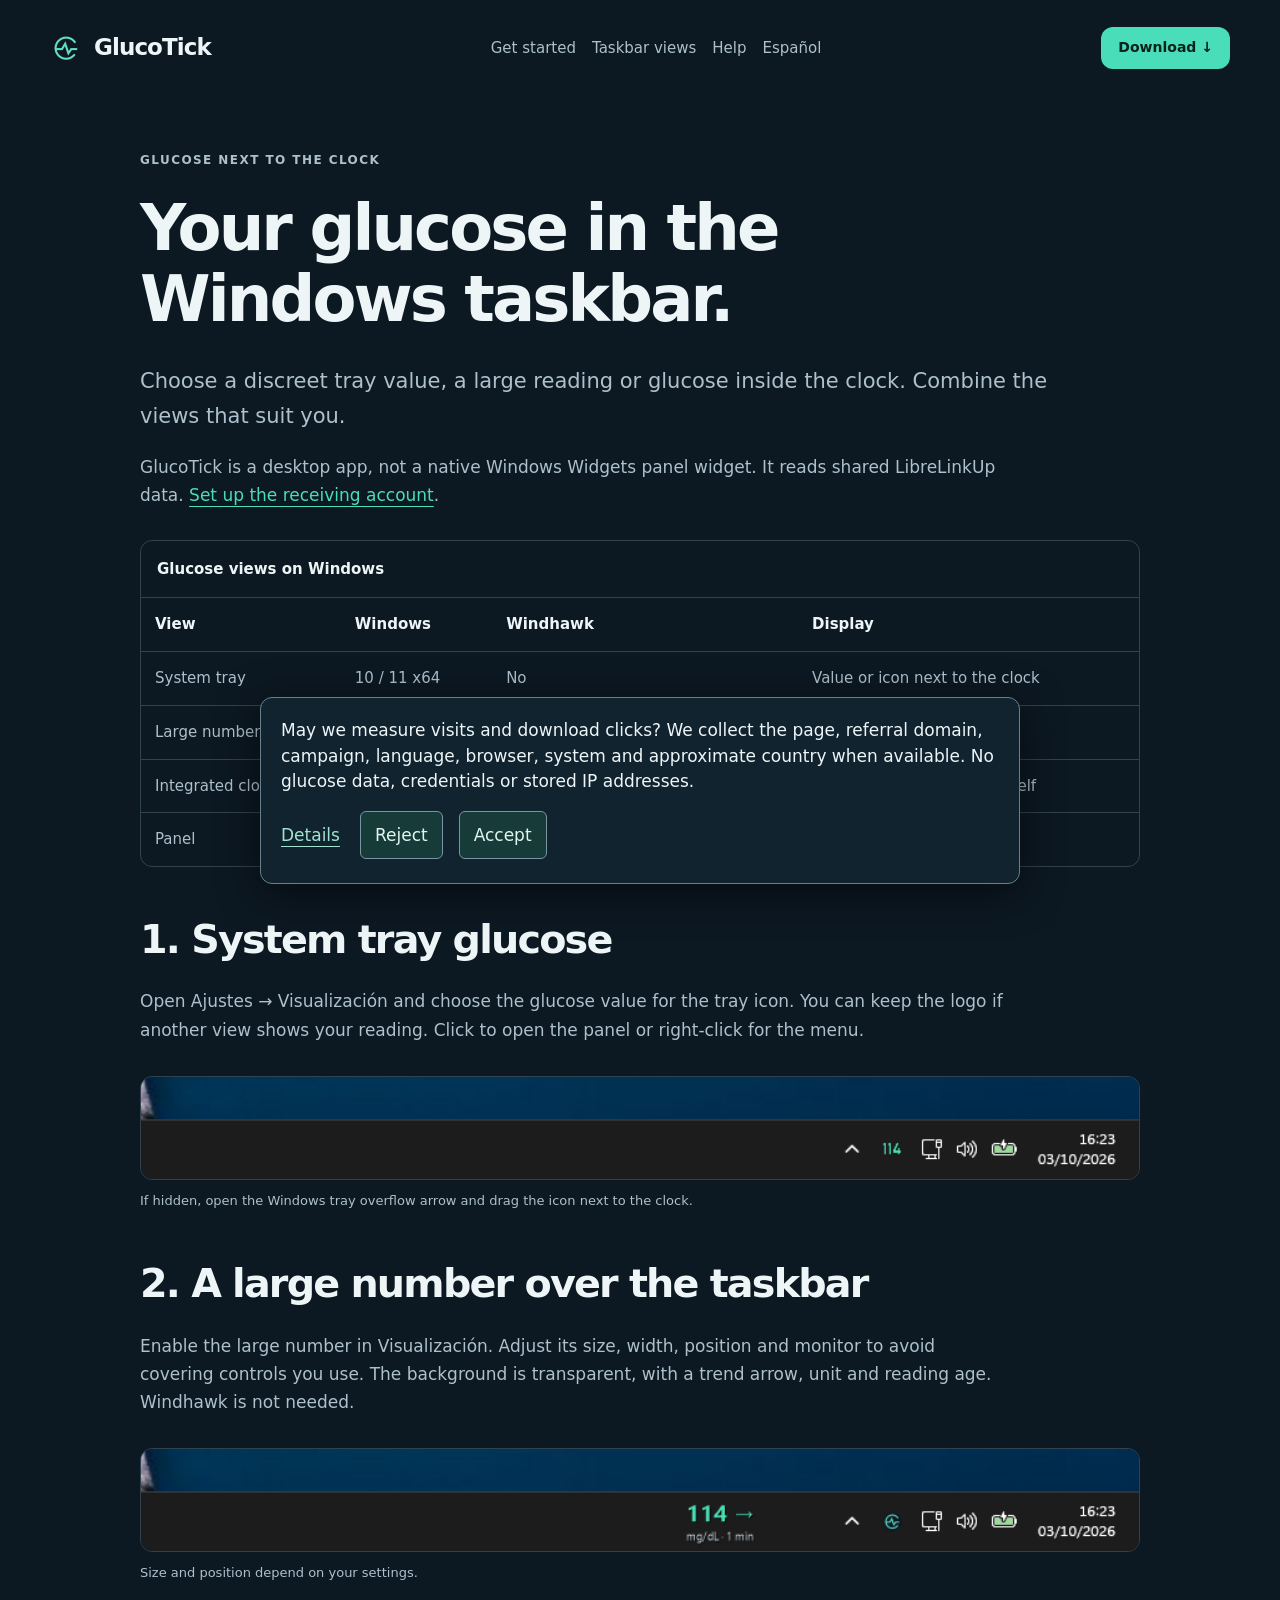
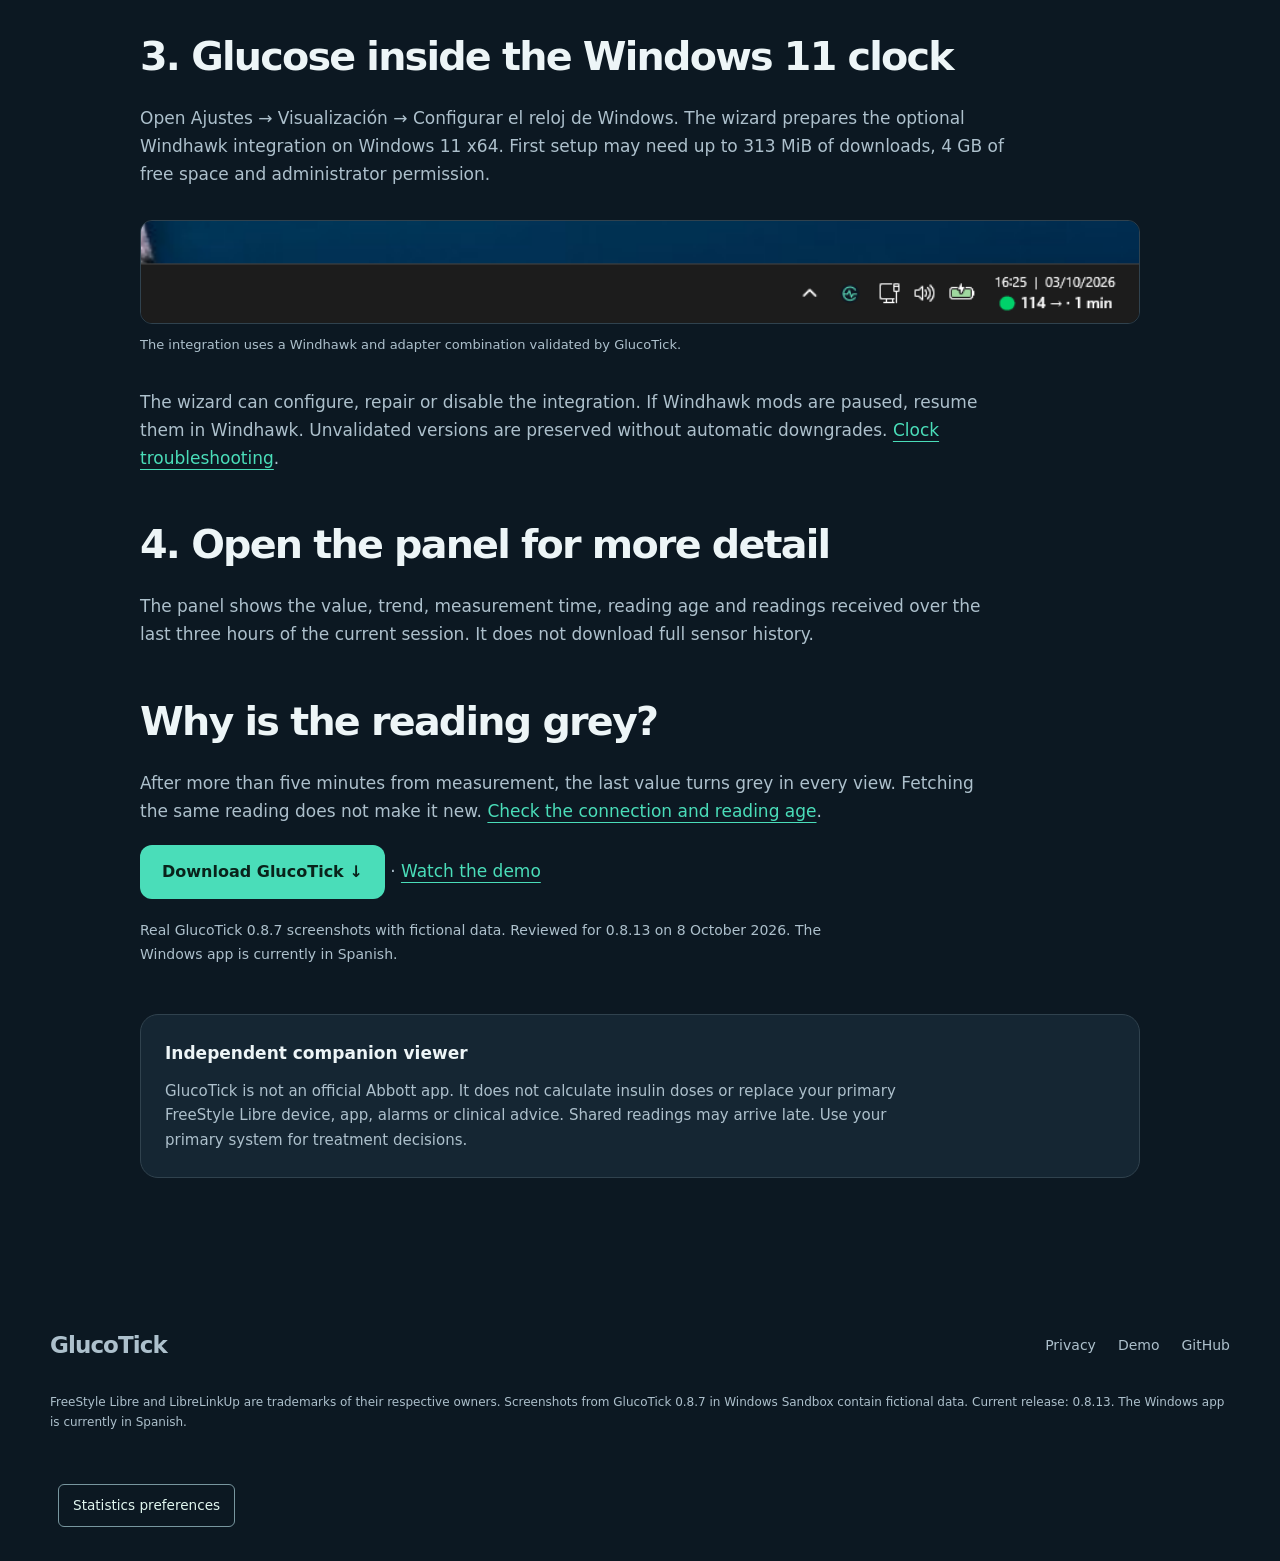
<file: docs/en/glucose-windows-taskbar.html>
<!doctype html><html lang="en"><head><meta charset="utf-8"><meta name="viewport" content="width=device-width,initial-scale=1"><title>Glucose in the Windows taskbar and clock | GlucoTick</title><meta name="description" content="Compare LibreLinkUp glucose views in the Windows system tray, a large transparent number and the optional Windows 11 clock integration."><link rel="canonical" href="https://tiri14.github.io/glucotick-releases/en/glucose-windows-taskbar.html"><link rel="alternate" hreflang="es" href="https://tiri14.github.io/glucotick-releases/glucosa-barra-tareas-windows.html"><link rel="alternate" hreflang="en" href="https://tiri14.github.io/glucotick-releases/en/glucose-windows-taskbar.html"><link rel="alternate" hreflang="x-default" href="https://tiri14.github.io/glucotick-releases/glucosa-barra-tareas-windows.html"><meta property="og:type" content="website"><meta property="og:locale" content="en_US"><meta property="og:title" content="Glucose in the Windows taskbar and clock | GlucoTick"><meta property="og:description" content="Compare LibreLinkUp glucose views in the Windows system tray, a large transparent number and the optional Windows 11 clock integration."><meta property="og:url" content="https://tiri14.github.io/glucotick-releases/en/glucose-windows-taskbar.html"><meta property="og:image" content="https://tiri14.github.io/glucotick-releases/assets/panel-dark.png"><meta property="og:image:alt" content="GlucoTick panel with fictional readings"><meta name="twitter:card" content="summary_large_image"><meta name="theme-color" content="#0c1822"><link rel="icon" href="../assets/icon.png?v=2"><link rel="stylesheet" href="../styles.css"><script src="../app.js" defer></script><script src="../analytics.js" defer></script></head><body><a class="skip" href="#contenido">Skip to content</a><header class="header wrap"><a class="brand" href="./"><img src="../assets/icon.png?v=2" width="32" height="32" alt="">GlucoTick</a><nav aria-label="Main"><a href="librelinkup-windows.html">Get started</a><a href="glucose-windows-taskbar.html">Taskbar views</a><a href="help.html">Help</a><a href="https://tiri14.github.io/glucotick-releases/glucosa-barra-tareas-windows.html" lang="es">Español</a></nav><a class="button small download" href="https://github.com/tiri14/glucotick-releases/releases/latest">Download ↓</a></header><main id="contenido" class="section wrap guide"><p class="eyebrow">GLUCOSE NEXT TO THE CLOCK</p><h1>Your glucose in the<br>Windows taskbar.</h1><p class="lead">Choose a discreet tray value, a large reading or glucose inside the clock. Combine the views that suit you.</p><p>GlucoTick is a desktop app, not a native Windows Widgets panel widget. It reads shared LibreLinkUp data. <a href="librelinkup-windows.html">Set up the receiving account</a>.</p><div class="table-scroll"><table><caption>Glucose views on Windows</caption><thead><tr><th>View</th><th>Windows</th><th>Windhawk</th><th>Display</th></tr></thead><tbody><tr><td>System tray</td><td>10 / 11 x64</td><td>No</td><td>Value or icon next to the clock</td></tr><tr><td>Large number</td><td>10 / 11 x64</td><td>No</td><td>Value, arrow, unit and age</td></tr><tr><td>Integrated clock</td><td>11 x64</td><td>Yes, validated combination</td><td>Reading inside the clock itself</td></tr><tr><td>Panel</td><td>10 / 11 x64</td><td>No</td><td>Reading and session graph</td></tr></tbody></table></div><h2>1. System tray glucose</h2><p>Open Ajustes → Visualización and choose the glucose value for the tray icon. You can keep the logo if another view shows your reading. Click to open the panel or right-click for the menu.</p><figure class="guide-shot"><a href="../assets/windows-bandeja-glucosa.png"><img src="../assets/windows-bandeja-glucosa.png" width="800" height="82" alt="Windows taskbar with fictional reading 114 in the tray" loading="lazy"></a><figcaption>If hidden, open the Windows tray overflow arrow and drag the icon next to the clock.</figcaption></figure><h2>2. A large number over the taskbar</h2><p>Enable the large number in Visualización. Adjust its size, width, position and monitor to avoid covering controls you use. The background is transparent, with a trend arrow, unit and reading age. Windhawk is not needed.</p><figure class="guide-shot"><a href="../assets/windows-numero-grande.png"><img src="../assets/windows-numero-grande.png" width="800" height="82" alt="Fictional reading 114 with trend and age on a transparent background" loading="lazy"></a><figcaption>Size and position depend on your settings.</figcaption></figure><h2>3. Glucose inside the Windows 11 clock</h2><p>Open Ajustes → Visualización → Configurar el reloj de Windows. The wizard prepares the optional Windhawk integration on Windows 11 x64. First setup may need up to 313 MiB of downloads, 4 GB of free space and administrator permission.</p><figure class="guide-shot"><a href="../assets/windows-reloj-integrado.png"><img src="../assets/windows-reloj-integrado.png" width="800" height="82" alt="Windows 11 clock with fictional reading 114 integrated through Windhawk" loading="lazy"></a><figcaption>The integration uses a Windhawk and adapter combination validated by GlucoTick.</figcaption></figure><p>The wizard can configure, repair or disable the integration. If Windhawk mods are paused, resume them in Windhawk. Unvalidated versions are preserved without automatic downgrades. <a href="help.html#clock">Clock troubleshooting</a>.</p><h2>4. Open the panel for more detail</h2><p>The panel shows the value, trend, measurement time, reading age and readings received over the last three hours of the current session. It does not download full sensor history.</p><h2>Why is the reading grey?</h2><p>After more than five minutes from measurement, the last value turns grey in every view. Fetching the same reading does not make it new. <a href="help.html#grey">Check the connection and reading age</a>.</p><p><a class="button download" href="https://github.com/tiri14/glucotick-releases/releases/latest">Download GlucoTick ↓</a> · <a href="demo.html">Watch the demo</a></p><p class="muted">Real GlucoTick 0.8.7 screenshots with fictional data. Reviewed for 0.8.13 on 8 October 2026. The Windows app is currently in Spanish.</p><aside class="guide-note"><strong>Independent companion viewer</strong><p>GlucoTick is not an official Abbott app. It does not calculate insulin doses or replace your primary FreeStyle Libre device, app, alarms or clinical advice. Shared readings may arrive late. Use your primary system for treatment decisions.</p></aside></main><footer class="wrap footer"><a class="brand" href="./">GlucoTick</a><div><a href="privacy.html">Privacy</a><a href="demo.html">Demo</a><a href="https://github.com/tiri14/glucotick-releases">GitHub</a></div><p>FreeStyle Libre and LibreLinkUp are trademarks of their respective owners. Screenshots from GlucoTick 0.8.7 in Windows Sandbox contain fictional data. Current release: 0.8.13. The Windows app is currently in Spanish.</p></footer></body></html>
</file>
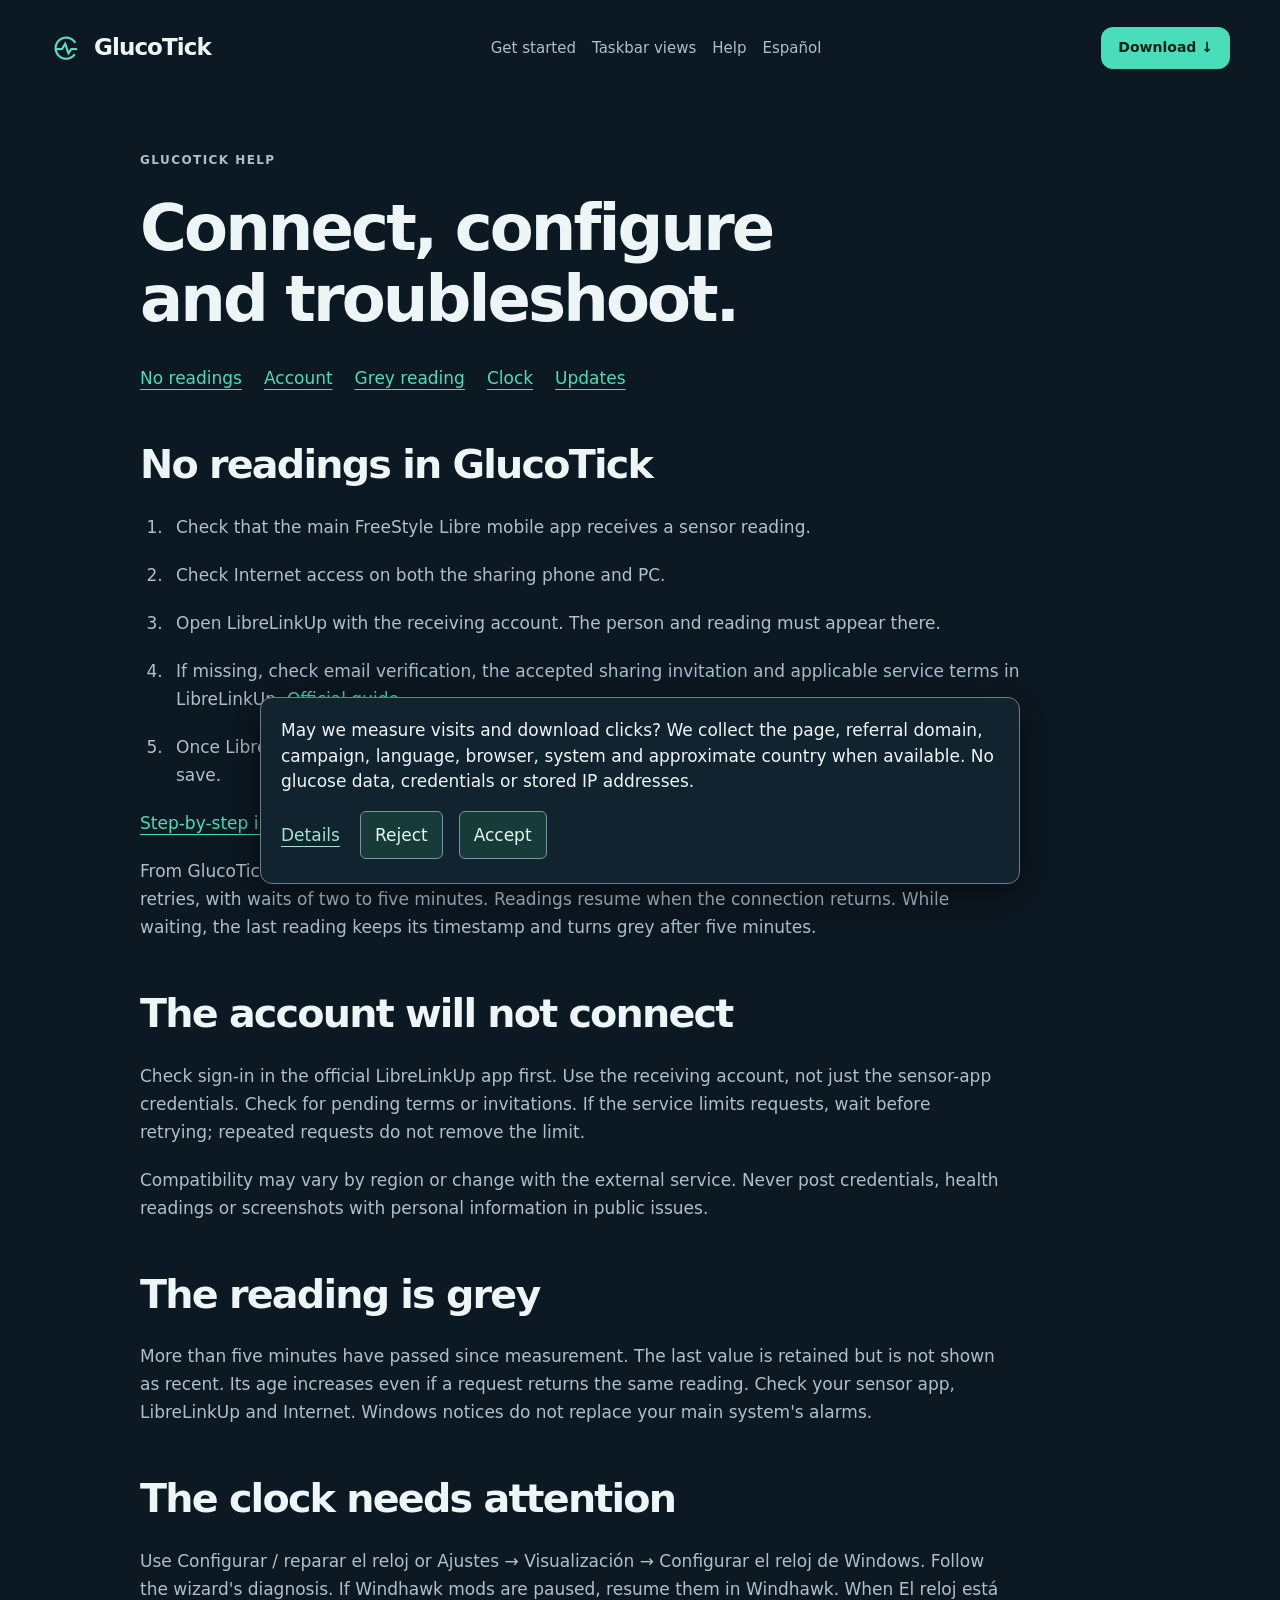
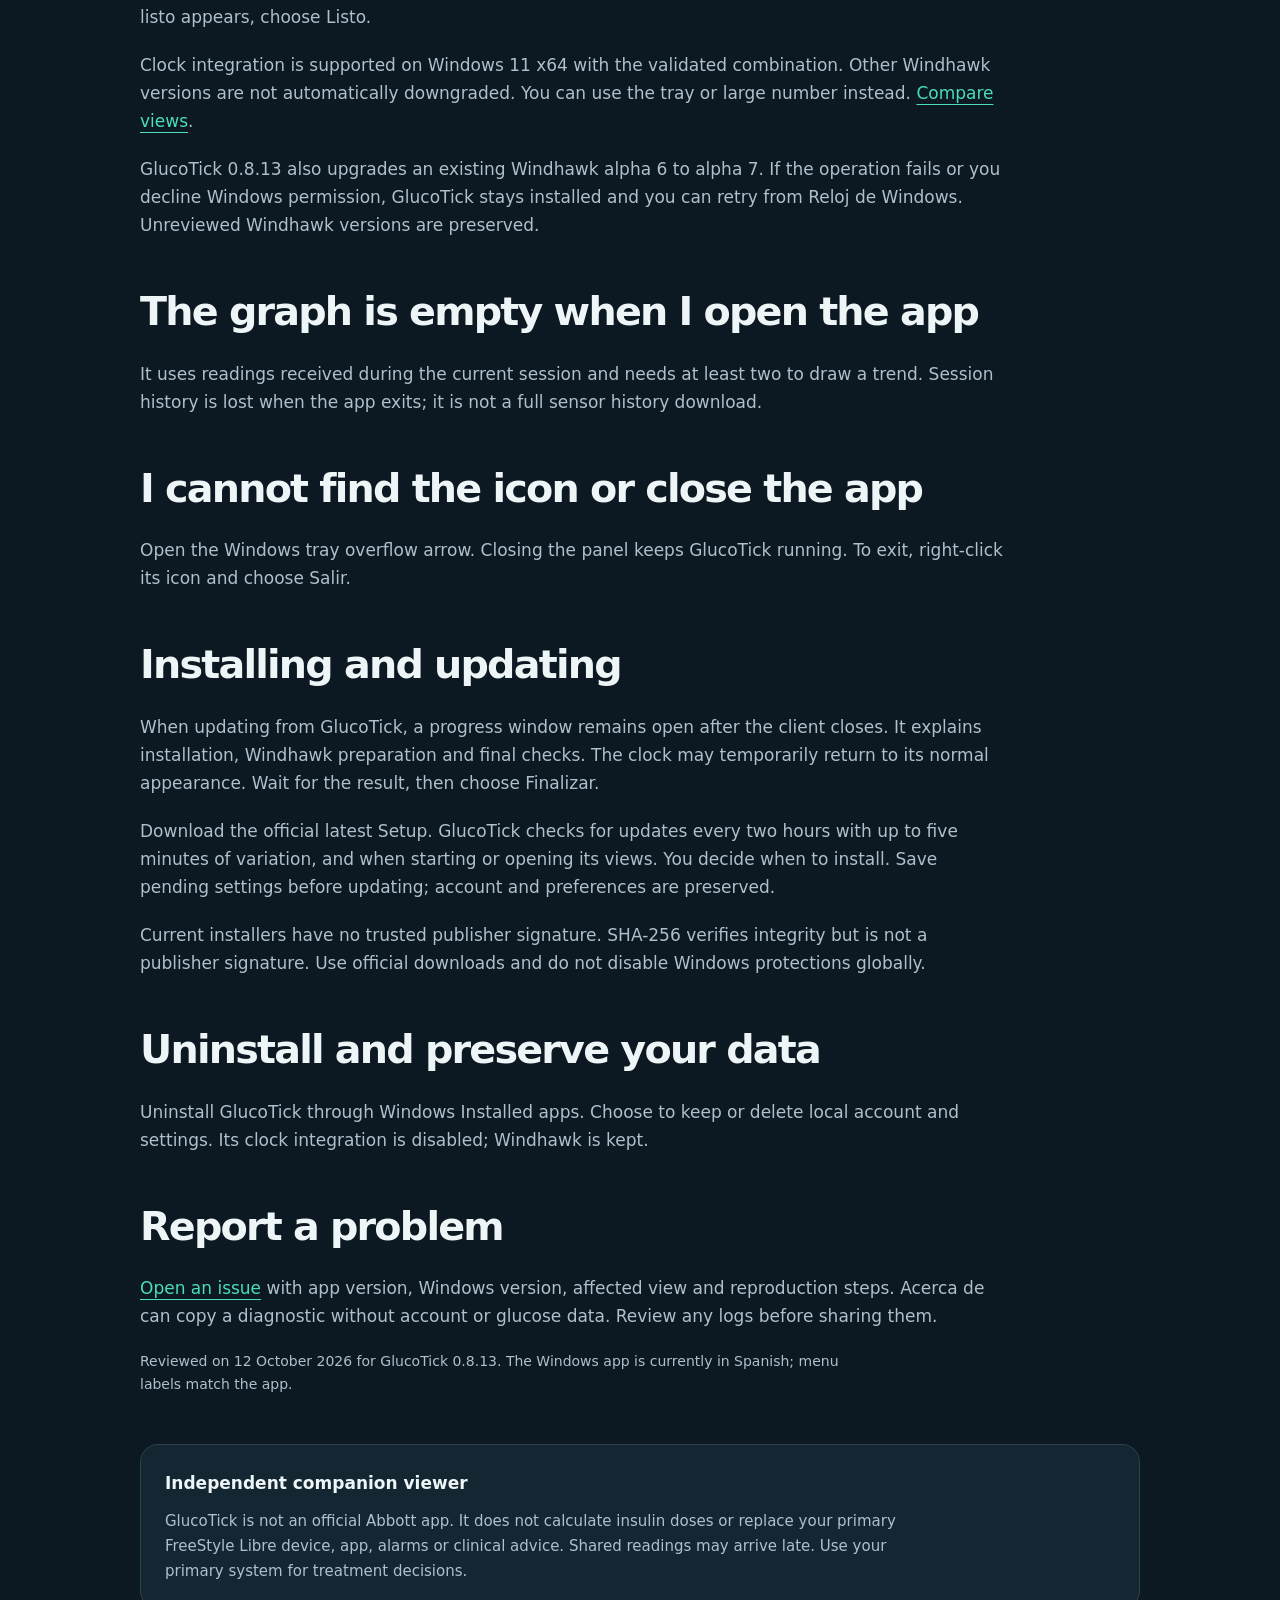
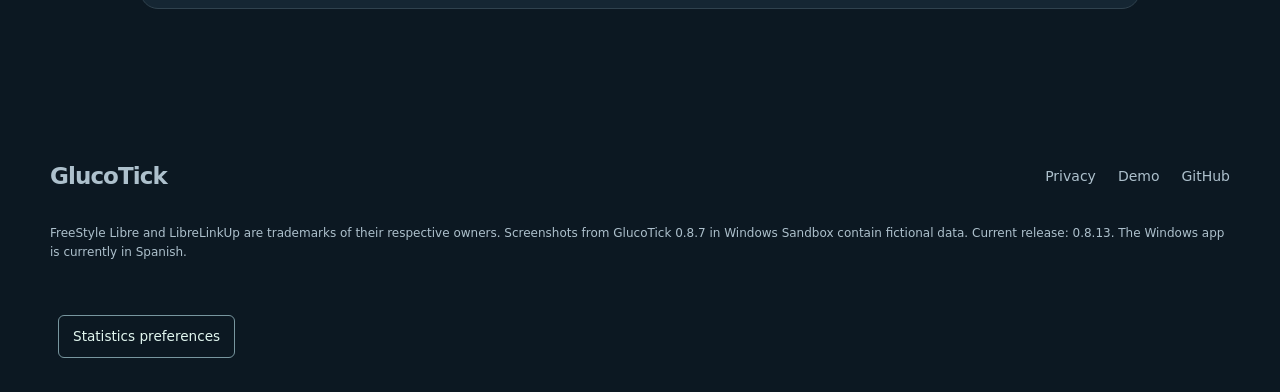
<file: docs/en/help.html>
<!doctype html><html lang="en"><head><meta charset="utf-8"><meta name="viewport" content="width=device-width,initial-scale=1"><title>GlucoTick help: connection, grey readings and clock setup</title><meta name="description" content="Troubleshoot GlucoTick and LibreLinkUp on Windows: account setup, missing readings, grey values, Windhawk, updates and uninstalling."><link rel="canonical" href="https://tiri14.github.io/glucotick-releases/en/help.html"><link rel="alternate" hreflang="es" href="https://tiri14.github.io/glucotick-releases/ayuda.html"><link rel="alternate" hreflang="en" href="https://tiri14.github.io/glucotick-releases/en/help.html"><link rel="alternate" hreflang="x-default" href="https://tiri14.github.io/glucotick-releases/ayuda.html"><meta property="og:type" content="website"><meta property="og:locale" content="en_US"><meta property="og:title" content="GlucoTick help: connection, grey readings and clock setup"><meta property="og:description" content="Troubleshoot GlucoTick and LibreLinkUp on Windows: account setup, missing readings, grey values, Windhawk, updates and uninstalling."><meta property="og:url" content="https://tiri14.github.io/glucotick-releases/en/help.html"><meta property="og:image" content="https://tiri14.github.io/glucotick-releases/assets/panel-dark.png"><meta property="og:image:alt" content="GlucoTick panel with fictional readings"><meta name="twitter:card" content="summary_large_image"><meta name="theme-color" content="#0c1822"><link rel="icon" href="../assets/icon.png?v=2"><link rel="stylesheet" href="../styles.css"><script src="../app.js" defer></script><script src="../analytics.js" defer></script></head><body><a class="skip" href="#contenido">Skip to content</a><header class="header wrap"><a class="brand" href="./"><img src="../assets/icon.png?v=2" width="32" height="32" alt="">GlucoTick</a><nav aria-label="Main"><a href="librelinkup-windows.html">Get started</a><a href="glucose-windows-taskbar.html">Taskbar views</a><a href="help.html">Help</a><a href="https://tiri14.github.io/glucotick-releases/ayuda.html" lang="es">Español</a></nav><a class="button small download" href="https://github.com/tiri14/glucotick-releases/releases/latest">Download ↓</a></header><main id="contenido" class="section wrap guide"><p class="eyebrow">GLUCOTICK HELP</p><h1>Connect, configure<br>and troubleshoot.</h1><nav class="guide-toc" aria-label="On this page"><a href="#no-readings">No readings</a><a href="#account">Account</a><a href="#grey">Grey reading</a><a href="#clock">Clock</a><a href="#updates">Updates</a></nav><h2 id="no-readings">No readings in GlucoTick</h2><ol class="guide-steps"><li>Check that the main FreeStyle Libre mobile app receives a sensor reading.</li><li>Check Internet access on both the sharing phone and PC.</li><li>Open LibreLinkUp with the receiving account. The person and reading must appear there.</li><li>If missing, check email verification, the accepted sharing invitation and applicable service terms in LibreLinkUp. <a href="https://www.librelinkup.com/articles/getting-started">Official guide</a>.</li><li>Once LibreLinkUp shows readings, connect that same account in GlucoTick, choose the person and save.</li></ol><p><a href="librelinkup-windows.html">Step-by-step installation and setup</a>.</p><p>From GlucoTick 0.8.13, a temporary empty connection response from LibreLinkUp triggers automatic retries, with waits of two to five minutes. Readings resume when the connection returns. While waiting, the last reading keeps its timestamp and turns grey after five minutes.</p><h2 id="account">The account will not connect</h2><p>Check sign-in in the official LibreLinkUp app first. Use the receiving account, not just the sensor-app credentials. Check for pending terms or invitations. If the service limits requests, wait before retrying; repeated requests do not remove the limit.</p><p>Compatibility may vary by region or change with the external service. Never post credentials, health readings or screenshots with personal information in public issues.</p><h2 id="grey">The reading is grey</h2><p>More than five minutes have passed since measurement. The last value is retained but is not shown as recent. Its age increases even if a request returns the same reading. Check your sensor app, LibreLinkUp and Internet. Windows notices do not replace your main system's alarms.</p><h2 id="clock">The clock needs attention</h2><p>Use Configurar / reparar el reloj or Ajustes → Visualización → Configurar el reloj de Windows. Follow the wizard's diagnosis. If Windhawk mods are paused, resume them in Windhawk. When El reloj está listo appears, choose Listo.</p><p>Clock integration is supported on Windows 11 x64 with the validated combination. Other Windhawk versions are not automatically downgraded. You can use the tray or large number instead. <a href="glucose-windows-taskbar.html">Compare views</a>.</p><p>GlucoTick 0.8.13 also upgrades an existing Windhawk alpha 6 to alpha 7. If the operation fails or you decline Windows permission, GlucoTick stays installed and you can retry from Reloj de Windows. Unreviewed Windhawk versions are preserved.</p><h2>The graph is empty when I open the app</h2><p>It uses readings received during the current session and needs at least two to draw a trend. Session history is lost when the app exits; it is not a full sensor history download.</p><h2>I cannot find the icon or close the app</h2><p>Open the Windows tray overflow arrow. Closing the panel keeps GlucoTick running. To exit, right-click its icon and choose Salir.</p><h2 id="updates">Installing and updating</h2><p>When updating from GlucoTick, a progress window remains open after the client closes. It explains installation, Windhawk preparation and final checks. The clock may temporarily return to its normal appearance. Wait for the result, then choose Finalizar.</p><p>Download the official latest Setup. GlucoTick checks for updates every two hours with up to five minutes of variation, and when starting or opening its views. You decide when to install. Save pending settings before updating; account and preferences are preserved.</p><p>Current installers have no trusted publisher signature. SHA-256 verifies integrity but is not a publisher signature. Use official downloads and do not disable Windows protections globally.</p><h2>Uninstall and preserve your data</h2><p>Uninstall GlucoTick through Windows Installed apps. Choose to keep or delete local account and settings. Its clock integration is disabled; Windhawk is kept.</p><h2>Report a problem</h2><p><a href="https://github.com/tiri14/glucotick-releases/issues">Open an issue</a> with app version, Windows version, affected view and reproduction steps. Acerca de can copy a diagnostic without account or glucose data. Review any logs before sharing them.</p><p class="muted">Reviewed on 12 October 2026 for GlucoTick 0.8.13. The Windows app is currently in Spanish; menu labels match the app.</p><aside class="guide-note"><strong>Independent companion viewer</strong><p>GlucoTick is not an official Abbott app. It does not calculate insulin doses or replace your primary FreeStyle Libre device, app, alarms or clinical advice. Shared readings may arrive late. Use your primary system for treatment decisions.</p></aside></main><footer class="wrap footer"><a class="brand" href="./">GlucoTick</a><div><a href="privacy.html">Privacy</a><a href="demo.html">Demo</a><a href="https://github.com/tiri14/glucotick-releases">GitHub</a></div><p>FreeStyle Libre and LibreLinkUp are trademarks of their respective owners. Screenshots from GlucoTick 0.8.7 in Windows Sandbox contain fictional data. Current release: 0.8.13. The Windows app is currently in Spanish.</p></footer></body></html>
</file>
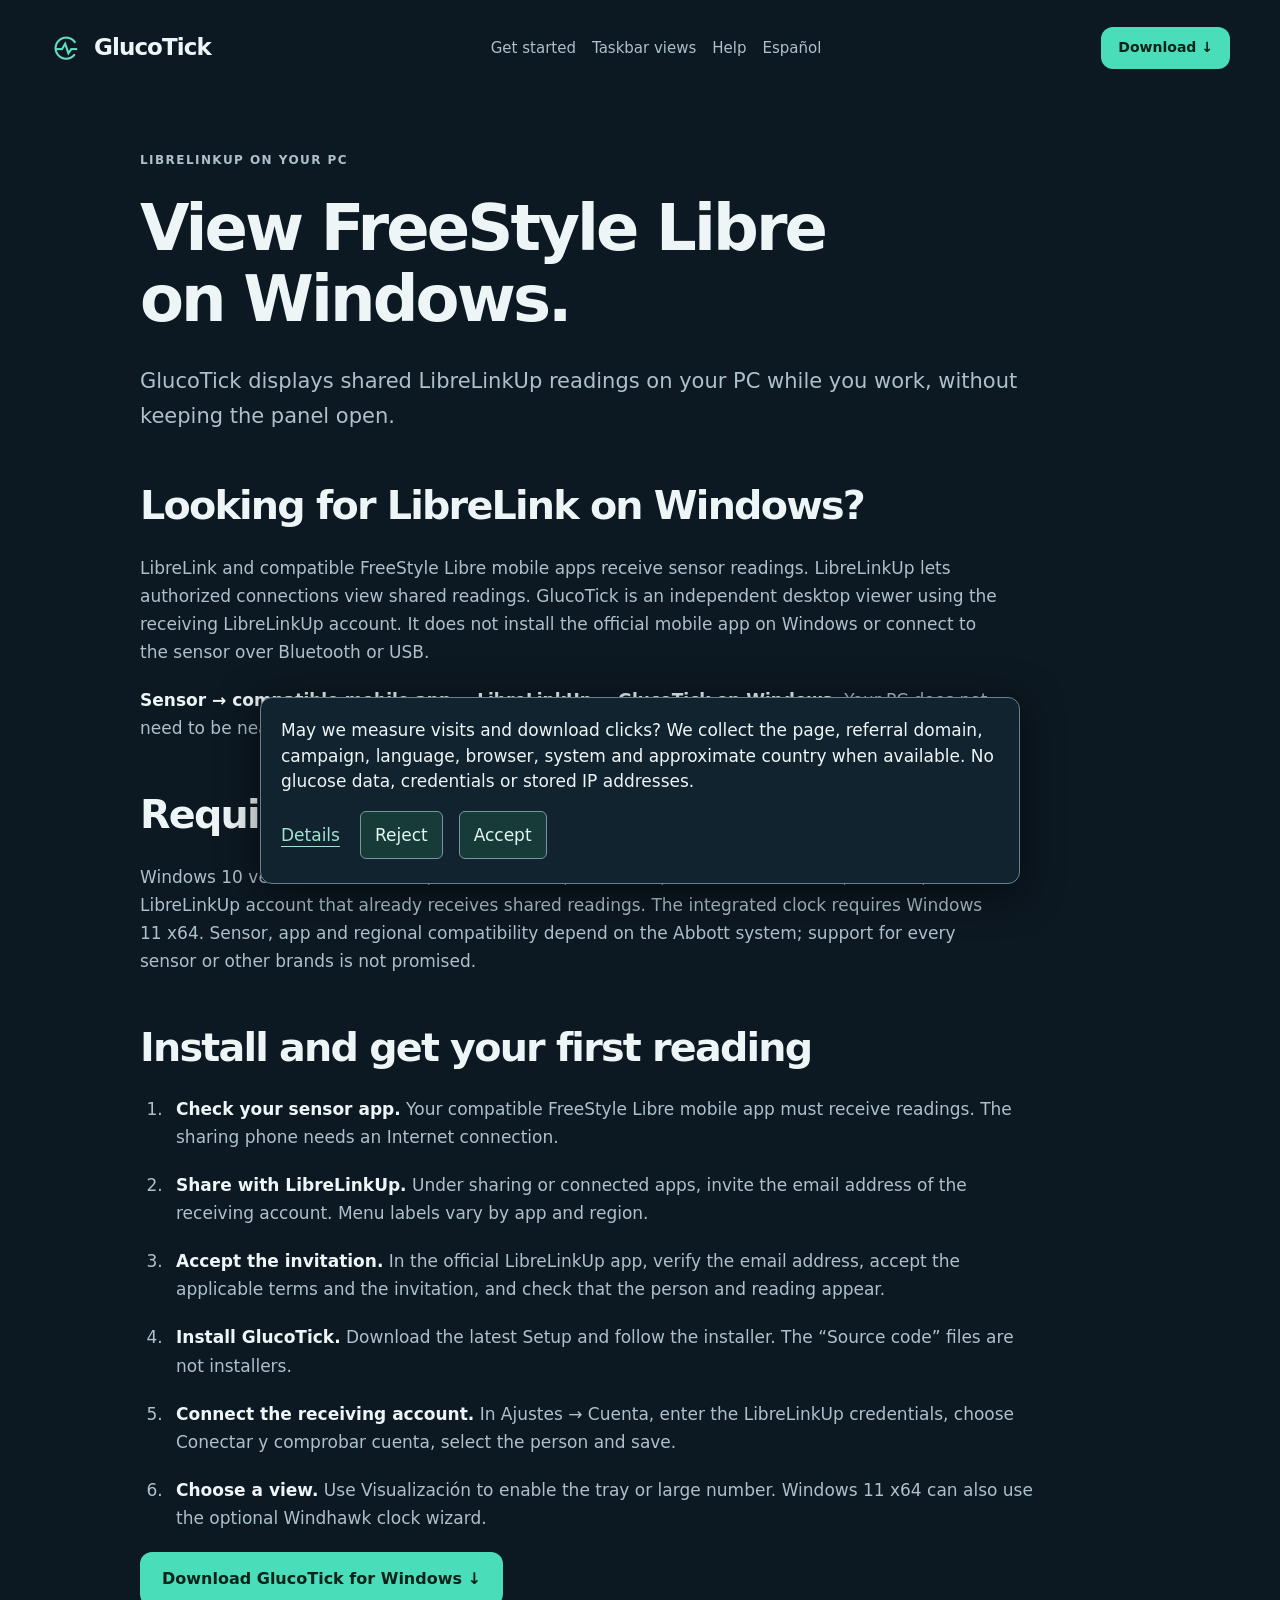
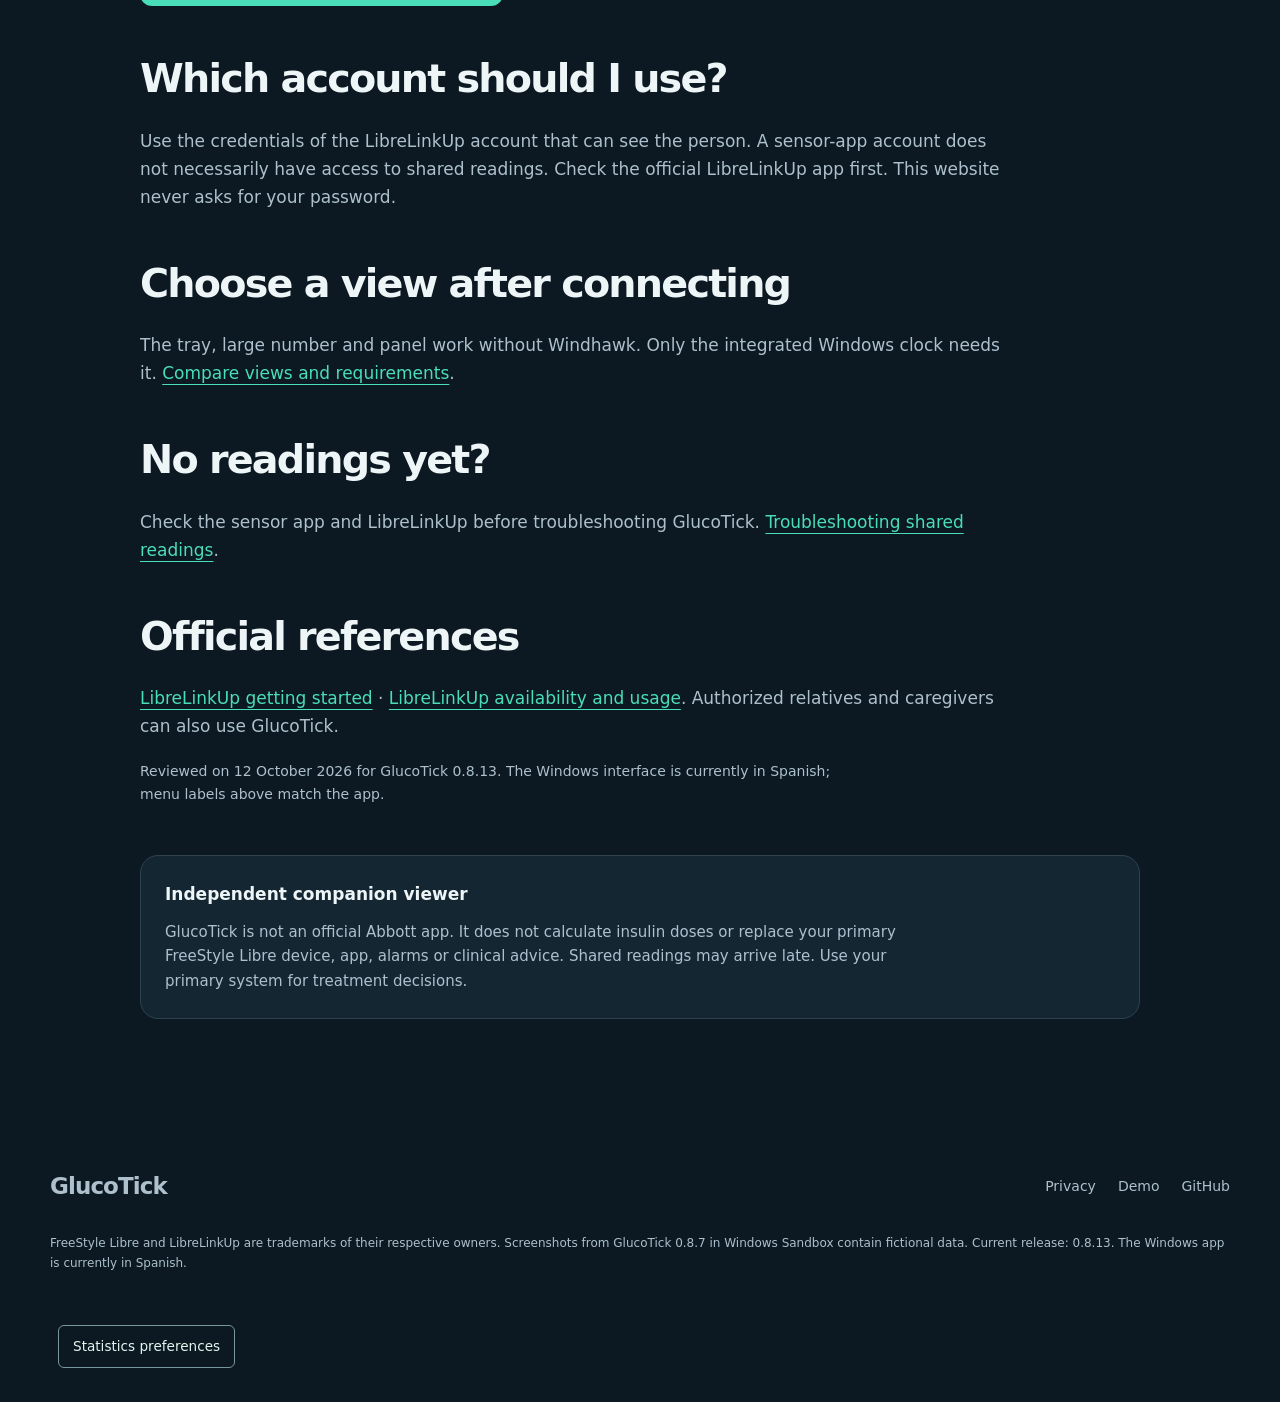
<file: docs/en/librelinkup-windows.html>
<!doctype html><html lang="en"><head><meta charset="utf-8"><meta name="viewport" content="width=device-width,initial-scale=1"><title>LibreLinkUp for Windows: view FreeStyle Libre on your PC | GlucoTick</title><meta name="description" content="View shared FreeStyle Libre glucose readings on Windows through LibreLinkUp. GlucoTick requirements, installation and account setup."><link rel="canonical" href="https://tiri14.github.io/glucotick-releases/en/librelinkup-windows.html"><link rel="alternate" hreflang="es" href="https://tiri14.github.io/glucotick-releases/librelinkup-windows.html"><link rel="alternate" hreflang="en" href="https://tiri14.github.io/glucotick-releases/en/librelinkup-windows.html"><link rel="alternate" hreflang="x-default" href="https://tiri14.github.io/glucotick-releases/librelinkup-windows.html"><meta property="og:type" content="website"><meta property="og:locale" content="en_US"><meta property="og:title" content="LibreLinkUp for Windows: view FreeStyle Libre on your PC | GlucoTick"><meta property="og:description" content="View shared FreeStyle Libre glucose readings on Windows through LibreLinkUp. GlucoTick requirements, installation and account setup."><meta property="og:url" content="https://tiri14.github.io/glucotick-releases/en/librelinkup-windows.html"><meta property="og:image" content="https://tiri14.github.io/glucotick-releases/assets/panel-dark.png"><meta property="og:image:alt" content="GlucoTick panel with fictional readings"><meta name="twitter:card" content="summary_large_image"><meta name="theme-color" content="#0c1822"><link rel="icon" href="../assets/icon.png?v=2"><link rel="stylesheet" href="../styles.css"><script src="../app.js" defer></script><script src="../analytics.js" defer></script></head><body><a class="skip" href="#contenido">Skip to content</a><header class="header wrap"><a class="brand" href="./"><img src="../assets/icon.png?v=2" width="32" height="32" alt="">GlucoTick</a><nav aria-label="Main"><a href="librelinkup-windows.html">Get started</a><a href="glucose-windows-taskbar.html">Taskbar views</a><a href="help.html">Help</a><a href="https://tiri14.github.io/glucotick-releases/librelinkup-windows.html" lang="es">Español</a></nav><a class="button small download" href="https://github.com/tiri14/glucotick-releases/releases/latest">Download ↓</a></header><main id="contenido" class="section wrap guide"><p class="eyebrow">LIBRELINKUP ON YOUR PC</p><h1>View FreeStyle Libre<br>on Windows.</h1><p class="lead">GlucoTick displays shared LibreLinkUp readings on your PC while you work, without keeping the panel open.</p><h2>Looking for LibreLink on Windows?</h2><p>LibreLink and compatible FreeStyle Libre mobile apps receive sensor readings. LibreLinkUp lets authorized connections view shared readings. GlucoTick is an independent desktop viewer using the receiving LibreLinkUp account. It does not install the official mobile app on Windows or connect to the sensor over Bluetooth or USB.</p><p><strong>Sensor → compatible mobile app → LibreLinkUp → GlucoTick on Windows.</strong> Your PC does not need to be near the sensor, but both the PC and the sharing phone need Internet.</p><h2>Requirements</h2><p>Windows 10 version 2004 or later, or Windows 11; an x64 PC; .NET Framework 4.8; Internet; and a LibreLinkUp account that already receives shared readings. The integrated clock requires Windows 11 x64. Sensor, app and regional compatibility depend on the Abbott system; support for every sensor or other brands is not promised.</p><h2>Install and get your first reading</h2><ol class="guide-steps"><li><strong>Check your sensor app.</strong> Your compatible FreeStyle Libre mobile app must receive readings. The sharing phone needs an Internet connection.</li><li><strong>Share with LibreLinkUp.</strong> Under sharing or connected apps, invite the email address of the receiving account. Menu labels vary by app and region.</li><li><strong>Accept the invitation.</strong> In the official LibreLinkUp app, verify the email address, accept the applicable terms and the invitation, and check that the person and reading appear.</li><li><strong>Install GlucoTick.</strong> Download the latest Setup and follow the installer. The “Source code” files are not installers.</li><li><strong>Connect the receiving account.</strong> In Ajustes → Cuenta, enter the LibreLinkUp credentials, choose Conectar y comprobar cuenta, select the person and save.</li><li><strong>Choose a view.</strong> Use Visualización to enable the tray or large number. Windows 11 x64 can also use the optional Windhawk clock wizard.</li></ol><p><a class="button download" href="https://github.com/tiri14/glucotick-releases/releases/latest">Download GlucoTick for Windows ↓</a></p><h2>Which account should I use?</h2><p>Use the credentials of the LibreLinkUp account that can see the person. A sensor-app account does not necessarily have access to shared readings. Check the official LibreLinkUp app first. This website never asks for your password.</p><h2>Choose a view after connecting</h2><p>The tray, large number and panel work without Windhawk. Only the integrated Windows clock needs it. <a href="glucose-windows-taskbar.html">Compare views and requirements</a>.</p><h2>No readings yet?</h2><p>Check the sensor app and LibreLinkUp before troubleshooting GlucoTick. <a href="help.html#no-readings">Troubleshooting shared readings</a>.</p><h2>Official references</h2><p><a href="https://www.librelinkup.com/articles/getting-started">LibreLinkUp getting started</a> · <a href="https://www.librelinkup.com/">LibreLinkUp availability and usage</a>. Authorized relatives and caregivers can also use GlucoTick.</p><p class="muted">Reviewed on 12 October 2026 for GlucoTick 0.8.13. The Windows interface is currently in Spanish; menu labels above match the app.</p><aside class="guide-note"><strong>Independent companion viewer</strong><p>GlucoTick is not an official Abbott app. It does not calculate insulin doses or replace your primary FreeStyle Libre device, app, alarms or clinical advice. Shared readings may arrive late. Use your primary system for treatment decisions.</p></aside></main><footer class="wrap footer"><a class="brand" href="./">GlucoTick</a><div><a href="privacy.html">Privacy</a><a href="demo.html">Demo</a><a href="https://github.com/tiri14/glucotick-releases">GitHub</a></div><p>FreeStyle Libre and LibreLinkUp are trademarks of their respective owners. Screenshots from GlucoTick 0.8.7 in Windows Sandbox contain fictional data. Current release: 0.8.13. The Windows app is currently in Spanish.</p></footer></body></html>
</file>
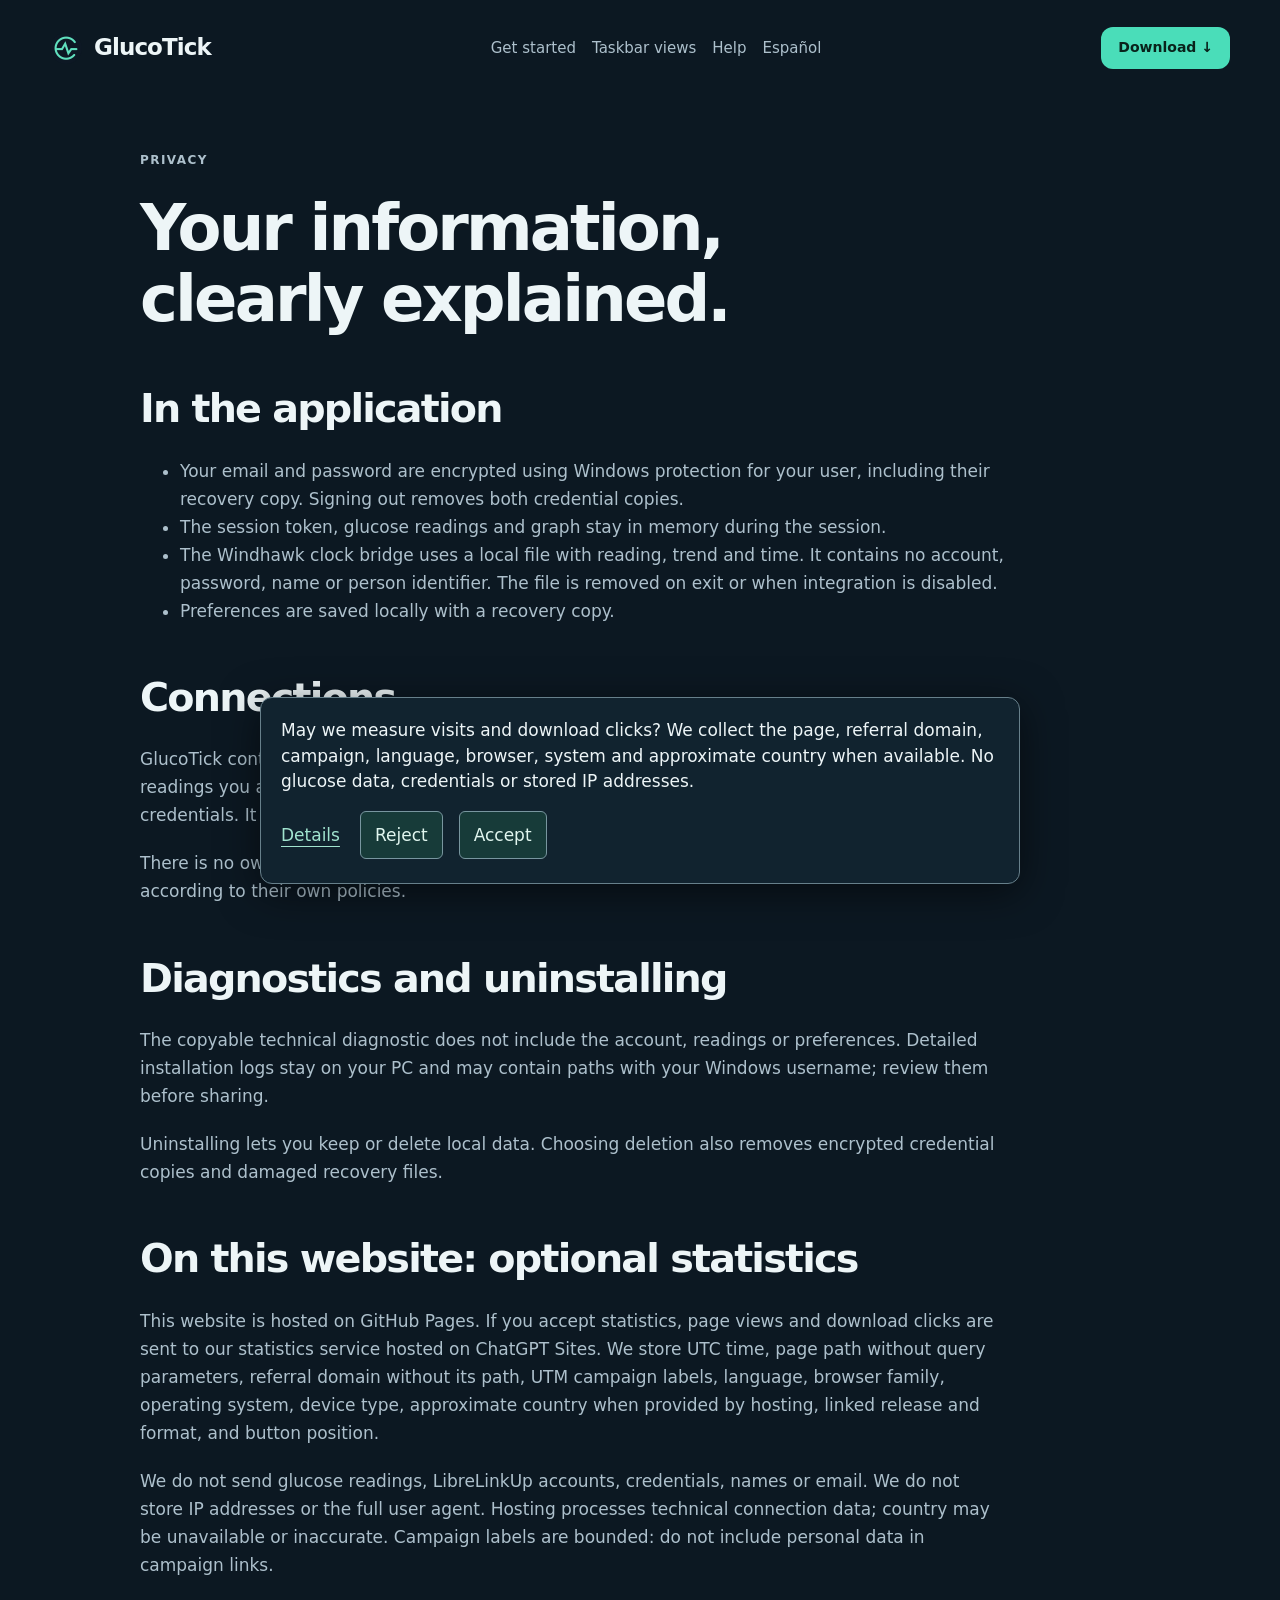
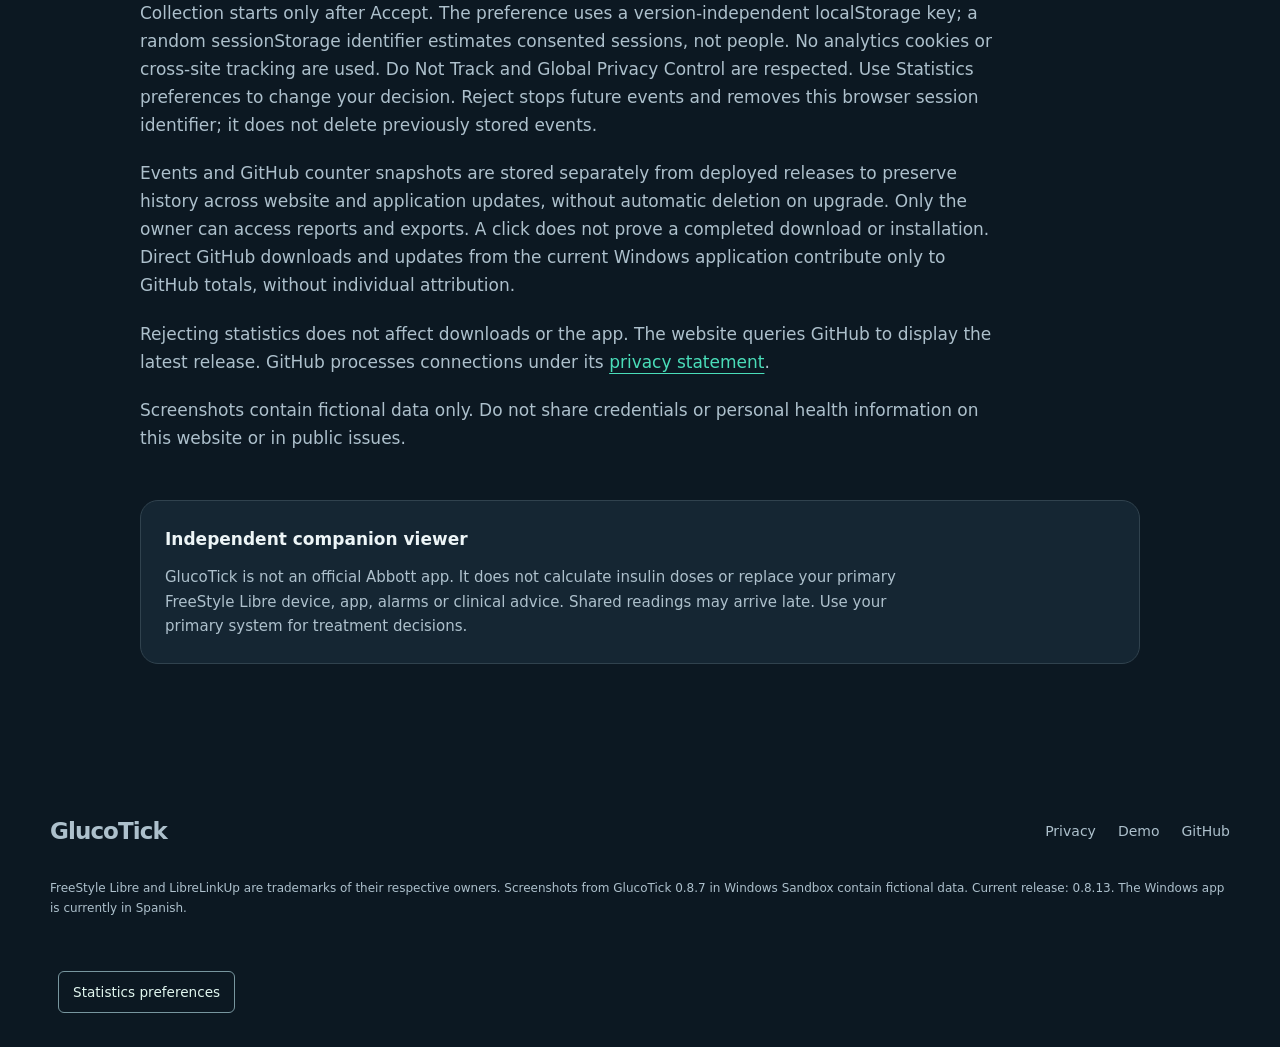
<file: docs/en/privacy.html>
<!doctype html><html lang="en"><head><meta charset="utf-8"><meta name="viewport" content="width=device-width,initial-scale=1"><title>GlucoTick privacy: credentials, readings and connections</title><meta name="description" content="How GlucoTick stores encrypted credentials and preferences on Windows and connects to LibreLinkUp and GitHub."><link rel="canonical" href="https://tiri14.github.io/glucotick-releases/en/privacy.html"><link rel="alternate" hreflang="es" href="https://tiri14.github.io/glucotick-releases/privacidad.html"><link rel="alternate" hreflang="en" href="https://tiri14.github.io/glucotick-releases/en/privacy.html"><link rel="alternate" hreflang="x-default" href="https://tiri14.github.io/glucotick-releases/privacidad.html"><meta property="og:type" content="website"><meta property="og:locale" content="en_US"><meta property="og:title" content="GlucoTick privacy: credentials, readings and connections"><meta property="og:description" content="How GlucoTick stores encrypted credentials and preferences on Windows and connects to LibreLinkUp and GitHub."><meta property="og:url" content="https://tiri14.github.io/glucotick-releases/en/privacy.html"><meta property="og:image" content="https://tiri14.github.io/glucotick-releases/assets/panel-dark.png"><meta property="og:image:alt" content="GlucoTick panel with fictional readings"><meta name="twitter:card" content="summary_large_image"><meta name="theme-color" content="#0c1822"><link rel="icon" href="../assets/icon.png?v=2"><link rel="stylesheet" href="../styles.css"><script src="../app.js" defer></script><script src="../analytics.js" defer></script></head><body><a class="skip" href="#contenido">Skip to content</a><header class="header wrap"><a class="brand" href="./"><img src="../assets/icon.png?v=2" width="32" height="32" alt="">GlucoTick</a><nav aria-label="Main"><a href="librelinkup-windows.html">Get started</a><a href="glucose-windows-taskbar.html">Taskbar views</a><a href="help.html">Help</a><a href="https://tiri14.github.io/glucotick-releases/privacidad.html" lang="es">Español</a></nav><a class="button small download" href="https://github.com/tiri14/glucotick-releases/releases/latest">Download ↓</a></header><main id="contenido" class="section wrap guide"><p class="eyebrow">PRIVACY</p><h1>Your information,<br>clearly explained.</h1><h2>In the application</h2><ul><li>Your email and password are encrypted using Windows protection for your user, including their recovery copy. Signing out removes both credential copies.</li><li>The session token, glucose readings and graph stay in memory during the session.</li><li>The Windhawk clock bridge uses a local file with reading, trend and time. It contains no account, password, name or person identifier. The file is removed on exit or when integration is disabled.</li><li>Preferences are saved locally with a recovery copy.</li></ul><h2>Connections</h2><p>GlucoTick contacts Abbott's LibreLinkUp service to authenticate and retrieve shared FreeStyle Libre readings you are authorized to see. It uses the receiving account. This website never asks for your credentials. It contacts GitHub for GlucoTick releases and validated Windhawk dependencies.</p><p>There is no own telemetry or automatic diagnostic upload. External providers handle connections according to their own policies.</p><h2>Diagnostics and uninstalling</h2><p>The copyable technical diagnostic does not include the account, readings or preferences. Detailed installation logs stay on your PC and may contain paths with your Windows username; review them before sharing.</p><p>Uninstalling lets you keep or delete local data. Choosing deletion also removes encrypted credential copies and damaged recovery files.</p><h2 id="web-statistics">On this website: optional statistics</h2><p>This website is hosted on GitHub Pages. If you accept statistics, page views and download clicks are sent to our statistics service hosted on ChatGPT Sites. We store UTC time, page path without query parameters, referral domain without its path, UTM campaign labels, language, browser family, operating system, device type, approximate country when provided by hosting, linked release and format, and button position.</p><p>We do not send glucose readings, LibreLinkUp accounts, credentials, names or email. We do not store IP addresses or the full user agent. Hosting processes technical connection data; country may be unavailable or inaccurate. Campaign labels are bounded: do not include personal data in campaign links.</p><p>Collection starts only after Accept. The preference uses a version-independent localStorage key; a random sessionStorage identifier estimates consented sessions, not people. No analytics cookies or cross-site tracking are used. Do Not Track and Global Privacy Control are respected. Use Statistics preferences to change your decision. Reject stops future events and removes this browser session identifier; it does not delete previously stored events.</p><p>Events and GitHub counter snapshots are stored separately from deployed releases to preserve history across website and application updates, without automatic deletion on upgrade. Only the owner can access reports and exports. A click does not prove a completed download or installation. Direct GitHub downloads and updates from the current Windows application contribute only to GitHub totals, without individual attribution.</p><p>Rejecting statistics does not affect downloads or the app. The website queries GitHub to display the latest release. GitHub processes connections under its <a href="https://docs.github.com/en/site-policy/privacy-policies/github-general-privacy-statement">privacy statement</a>.</p><p>Screenshots contain fictional data only. Do not share credentials or personal health information on this website or in public issues.</p><aside class="guide-note"><strong>Independent companion viewer</strong><p>GlucoTick is not an official Abbott app. It does not calculate insulin doses or replace your primary FreeStyle Libre device, app, alarms or clinical advice. Shared readings may arrive late. Use your primary system for treatment decisions.</p></aside></main><footer class="wrap footer"><a class="brand" href="./">GlucoTick</a><div><a href="privacy.html">Privacy</a><a href="demo.html">Demo</a><a href="https://github.com/tiri14/glucotick-releases">GitHub</a></div><p>FreeStyle Libre and LibreLinkUp are trademarks of their respective owners. Screenshots from GlucoTick 0.8.7 in Windows Sandbox contain fictional data. Current release: 0.8.13. The Windows app is currently in Spanish.</p></footer></body></html>
</file>
<file: docs/styles.css>
:root{color-scheme:dark;--bg:#0c1822;--surface:#152633;--text:#edf5f7;--muted:#adc0cc;--mint:#4addb9;--line:#30424e;font-family:"Segoe UI",system-ui,sans-serif;scroll-behavior:smooth}*{box-sizing:border-box}body{margin:0;background:var(--bg);color:var(--text);font-size:17px;line-height:1.65}a{color:var(--mint);text-underline-offset:5px}a:hover{color:#9cf5de}a:focus-visible,summary:focus-visible{outline:3px solid #fff;outline-offset:5px}img{max-width:100%;height:auto;display:block}figure{margin:0}h1,h2,h3,p{margin-top:0}h1,h2,h3{line-height:1.12;letter-spacing:-.045em}h1{font-size:clamp(52px,6vw,86px);font-weight:650;margin-bottom:28px}h1 em{font-style:normal;color:var(--mint)}h2{font-size:clamp(34px,4vw,52px);font-weight:630;margin-bottom:26px}h3{font-size:24px;font-weight:600;letter-spacing:-.025em;margin-bottom:14px}p{margin-bottom:20px}.wrap{width:min(1180px,calc(100% - 64px));margin-inline:auto}.header{min-height:96px;display:flex;align-items:center;justify-content:space-between;gap:22px}.brand{font-size:23px;font-weight:650;display:flex;align-items:center;gap:12px;color:var(--text);text-decoration:none;letter-spacing:-.04em}.header nav{display:flex;gap:30px;font-size:15px}.header nav a,.footer a{color:var(--muted);text-decoration:none}.button{display:inline-flex;align-items:center;justify-content:center;gap:24px;background:var(--mint);color:#09231b;text-decoration:none;padding:16px 22px;border-radius:12px;font-size:16px;font-weight:650;line-height:1.4;min-height:54px;transition:background .2s,transform .2s}.button:hover{color:#09231b;background:#7beccf;transform:translateY(-2px)}.button.small{padding:10px 17px;min-height:42px;font-size:14px}.hero{display:grid;grid-template-columns:1.05fr .85fr;gap:70px;align-items:center;padding-block:70px 80px}.eyebrow{font-size:12px;font-weight:700;letter-spacing:.12em;color:var(--mint);margin-bottom:22px}.dot{display:inline-block;width:7px;height:7px;border-radius:50%;background:var(--mint);margin-right:8px}.lead{font-size:21px;line-height:1.65;color:var(--muted);max-width:440px}.actions{display:flex;align-items:center;gap:25px;flex-wrap:wrap;margin-top:30px}.text-link{font-size:15px;font-weight:600;text-decoration:none}.download-info{font-size:13px;color:var(--muted);margin-top:16px}.hero-facts{display:flex;gap:12px;flex-wrap:wrap;font-size:12px;margin-top:35px;color:var(--muted)}.hero-facts span{border:1px solid var(--line);border-radius:50px;padding:6px 10px}.hero-image{position:relative;isolation:isolate}.hero-image>img{width:100%;border-radius:15px;border:1px solid #41535b;box-shadow:0 30px 100px #0005;position:relative}.image-glow{position:absolute;inset:-40px;background:radial-gradient(ellipse,#26d7ad20,transparent 65%);z-index:-1}.hero-image figcaption{font-size:12px;color:var(--muted);text-align:center;margin-top:15px}.intro-band{border-block:1px solid var(--line);background:#12212b}.intro-band .wrap{padding-block:28px;display:flex;justify-content:space-between;gap:20px;align-items:center}.intro-band p{margin:0;font-size:21px}.intro-band span{font-size:15px;color:var(--muted)}.section{padding-block:94px;scroll-margin-top:22px}.section-top{display:grid;grid-template-columns:1fr .65fr;gap:70px;align-items:end;margin-bottom:28px}.section-top>p{color:var(--muted);max-width:440px}.view-grid{display:grid;grid-template-columns:repeat(3,1fr);gap:18px}.view-card{padding:28px;background:var(--surface);border:1px solid var(--line);border-radius:22px;display:flex;flex-direction:column}.card-index{font-size:11px;letter-spacing:.1em;color:var(--muted);font-weight:600}.view-card p{font-size:16px;color:var(--muted)}.view-card small{font-size:11px;color:var(--muted);margin-top:auto;padding-top:14px}.tray-demo,.taskbar-demo,.clock-demo{height:132px;display:flex;align-items:center;justify-content:center;gap:24px;color:var(--mint);margin-bottom:15px}.tray-demo strong{font-size:40px}.or{font-size:13px;color:var(--muted)}.taskbar-demo{background:radial-gradient(ellipse at center,#273843,transparent 70%)}.taskbar-demo img{width:208px}.clock-demo{gap:20px}.clock-reading{font-size:25px;font-weight:650}.clock-demo>span:last-child{text-align:center;color:var(--text);line-height:1.3;font-size:19px}.clock-demo small{font-size:11px;display:block;padding:0;margin:0}.detail-section,.freshness,.clock-section{display:grid;grid-template-columns:1fr .85fr;gap:85px;align-items:center}.detail-copy>p,.freshness p,.clock-section p{color:var(--muted)}.feature-list{padding:0;margin:32px 0 0;list-style:none}.feature-list li{border-top:1px solid var(--line);padding:20px 0}.feature-list strong,.feature-list span{display:block}.feature-list strong{font-size:17px;margin-bottom:7px}.feature-list span{font-size:15px;color:var(--muted)}.screen img{border-radius:14px;border:1px solid #41535b;box-shadow:0 20px 55px #0003}.screen figcaption,.caption{font-size:12px;color:var(--muted);margin-top:15px}.freshness{background:#182632;border-radius:28px;padding:48px;gap:65px}.stale-screen{max-width:360px;justify-self:center}.freshness h2{font-size:40px}.settings-grid{display:grid;grid-template-columns:1fr 1fr;gap:40px 32px}.settings-grid article>p{color:var(--muted);font-size:16px;min-height:80px}.settings-grid h3{margin-top:12px}.settings-grid img{border-radius:12px;border:1px solid var(--line)}.settings-grid a{display:block;transition:transform .2s}.settings-grid a:hover{transform:translateY(-3px)}.steps{padding:0;list-style:none;display:grid;grid-template-columns:repeat(3,1fr);gap:40px;margin-top:40px}.steps li>span{display:inline-flex;justify-content:center;align-items:center;border:1px solid #4addb960;border-radius:50%;width:44px;height:44px;color:var(--mint);margin-bottom:22px}.steps p{font-size:16px;color:var(--muted)}.requirements{display:grid;grid-template-columns:160px 1fr;gap:28px;border-top:1px solid var(--line);padding-top:26px;margin-top:36px;font-size:14px}.requirements p{color:var(--muted);margin:0}.clock-section{border-block:1px solid var(--line)}.plain-list{padding-left:22px;color:var(--muted);font-size:15px}.plain-list li{margin-bottom:9px}.muted{color:var(--muted);font-size:14px}.two-cards{display:grid;grid-template-columns:1fr 1fr;gap:24px}.info-card{border:1px solid var(--line);border-radius:24px;padding:36px;background:var(--surface)}.symbol{display:block;color:var(--mint);font-size:38px;margin-bottom:22px}.info-card h2{font-size:36px}.info-card p:not(.eyebrow){color:var(--muted);font-size:16px}.faq{max-width:860px;padding-top:20px}details{border-bottom:1px solid var(--line);padding:21px 0}summary{font-size:19px;cursor:pointer;list-style:none;padding-right:35px;position:relative;font-weight:550}summary::-webkit-details-marker{display:none}summary:after{content:'+';position:absolute;right:4px;top:0;color:var(--mint);font-size:24px}details[open] summary:after{content:'−'}details p{color:var(--muted);font-size:16px;margin:20px 0 4px;max-width:70ch}.final-cta{display:flex;justify-content:space-between;align-items:center;gap:40px;padding:48px;background:linear-gradient(120deg,#1c3f3b,#173039);border:1px solid #36574e;border-radius:28px}.final-cta h2{margin:0}.final-cta .muted{max-width:290px;margin-top:15px;margin-bottom:0}.footer{padding-block:55px 30px;display:flex;gap:28px;flex-wrap:wrap;justify-content:space-between;align-items:center}.footer>div{display:flex;gap:22px;font-size:14px}.footer>p{flex-basis:100%;font-size:12px;color:var(--muted);margin-top:0}.skip{position:absolute;top:-100px;left:10px;padding:12px;background:var(--surface);z-index:10}.skip:focus{top:10px}.privacy{max-width:780px;min-height:70vh}.privacy p,.privacy li{color:var(--muted)}
@media(max-width:1000px){.hero{gap:35px}.hero-facts{margin-top:20px}.view-card{padding:22px}.view-grid{gap:12px}.clock-reading{font-size:20px}.detail-section,.clock-section{gap:40px}.freshness{gap:30px}.section-top{gap:35px}.hero h1{font-size:60px}}
@media(max-width:760px){.wrap{width:calc(100% - 40px)}.header{min-height:80px}.header nav{display:none}.brand{font-size:21px}.hero{grid-template-columns:1fr;gap:45px;padding-block:42px 54px}.hero h1{font-size:clamp(46px,10vw,70px)}.lead{font-size:19px}.hero-image{max-width:420px;width:90%;justify-self:center}.intro-band .wrap{display:block}.intro-band p{font-size:18px;margin-bottom:6px}.intro-band span{font-size:14px}.section{padding-block:60px}.section-top{display:block;margin-bottom:28px}.section-top>p{max-width:none}.view-grid,.detail-section,.freshness,.clock-section,.settings-grid,.steps,.two-cards{grid-template-columns:1fr;gap:24px}.view-card{padding:28px}.view-card small{margin-top:0}.tray-demo,.taskbar-demo,.clock-demo{height:90px}.clock-reading{font-size:25px}.detail-section>.screen{max-width:420px;justify-self:center;width:90%}.freshness{padding:28px}.freshness h2{font-size:34px}.stale-screen{width:85%;max-width:350px}.settings-grid{gap:40px}.settings-grid article>p{min-height:0}.steps{gap:24px}.steps li{display:grid;grid-template-columns:44px 1fr;column-gap:20px}.steps li>span{grid-row:1/3}.steps h3{font-size:22px;margin-top:8px}.steps p{grid-column:2}.requirements{grid-template-columns:1fr;gap:8px}.info-card{padding:28px}.info-card h2{font-size:32px}.faq summary{font-size:17px}.final-cta{padding:28px;display:block}.final-cta h2{margin-bottom:28px}.footer{padding-top:38px}.footer>div{gap:18px}.actions{gap:18px}.hero-facts{gap:8px}}
@media(prefers-reduced-motion:reduce){:root{scroll-behavior:auto}*,*:before,*:after{transition:none!important}}
@media(forced-colors:active){.button,.view-card,.info-card,.final-cta,.freshness{border:1px solid CanvasText}.dot{background:CanvasText}}
.hero-image .image-glow{inset:0}.hero>* ,.view-grid>* ,.section-top>* ,.detail-section>* ,.freshness>* ,.clock-section>* ,.two-cards>*{min-width:0}
@media(max-width:760px){.header{flex-wrap:wrap;padding-block:16px}.header nav{display:flex;order:3;flex-basis:100%;justify-content:space-between;gap:12px}.header nav a{min-height:35px;display:inline-flex;align-items:center}}
.native-gallery{padding-top:32px}.gallery-tabs{display:flex;gap:8px;padding:7px;border:1px solid var(--line);background:#10202b;border-radius:18px;margin-bottom:18px}.gallery-tabs[hidden]{display:none}.gallery-tabs button{flex:1;border:0;border-radius:12px;padding:14px 10px;min-height:52px;font:600 14px/1.4 "Segoe UI",system-ui,sans-serif;background:transparent;color:var(--muted);cursor:pointer;text-align:center;transition:background .2s,color .2s}.gallery-tabs button span{font-size:11px;opacity:.7;margin-right:7px}.gallery-tabs button:hover{background:#243b47;color:var(--text)}.gallery-tabs button[aria-selected=true]{background:var(--mint);color:#09231b}.gallery-tabs button:focus-visible{outline:3px solid #fff;outline-offset:3px}.gallery-stage{border:1px solid var(--line);border-radius:24px;overflow:hidden;background:radial-gradient(ellipse at 80% 35%,#24473d44,transparent 75%),#142430}.native-shot{padding:28px 32px 32px}.native-shot+.native-shot{border-top:1px solid var(--line)}.gallery-enhanced .native-shot+.native-shot{border-top:0}.native-shot[hidden]{display:none}.capture-heading{display:flex;gap:16px;justify-content:space-between;align-items:center}.capture-heading>span{font-size:11px;font-weight:650;letter-spacing:.09em;color:var(--muted)}.capture-heading i{display:inline-block;width:6px;height:6px;border-radius:50%;background:var(--mint);margin-right:8px}.capture-heading a{font-size:13px;text-decoration:none}.capture-image{display:flex;justify-content:flex-end;max-width:800px;margin:40px auto 32px;border:1px solid #466372;border-radius:14px;overflow:hidden;box-shadow:0 22px 50px #0004;background:#092232}.capture-image img{display:block;width:800px;max-width:100%;height:auto;flex-shrink:0}.native-shot figcaption{display:grid;grid-template-columns:1fr 1fr;gap:42px;align-items:center}.native-shot figcaption .eyebrow{font-size:10px;display:block;margin:0 0 10px}.native-shot figcaption h3{font-size:28px;line-height:1.25;margin:0}.native-shot figcaption p{color:var(--muted);font-size:15px;margin:0}.native-shot figcaption p a{display:inline-block;margin-top:8px}.gallery-note{font-size:12px;color:var(--muted);max-width:82ch;margin:16px 0 0}
@media(max-width:760px){.gallery-tabs{display:grid;grid-template-columns:1fr 1fr;gap:6px}.gallery-tabs button{font-size:13px;padding:12px 7px;min-height:60px}.gallery-tabs button span{display:block;margin:0 0 2px}.native-shot{padding:22px 18px 26px}.capture-heading{gap:12px}.capture-heading>span{font-size:9px;letter-spacing:.04em}.capture-heading a{font-size:11px;white-space:nowrap}.capture-image{margin:30px 0 26px}.capture-image img{max-width:none;width:800px}.native-shot figcaption{grid-template-columns:1fr;gap:16px}.native-shot figcaption h3{font-size:24px}.native-gallery{padding-top:15px}.header nav{gap:9px;font-size:13px}}

/* Guides share the existing site design. */
.header nav{flex-wrap:wrap;gap:16px}.hero h1{font-size:clamp(40px,4.1vw,60px);line-height:1.13}.hero .lead{max-width:540px;font-size:19px}.guide{max-width:1000px;padding-top:55px}.guide h1{font-size:clamp(36px,5vw,66px);overflow-wrap:break-word}.guide h2{font-size:clamp(28px,3.1vw,40px);margin-top:50px;scroll-margin-top:24px}.guide p,.guide li{max-width:80ch;color:var(--muted)}.guide .lead{max-width:70ch}.guide strong{color:var(--text)}.guide-shot{margin:32px 0}.guide-shot img{width:100%;border-radius:12px;border:1px solid var(--line)}.guide-shot figcaption{font-size:13px;color:var(--muted);margin-top:10px}.guide-steps{padding-left:28px}.guide-steps li{padding-left:8px;margin-bottom:20px}.guide-note{margin-top:48px;border:1px solid var(--line);border-radius:18px;background:var(--surface);padding:24px}.guide-note p{font-size:15px;margin:12px 0 0}.guide-toc{display:flex;flex-wrap:wrap;gap:12px 22px}.guide-demo-link{margin-top:26px}.table-scroll{overflow-x:auto;margin:30px 0;border:1px solid var(--line);border-radius:12px}.table-scroll table{border-collapse:collapse;width:100%;font-size:15px;text-align:left}.table-scroll caption{text-align:left;padding:16px;color:var(--text);font-weight:600}.table-scroll th,.table-scroll td{padding:14px;border-top:1px solid var(--line);vertical-align:top}.table-scroll th{color:var(--text)}.table-scroll td{color:var(--muted)}.demo-scene{margin:35px 0;background:var(--surface);border:1px solid var(--line);border-radius:20px;padding:28px}.demo-scene h2{margin-top:0}.demo-scene img{width:100%;border:1px solid var(--line);border-radius:10px;margin:24px 0}.demo-scene[hidden],.demo-controls[hidden]{display:none}.demo-controls{display:flex;flex-wrap:wrap;gap:12px;align-items:center}.demo-controls button{font:600 15px/1.4 'Segoe UI',system-ui,sans-serif;cursor:pointer;padding:12px 18px;border-radius:10px;border:1px solid var(--line);background:var(--mint);color:#09231b;min-height:44px}.demo-controls button:focus-visible{outline:3px solid white;outline-offset:4px}.demo-controls #demo-status{flex-basis:100%;margin:0;font-size:14px}.demo-scene p{margin-bottom:0}
@media(max-width:760px){.header nav{justify-content:flex-start;gap:8px 18px}.hero h1{font-size:clamp(36px,8.5vw,58px)}.guide{padding-top:32px}.table-scroll th,.table-scroll td{padding:10px;font-size:13px}.demo-scene{padding:20px}.guide .view-grid{gap:18px}}

.analytics-choice{position:fixed;bottom:16px;left:16px;right:16px;z-index:1000;max-width:760px;margin:auto;padding:20px;border:1px solid #67808b;border-radius:12px;background:#11232f;color:#edf5f7;box-shadow:0 8px 40px #0008;max-height:80vh;overflow:auto}.analytics-choice[hidden]{display:none}.analytics-choice p{margin:0 0 12px;line-height:1.5}.analytics-choice button,.analytics-settings{font:inherit;cursor:pointer;padding:9px 14px;border:1px solid #78969f;border-radius:6px;background:#173b39;color:#e1f6ef;margin:4px 8px}.analytics-choice a{color:#a1e4cf;margin-right:12px}.analytics-settings{font-size:.85rem;background:transparent}
</file>
